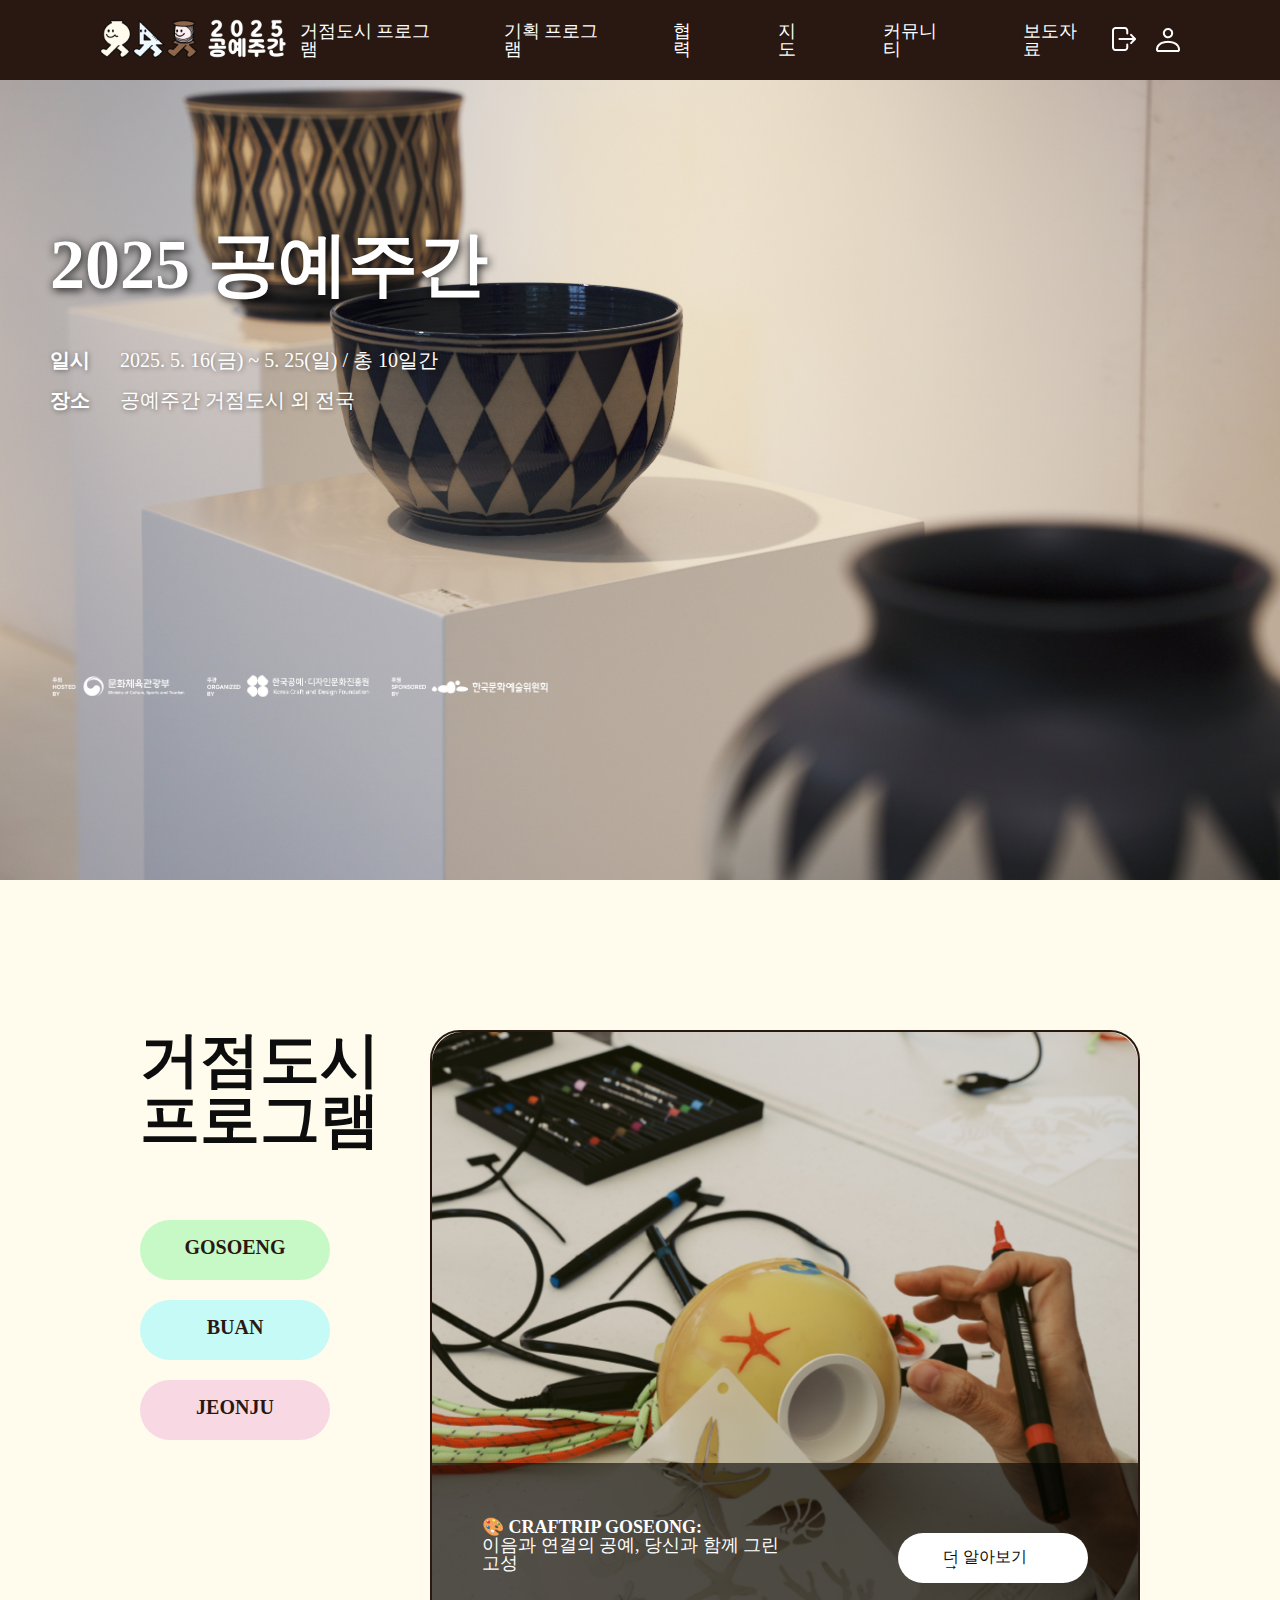
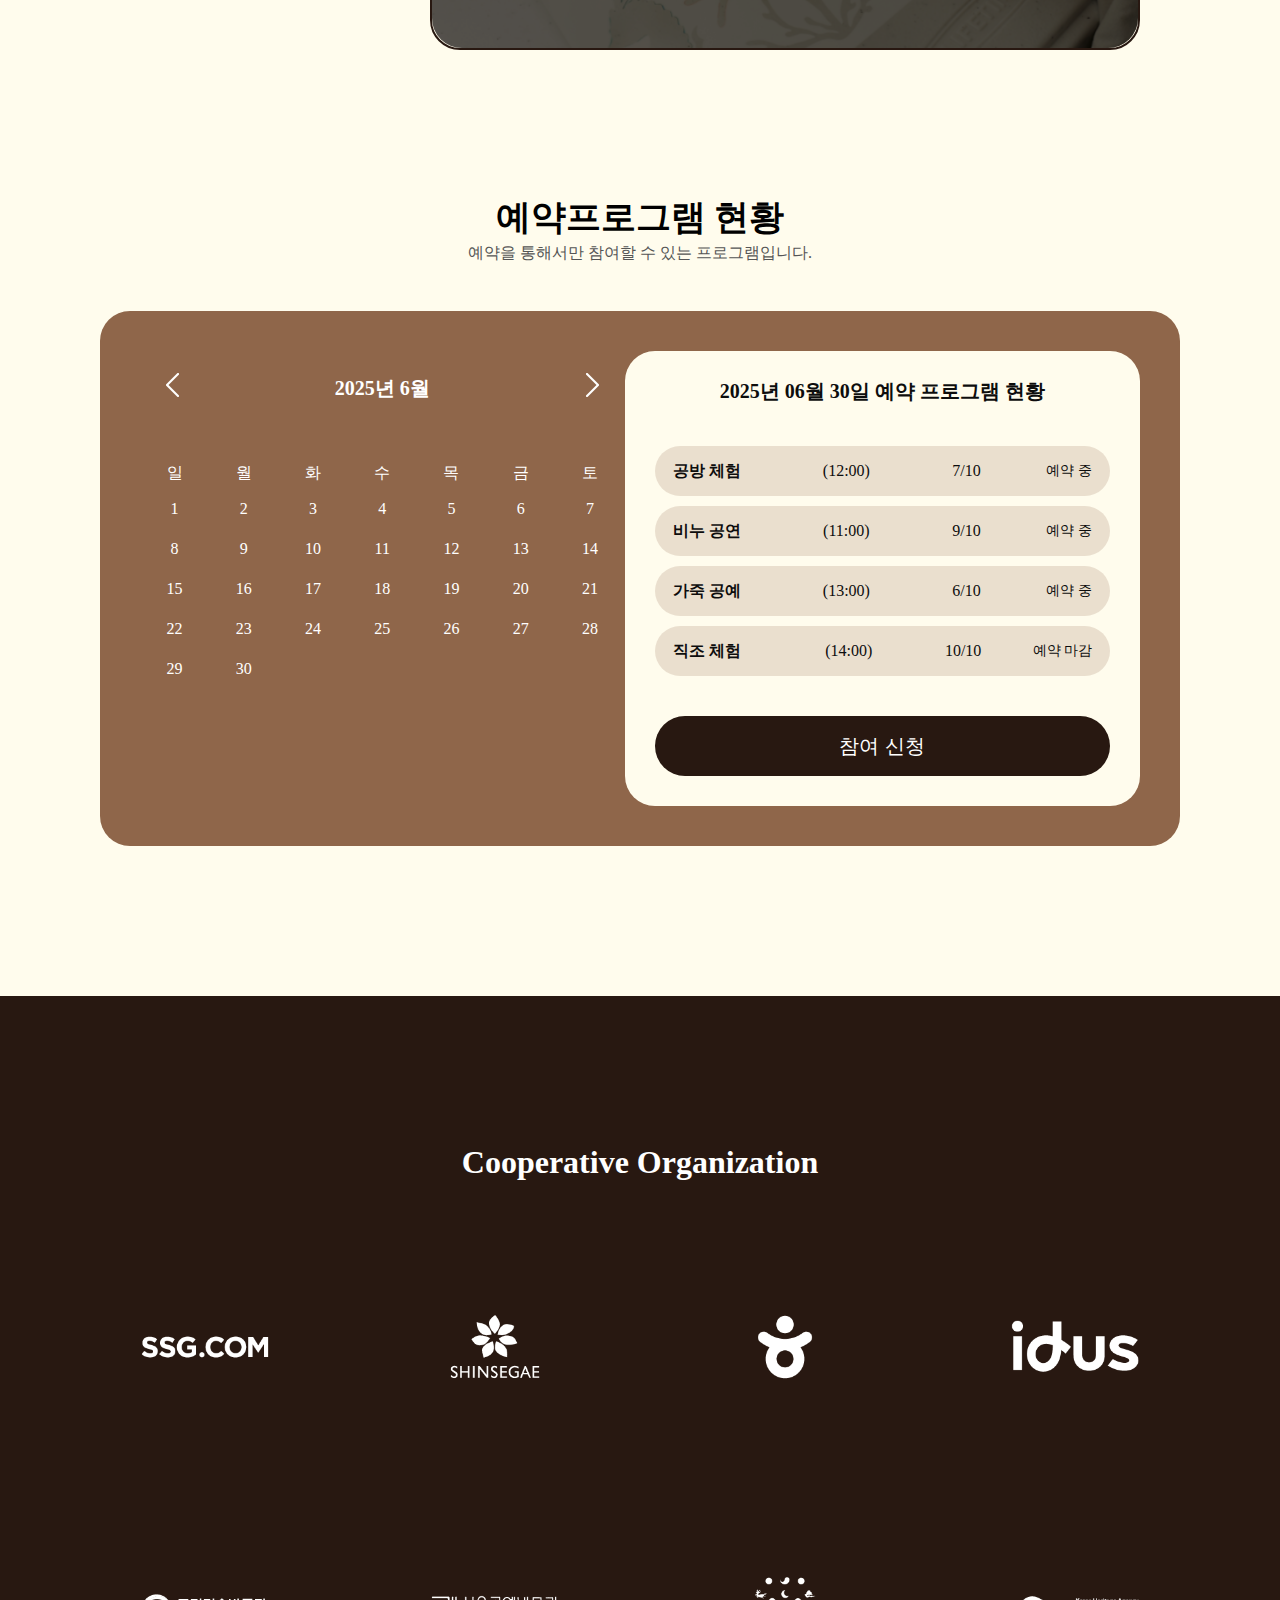
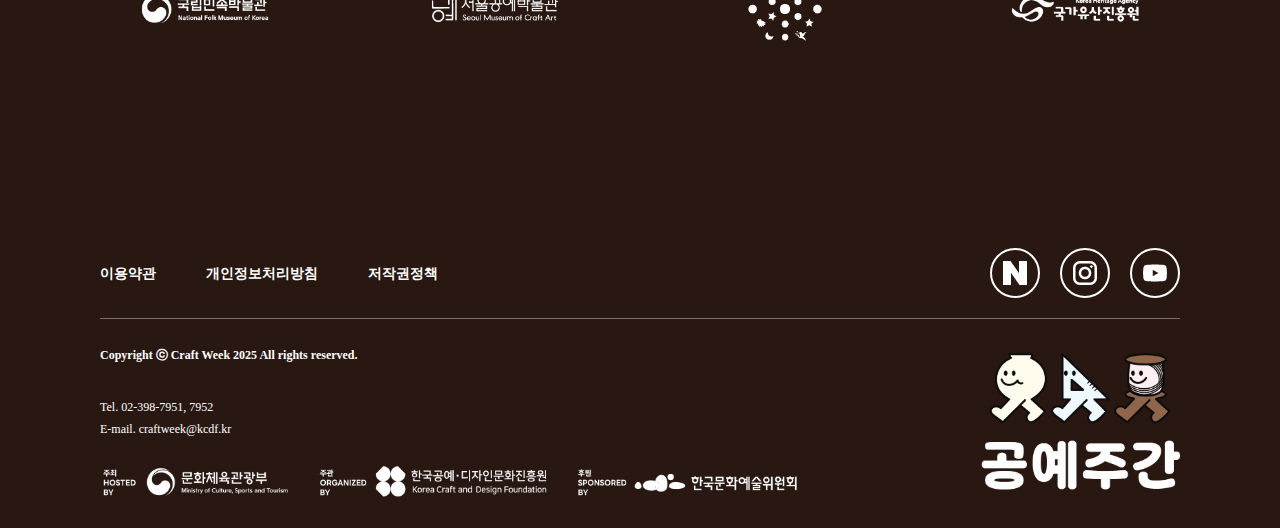
<file: index.html>
<!DOCTYPE html>
<html lang="en">

<head>
    <meta charset="UTF-8">
    <meta name="viewport" content="width=device-width, initial-scale=1.0">
    <title>Document</title>
    <link rel="stylesheet" href="./css/reset.css">
    <link rel="stylesheet" href="./css/common.css">
    <link rel="stylesheet" href="./css/style.css">
</head>

<body>
    <header class="main_header">
        <div class="header_container">
            <div class="logo">
                <a href="./index.html">
                    <img src="./img/logo_garo_ban.png" alt="header_logo">
                </a>
            </div>

            <nav class="main_nav">
                <ul class="nav_menu">
                    <li class="nav_item">
                        거점도시 프로그램
                        <div class="submenu">
                            <a href="./html/program.html">고성</a>
                            <a href="">부안</a>
                            <a href="">전주</a>
                        </div>
                    </li>
                    <li class="nav_item">
                        기획 프로그램
                        <div class="submenu">
                            <a href="./html/all_program.html">전체 프로그램</a>
                            <a href="./html/reservation.html">예약 프로그램</a>
                        </div>
                    </li>
                    <li class="nav_item">
                        협력
                        <div class="submenu">
                            <a href="./html/sub_cooperative.html">협력기관기업</a>
                            <a href="./html/sub_ccsc.html">공예창작지원센터</a>
                        </div>
                    </li>
                    <li class="nav_item">
                        <a href="./html/sub_map.html">지도</a>
                    </li>
                    <li class="nav_item">
                        커뮤니티
                        <div class="submenu">
                            <a href="./html/notice.html">공지사항</a>
                            <a href="./html/faq.html">FAQ</a>
                        </div>
                    </li>
                    <li class="nav_item">
                        <a href="./html/news.html">보도자료</a>
                    </li>
                </ul>
            </nav>

            <div class="header_icons">
                <div class="icon_btn">
                    <a href="./html/login.html">
                        <img src="./img/login_fff.png" alt="login">
                    </a>
                </div>
                <button class="icon_btn">
                    <img src="./img/mypage_fff.png" alt="mypage">
                </button>
                <button class="icon_btn hamburger">
                    <img src="./img/menu_fff.png" alt="menu">
                </button>
            </div>
        </div>
    </header>
    <main>
        <section class="main_door">
            <article class="door_items">
                <p class="door_title">2025 공예주간</p>
                <p class="door_text"><span>일시</span>2025. 5. 16(금) ~ 5. 25(일) / 총 10일간</p>
                <p class="door_text"><span>장소</span>공예주간 거점도시 외 전국</p>
                <div class="door_hosted"></div>
            </article>
        </section>
        <section class="program">
            <div class="program-tit">
                <h1>거점도시
                    <br />프로그램
                </h1>
            </div>
            <div class="program-wrap">
                <div class="program-btn-wrap">
                    <div class="program-btn program-btn1"><a href="./html/program.html">GOSOENG</a></div>
                    <div class="program-btn program-btn2"><a href="">BUAN</a></div>
                    <div class="program-btn program-btn3"><a href="">JEONJU</a></div>
                </div>
                <div class="program-img">
                    <a href="">
                        <img src="./img/g-3.png" alt="program">
                    </a>
                    <div class="opacity-box">
                        <div>
                            <h2><span>🎨 CRAFTRIP GOSEONG:</span> <br> 이음과 연결의 공예, 당신과 함께 그린 고성</h2>
                        </div>
                        <div class="op-btn">
                            <a href="./program.html">더 알아보기 →</a>
                        </div>

                    </div>
                </div>
            </div>
        </section>

        <section class="reservation-container">
            <div class="reservation-frame">
                <div class="reservation-title">
                    <h2>예약프로그램 현황</h2>
                    <p>예약을 통해서만 참여할 수 있는 프로그램입니다.</p>
                </div>

                <div class="reservation-box">
                    <div class="calendar-box">
                        <div class="calendar-header">
                            <button class="prev"><img src="./img/arrow_left_fff.png" alt="arrow_left"></button>
                            <h3>2025년 6월</h3>
                            <button class="next"><img src="./img/arrow_right_fff.png" alt="arrow_right"></button>
                        </div>
                        <table class="calendar-table">
                            <thead>
                                <tr>
                                    <th>일</th>
                                    <th>월</th>
                                    <th>화</th>
                                    <th>수</th>
                                    <th>목</th>
                                    <th>금</th>
                                    <th>토</th>
                                </tr>
                            </thead>
                            <tbody>
                                <tr>
                                    <td>1</td>
                                    <td>2</td>
                                    <td>3</td>
                                    <td>4</td>
                                    <td>5</td>
                                    <td>6</td>
                                    <td>7</td>
                                </tr>
                                <tr>
                                    <td>8</td>
                                    <td>9</td>
                                    <td>10</td>
                                    <td>11</td>
                                    <td>12</td>
                                    <td>13</td>
                                    <td>14</td>
                                </tr>
                                <tr>
                                    <td>15</td>
                                    <td>16</td>
                                    <td>17</td>
                                    <td>18</td>
                                    <td>19</td>
                                    <td>20</td>
                                    <td>21</td>
                                </tr>
                                <tr>
                                    <td>22</td>
                                    <td>23</td>
                                    <td>24</td>
                                    <td>25</td>
                                    <td>26</td>
                                    <td>27</td>
                                    <td>28</td>
                                </tr>
                                <tr>
                                    <td>29</td>
                                    <td>30</td>
                                    <td class="empty"></td>
                                    <td class="empty"></td>
                                    <td class="empty"></td>
                                    <td class="empty"></td>
                                    <td class="empty"></td>
                                </tr>
                            </tbody>
                        </table>
                    </div>
                    <div class="program-box">
                        <h3>2025년 06월 30일 예약 프로그램 현황</h3>

                        <ul class="program-list">
                            <li>
                                <span class="title">공방 체험</span>
                                <span class="time">(12:00)</span>
                                <span class="quota">7/10</span>
                                <span class="status">예약 중</span>
                            </li>
                            <li>
                                <span class="title">비누 공연</span>
                                <span class="time">(11:00)</span>
                                <span class="quota">9/10</span>
                                <span class="status">예약 중</span>
                            </li>
                            <li>
                                <span class="title">가죽 공예</span>
                                <span class="time">(13:00)</span>
                                <span class="quota">6/10</span>
                                <span class="status">예약 중</span>
                            </li>
                            <li>
                                <span class="title">직조 체험</span>
                                <span class="time">(14:00)</span>
                                <span class="quota">10/10</span>
                                <span class="status">예약 마감</span>
                            </li>
                        </ul>

                        <button class="apply-btn">참여 신청</button>
                    </div>
                </div>
            </div>
        </section>

        <section class="cooperative">
            <div class="container">
                <h2 class="title">Cooperative Organization</h2>
                <div class="image-grid">
                    <img src="./img/ssg_logo.png" alt="cooperative_logo1" />
                    <img src="./img/shinsegae_logo.png" alt="cooperative_logo2" />
                    <img src="./img/kto_logo-01.png" alt="cooperative_logo3" />
                    <img src="./img/idus_logo.png" alt="cooperative_logo4" />
                    <img src="./img/NationalFolk_Museum_Of_Korea_logo-01.png" alt="cooperative_logo5" />
                    <img src="./img/Seoul_Museum_of_Craft_Art_logo-01.png" alt="cooperative_logo6" />
                    <img src="./img/GyeonggiCeramic_Museum_logo-01.png" alt="cooperative_logo7" />
                    <img src="./img/Korea_Heritage_Agency_logo-01.png" alt="cooperative_logo8" />
                </div>
            </div>
        </section>
    </main>
    <footer>
        <div class="footer_first">
            <ul class="footer_notice">
                <li><a href="">이용약관</a></li>
                <li><a href="">개인정보처리방침</a></li>
                <li><a href="">저작권정책</a></li>
            </ul>
            <div class="footer_sns">
                <button class=" icon_btn naver">
                    <img src="./img/naver_fff.png" alt="naver">
                </button>
                <button class=" icon_btn instagram">
                    <img src="./img/instra_fff.png" alt="instagram">
                </button>
                <button class=" icon_btn youtube">
                    <img src="./img/youtube_fff.png" alt="youtube">
                </button>
            </div>
        </div>
        <div class="footer_second">
            <div>
                <p class="stress">Copyright ⓒ Craft Week 2025 All rights reserved.</p>
                <div class="footer_infrom">
                    <p>Tel. 02-398-7951, 7952</p>
                    <p>E-mail. craftweek@kcdf.kr</p>
                </div>
                <div class="footer_hosted"></div>
            </div>
            <div class="footer_logo"></div>
        </div>
    </footer>

    <script src="./js/script.js"></script>
</body>

</html>
</file>
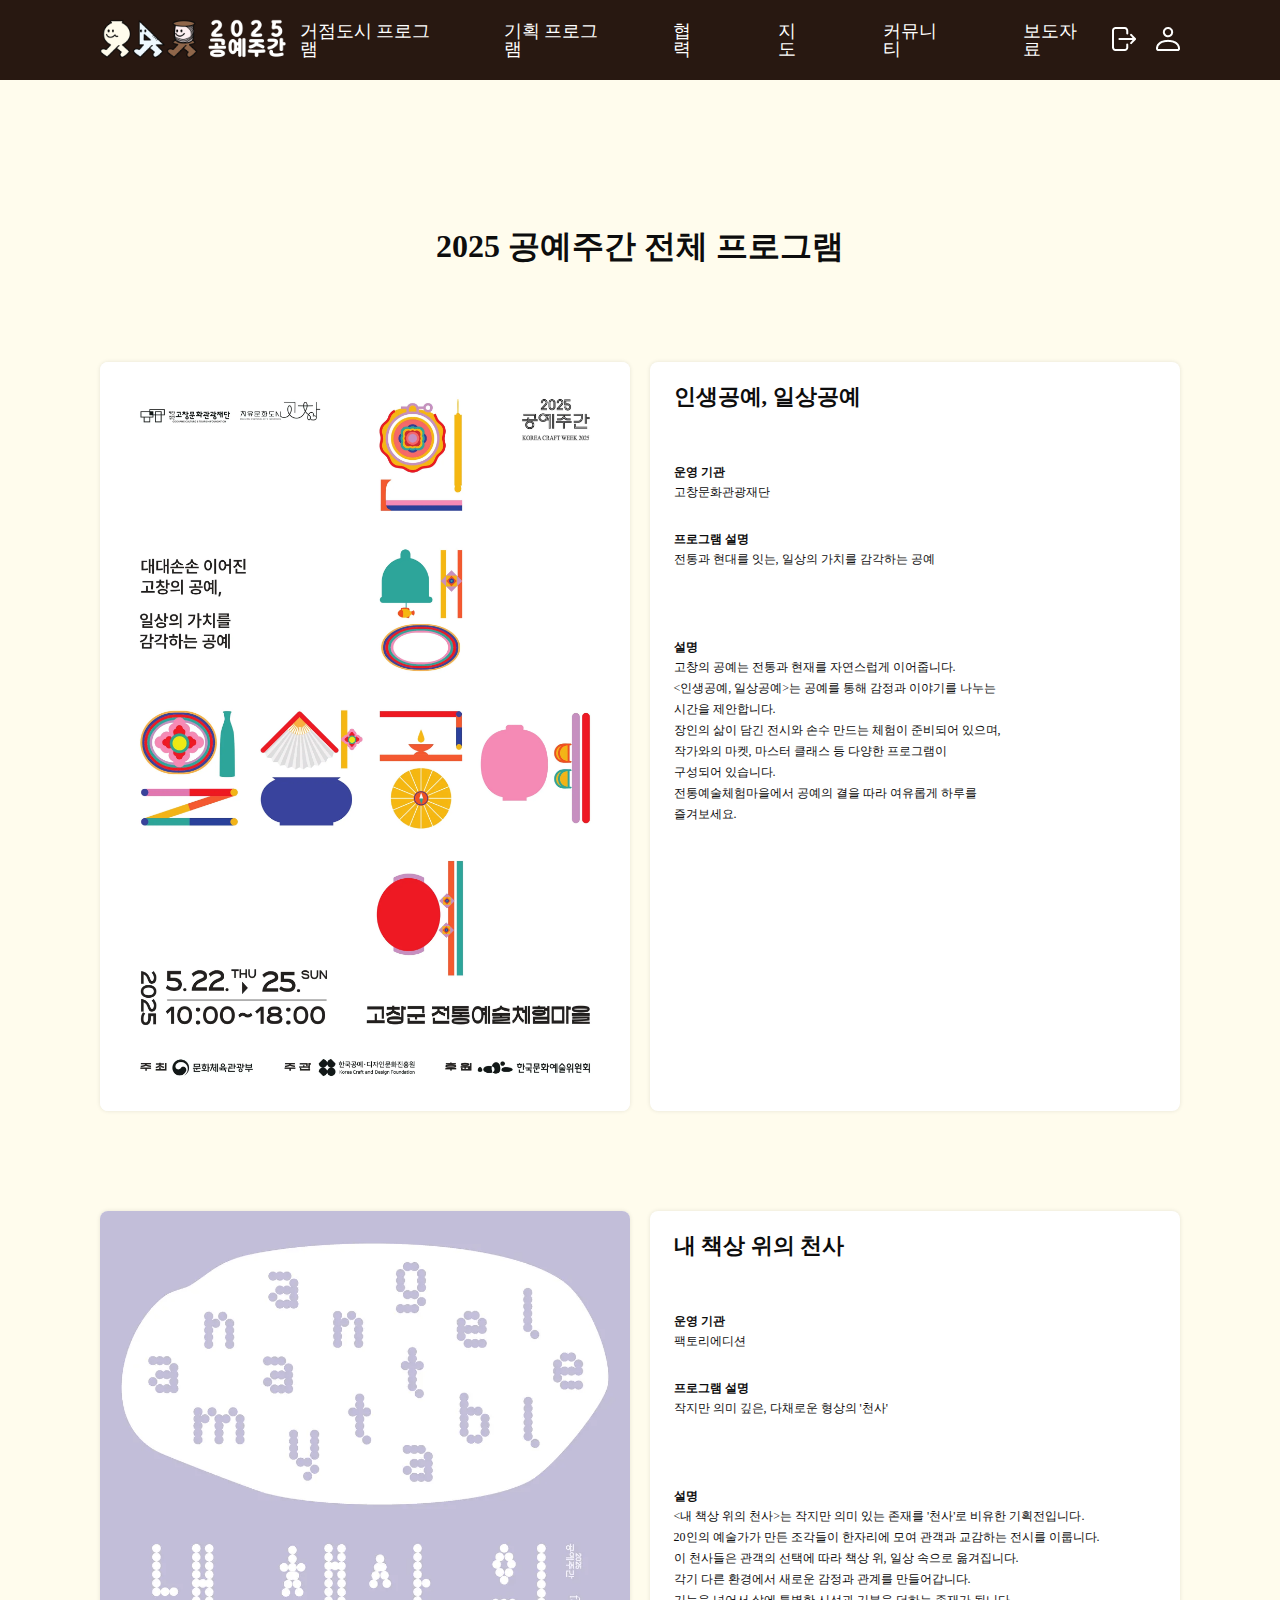
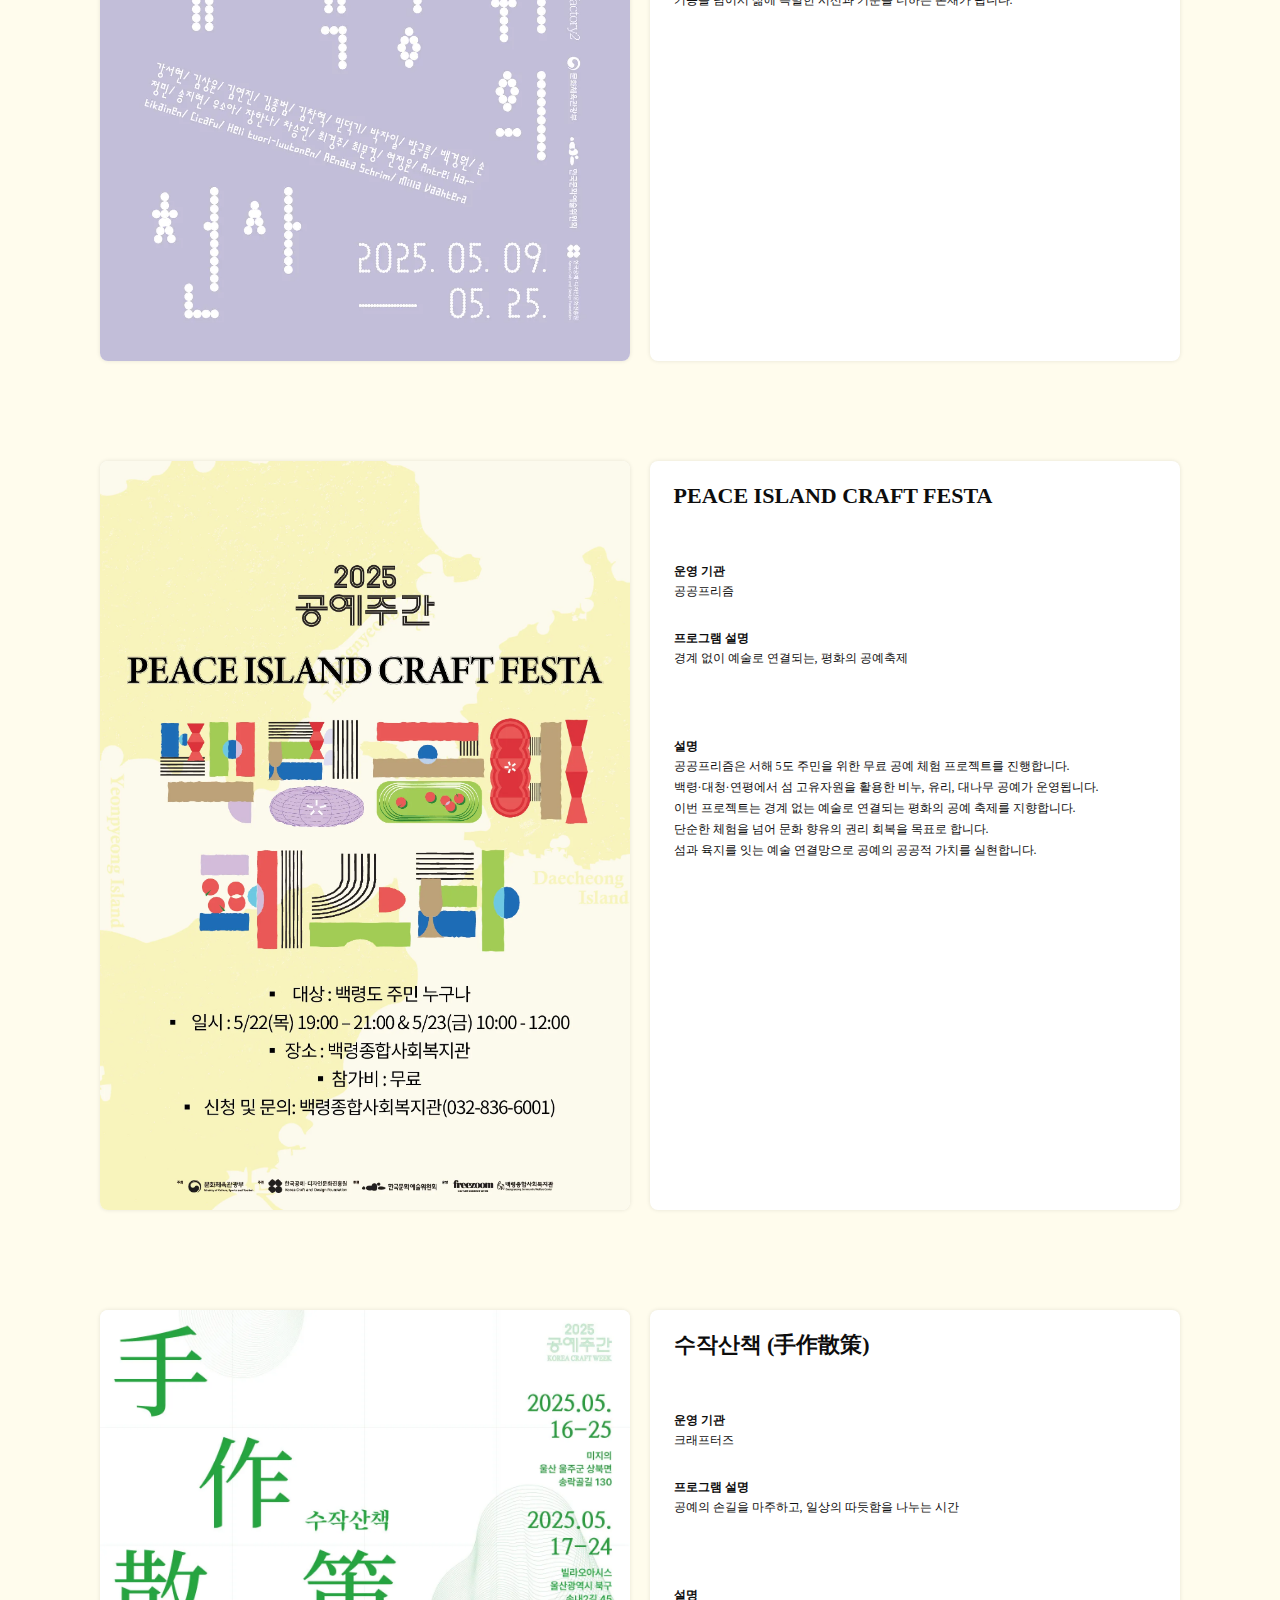
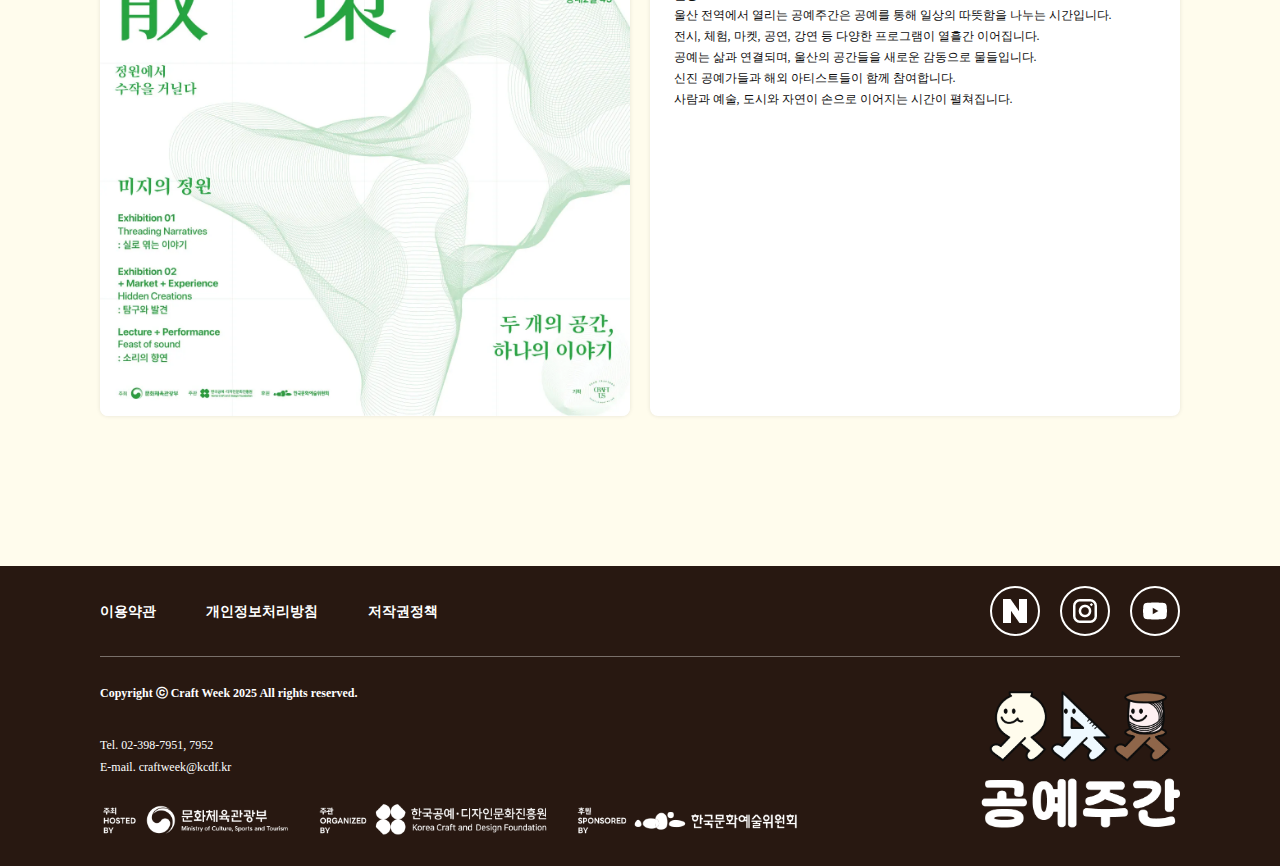
<file: html/all_program.html>
<!DOCTYPE html>
<html lang="en">

<head>
  <meta charset="UTF-8">
  <meta name="viewport" content="width=device-width, initial-scale=1.0">
  <title>Document</title>
  <link rel="stylesheet" href="../css/reset.css">
  <link rel="stylesheet" href="../css/common.css">
  <link rel="stylesheet" href="../css/all_program.css">
</head>

<body>
  <header class="main_header">
    <div class="header_container">
      <div class="logo">
        <a href="../index.html"><img src="../img/logo_garo_ban.png" alt="header_logo"></a>
      </div>

      <nav class="main_nav">
        <ul class="nav_menu">
          <li class="nav_item">
            거점도시 프로그램
            <div class="submenu">
              <a href="./program.html">고성</a>
              <a href="">부안</a>
              <a href="">전주</a>
            </div>
          </li>
          <li class="nav_item">
            기획 프로그램
            <div class="submenu">
              <a href="./all_program.html">전체 프로그램</a>
              <a href="./reservation_program.html">예약 프로그램</a>
            </div>
          </li>
          <li class="nav_item">
            협력
            <div class="submenu">
              <a href="./sub_cooperative.html">협력기관/기업</a>
              <a href="./sub_ccsc.html">공예창작지원센터</a>
            </div>
          </li>
          <li class="nav_item">
            <a href="../html/sub_map.html">지도</a>
          </li>
          <li class="nav_item">
            커뮤니티
            <div class="submenu">
              <a href="./notice.html">공지사항</a>
              <a href="./faq.html">FAQ</a>
            </div>
          </li>
          <li class="nav_item">
            <a href="./news.html">보도자료</a>
          </li>
        </ul>
      </nav>

      <div class="header_icons">
        <button class="icon_btn">
          <a href="./login.html">
            <img src="../img/login_fff.png" alt="">
          </a>
        </button>
        <button class="icon_btn">
          <a href="./mypage.html">
            <img src="../img/mypage_fff.png" alt="">
          </a>
        </button>
        <button class="icon_btn hamburger">
          <img src="../img/menu_fff.png" alt="">
        </button>
      </div>
    </div>
  </header>

  <main>
    <div class="program-title">
      <h2>2025 공예주간 전체 프로그램</h2>
    </div>

    <section class="program-wrapper">
      <div class="program-set">
        <div class="program-box image-box">
          <img src="../img/everyday_craft(8).webp" alt="일상 공예" />
        </div>
        <div class="program-box text-box">
          <h3>인생공예, 일상공예</h3>
          <div class="info-section">
            <span class="label">운영 기관</span>
            <p class="value">고창문화관광재단</p>
          </div>
          <div class="info-section">
            <span class="label">프로그램 설명</span>
            <p class="value">전통과 현대를 잇는, 일상의 가치를 감각하는 공예</p>
          </div>
          <div class="info-section">
            <span class="label">설명</span>
            <p class="value">
              고창의 공예는 전통과 현재를 자연스럽게 이어줍니다.<br>
              <인생공예, 일상공예>는 공예를 통해 감정과 이야기를 나누는<br>
                시간을 제안합니다.<br>
                장인의 삶이 담긴 전시와 손수 만드는 체험이 준비되어 있으며,<br>
                작가와의 마켓, 마스터 클래스 등 다양한 프로그램이<br>
                구성되어 있습니다.<br>
                전통예술체험마을에서 공예의 결을 따라 여유롭게 하루를<br>
                즐겨보세요.
            </p>
          </div>
        </div>
      </div>

      <div class="program-set">
        <div class="program-box image-box">
          <img src="../img/Angel_on_my_desk(3).webp" alt="내 책상 위의 천사" />
        </div>
        <div class="program-box text-box">
          <h3>내 책상 위의 천사</h3>
          <div class="info-section">
            <span class="label">운영 기관</span>
            <p class="value">팩토리에디션</p>
          </div>
          <div class="info-section">
            <span class="label">프로그램 설명</span>
            <p class="value">작지만 의미 깊은, 다채로운 형상의 '천사'</p>
          </div>
          <div class="info-section">
            <span class="label">설명</span>
            <p class="value">
              <내 책상 위의 천사>는 작지만 의미 있는 존재를 '천사'로 비유한 기획전입니다.<br>
                20인의 예술가가 만든 조각들이 한자리에 모여 관객과 교감하는 전시를 이룹니다.<br>
                이 천사들은 관객의 선택에 따라 책상 위, 일상 속으로 옮겨집니다.<br>
                각기 다른 환경에서 새로운 감정과 관계를 만들어갑니다.<br>
                기능을 넘어서 삶에 특별한 시선과 기분을 더하는 존재가 됩니다.
            </p>
          </div>
        </div>
      </div>

      <div class="program-set">
        <div class="program-box image-box">
          <img src="../img/Baengnyeong_Craft_Festival(4).webp" alt="PEACE ISLAND CRAFT FESTA" />
        </div>
        <div class="program-box text-box">
          <h3>PEACE ISLAND CRAFT FESTA</h3>
          <div class="info-section">
            <span class="label">운영 기관</span>
            <p class="value">공공프리즘</p>
          </div>
          <div class="info-section">
            <span class="label">프로그램 설명</span>
            <p class="value">경계 없이 예술로 연결되는, 평화의 공예축제</p>
          </div>
          <div class="info-section">
            <span class="label">설명</span>
            <p class="value">
              공공프리즘은 서해 5도 주민을 위한 무료 공예 체험 프로젝트를 진행합니다.<br>
              백령·대청·연평에서 섬 고유자원을 활용한 비누, 유리, 대나무 공예가 운영됩니다.<br>
              이번 프로젝트는 경계 없는 예술로 연결되는 평화의 공예 축제를 지향합니다.<br>
              단순한 체험을 넘어 문화 향유의 권리 회복을 목표로 합니다.<br>
              섬과 육지를 잇는 예술 연결망으로 공예의 공공적 가치를 실현합니다.
            </p>
          </div>
        </div>
      </div>

      <div class="program-set">
        <div class="program-box image-box">
          <img src="../img/a_hand_crowded_walk(7).webp" alt="수작산책" />
        </div>
        <div class="program-box text-box">
          <h3>수작산책 (手作散策)</h3>
          <div class="info-section">
            <span class="label">운영 기관</span>
            <p class="value">크래프터즈</p>
          </div>
          <div class="info-section">
            <span class="label">프로그램 설명</span>
            <p class="value">공예의 손길을 마주하고, 일상의 따듯함을 나누는 시간</p>
          </div>
          <div class="info-section">
            <span class="label">설명</span>
            <p class="value">
              울산 전역에서 열리는 공예주간은 공예를 통해 일상의 따뜻함을 나누는 시간입니다.<br>
              전시, 체험, 마켓, 공연, 강연 등 다양한 프로그램이 열흘간 이어집니다.<br>
              공예는 삶과 연결되며, 울산의 공간들을 새로운 감동으로 물들입니다.<br>
              신진 공예가들과 해외 아티스트들이 함께 참여합니다.<br>
              사람과 예술, 도시와 자연이 손으로 이어지는 시간이 펼쳐집니다.
            </p>
          </div>
        </div>
      </div>
    </section>
  </main>

  <footer>
    <div class="footer_first">
      <ul class="footer_notice">
        <li><a href="">이용약관</a></li>
        <li><a href="">개인정보처리방침</a></li>
        <li><a href="">저작권정책</a></li>
      </ul>
      <div class="footer_sns">
        <button class=" icon_btn naver">
          <img src="../img/naver_fff.png" alt="naver_icon">
        </button>
        <button class=" icon_btn instagram">
          <img src="../img/instra_fff.png" alt="instagram_icon">
        </button>
        <button class=" icon_btn youtube">
          <img src="../img/youtube_fff.png" alt="youtube_icon">
        </button>
      </div>
    </div>
    <div class="footer_second">
      <div>
        <p class="stress">Copyright ⓒ Craft Week 2025 All rights reserved.</p>
        <div class="footer_infrom">
          <p>Tel. 02-398-7951, 7952</p>
          <p>E-mail. craftweek@kcdf.kr</p>
        </div>
        <div class="footer_hosted"></div>
      </div>
      <div class="footer_logo"></div>
    </div>
  </footer>



  <script src="../js/script.js"></script>
</body>

</html>
</file>
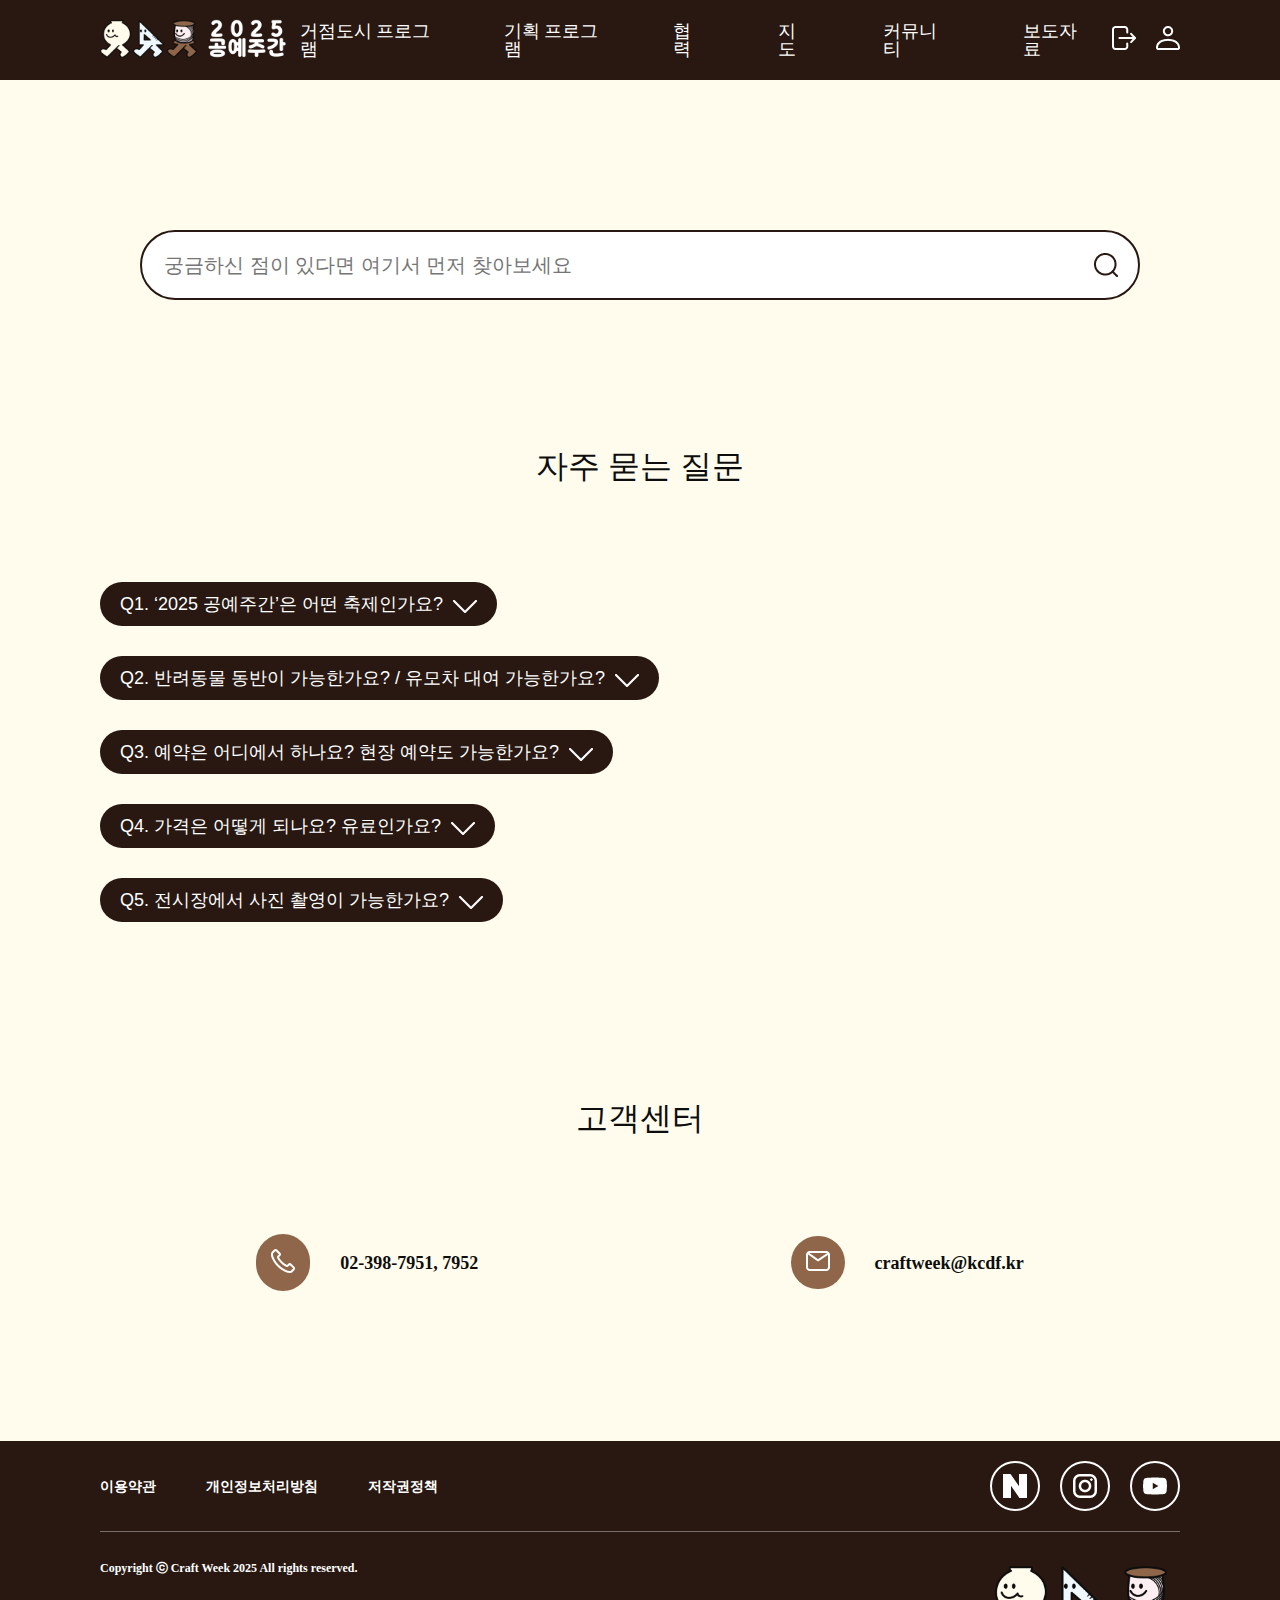
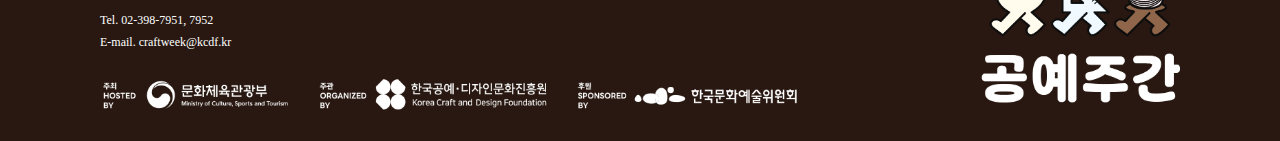
<file: html/faq.html>
<!DOCTYPE html>
<html lang="en">

<head>
    <meta charset="UTF-8">
    <meta name="viewport" content="width=device-width, initial-scale=1.0">
    <title>Document</title>
    <link rel="stylesheet" href="../css/reset.css">
    <link rel="stylesheet" href="../css/common.css">
    <link rel="stylesheet" href="../css/faq.css">
</head>

<body>
  <header class="main_header">
    <div class="header_container">
      <div class="logo">
        <a href="../index.html"><img src="../img/logo_garo_ban.png" alt="header_logo"></a>
      </div>

      <nav class="main_nav">
        <ul class="nav_menu">
          <li class="nav_item">
            거점도시 프로그램
            <div class="submenu">
              <a href="./program.html">고성</a>
              <a href="">부안</a>
              <a href="">전주</a>
            </div>
          </li>
          <li class="nav_item">
            기획 프로그램
            <div class="submenu">
              <a href="./all_program.html">전체 프로그램</a>
              <a href="./reservation_program.html">예약 프로그램</a>
            </div>
          </li>
          <li class="nav_item">
            협력
            <div class="submenu">
              <a href="./sub_cooperative.html">협력기관/기업</a>
              <a href="./sub_ccsc.html">공예창작지원센터</a>
            </div>
          </li>
          <li class="nav_item">
            <a href="../html/sub_map.html">지도</a>
          </li>
          <li class="nav_item">
            커뮤니티
            <div class="submenu">
              <a href="./notice.html">공지사항</a>
              <a href="./faq.html">FAQ</a>
            </div>
          </li>
          <li class="nav_item">
            <a href="./news.html">보도자료</a>
          </li>
        </ul>
      </nav>

      <div class="header_icons">
        <button class="icon_btn">
          <a href="./login.html">
            <img src="../img/login_fff.png" alt="">
          </a>
        </button>
        <button class="icon_btn">
          <a href="./mypage.html">
            <img src="../img/mypage_fff.png" alt="">
          </a>
        </button>
        <button class="icon_btn hamburger">
          <img src="../img/menu_fff.png" alt="">
        </button>
      </div>
    </div>
  </header>

    <main>
        <section>
            <article class="faq_search">
                <form method="get" class="search_box">
                    <input class="search_text" type="text" placeholder="궁금하신 점이 있다면 여기서 먼저 찾아보세요">
                    <button class="icon_btn search_btn" type="submit">
                        <img src="../img/search.png" alt="">
                    </button>
                </form>
            </article>
            <article class="faq_sec">
                <p class="main_title">자주 묻는 질문</p>
                <div class="question">
                    <button class="icon_btn faq_q">
                        Q1. ‘2025 공예주간’은 어떤 축제인가요?
                        <img src="../img/arrow_down_fff.png" alt="">
                    </button>
                    <div class="faq_answer">
                        <p>안녕하세요, 참가자 님.<br />
                            <br />‘2025 공예주간’은 국내 최대 규모로 열리는 공예 축제이며, 공예의 즐거움을 알리고 나누고자 한국공예·디자인문화진흥원의 주관으로 시작한 공예
                            행사입니다.
                            <br />
                            <br />전국 곳곳에서 다양한 공예품을 만나 보실 수 있도록 기획하였으며, 폭넓은 생산과 소비 활동이 만나는 복합 플랫폼을 생성함으로써 일상의 공예를 즐기는 방법을
                            공유하는
                            축제입니다.
                            <br />
                            <br />공예에 관심이 있는 사람이라면 누구든지 환영합니다.
                            <br />
                            <br />감사합니다.
                        </p>
                    </div>
                </div>
                <div class="question">
                    <button class="icon_btn faq_q">
                            Q2. 반려동물 동반이 가능한가요? / 유모차 대여 가능한가요?
                        <img src="../img/arrow_down_fff.png" alt="">
                    </button>
                    <div class="faq_answer">
                        <p>안녕하세요, 참가자 님.
                            <br />
                            <br />반려동물 동반은 불가함을 알려드립니다.<br />알레르기 보유 관람객이 계실 수 있어 주최 측에서 내린 불가피한 결정이며, 이 점 양해해주시기 바랍니다.
                            <br />불편을 드려 굉장히 죄송합니다.
                            <br />
                            <br />유모차 대여의 경우, 전시장에 한해서만 가능합니다.(체험장의 경우 유모차 소지가 불가능합니다.)
                            <br />비용은 무료이며, 각 전시장 안내데스크에서 대여 절차에 대해 자세히 문의하시기 바랍니다.
                            <br />
                            <br />감사합니다.
                        </p>
                    </div>
                </div>
                <div class="question">
                    <button class="icon_btn faq_q">
                            Q3. 예약은 어디에서 하나요? 현장 예약도 가능한가요?
                            <img src="../img/arrow_down_fff.png" alt="">
                    </button>
                    <div class="faq_answer">
                        <p>안녕하세요, 참가자 님.<br />
                            <br />예약은 기획 프로그램 카테고리 내에 있는 ‘예약 프로그램’ 내에서 가능합니다.
                            <br />원하시는 프로그램을 선택하신 후, 상세 페이지로 들어가시면 예약 페이지가 있습니다.
                            <br />
                            <br />현장 예약 또한 가능하나, 이미 예약이 완료된 프로그램은 예약하실 수 없습니다.
                            <br />가능하시다면 현장 예약보다는 온라인 예약을 추천드립니다.
                            <br />
                            <br />감사합니다.
                        </p>
                    </div>
                </div>
                <div class="question">
                    <button class="icon_btn faq_q">
                            Q4. 가격은 어떻게 되나요? 유료인가요?
                        <img src="../img/arrow_down_fff.png" alt="">
                    </button>
                    <div class="faq_answer">
                        <p>안녕하세요, 참가자 님.<br />
                            <br />‘2025 공예주간‘ 축제는 기본적으로 무료로 진행되고 있습니다.
                            <br />
                            <br />다만, 예약 프로그램 중 유료인 경우 / 체험 프로그램 중 제품 구매로 이어지는 경우 등, 유료로 진행될 수 있습니다.
                            <br />또한 프로그램에 따라 가격에 변동사항이 생길 수 있습니다.
                            <br />
                            <br />이 점 유의하시어 참여해주시기 바랍니다.<br />
                            <br />감사합니다.
                        </p>
                    </div>
                </div>
                <div class="question">
                    <button class="icon_btn faq_q">
                            Q5. 전시장에서 사진 촬영이 가능한가요?
                        <img src="../img/arrow_down_fff.png" alt="">
                    </button>
                    <div class="faq_answer">
                        <p>안녕하세요, 참가자 님.<br />
                            <br />‘2025 공예주간’ 축제에서 진행중인 전시 중, 촬영 금지가 명시되어 있는 곳을 제외하고는 모두 촬영이 가능합니다.
                            <br />
                            <br />그러나 다양한 전시품 중 깨지기 쉽거나 빛 반사에 예민한 공예품이 있을 수 있습니다.
                            <br />관람객의 포화 상태가 유지될 경우, 촬영 제한 구역인 경우 안전에 유의해주시고 순서를 지켜 타인에게 방해되지 않도록 매너 있는 관람을 부탁드리겠습니다.
                            <br />
                            <br />감사합니다.
                        </p>
                    </div>
                </div>
            </article>
            <div>
                <p class="main_title">고객센터</p>
            </div>
            <article class="inquiry">
                <div class="inq_icon call_icon">
                    <div><img src="../img/call_fff.png" alt=""></div>
                    <p>02-398-7951, 7952</p>
                </div>
                <div class="inq_icon mail_icon">
                    <div><img src="../img/mail_fff.png" alt=""></div>
                    <p>craftweek@kcdf.kr</p>
                </div>
            </article>
        </section>
    </main>
    <footer>
        <div class="footer_first">
            <ul class="footer_notice">
                <li><a href="">이용약관</a></li>
                <li><a href="">개인정보처리방침</a></li>
                <li><a href="">저작권정책</a></li>
            </ul>
            <div class="footer_sns">
                <button class=" icon_btn naver">
                    <img src="../img/naver_fff.png" alt="naver_icon">
                </button>
                <button class=" icon_btn instagram">
                    <img src="../img/instra_fff.png" alt="instagram_icon">
                </button>
                <button class=" icon_btn youtube">
                    <img src="../img/youtube_fff.png" alt="youtube_icon">
                </button>
            </div>
        </div>
        <div class="footer_second">
            <div>
                <p class="stress">Copyright ⓒ Craft Week 2025 All rights reserved.</p>
                <div class="footer_infrom">
                    <p>Tel. 02-398-7951, 7952</p>
                    <p>E-mail. craftweek@kcdf.kr</p>
                </div>
                <div class="footer_hosted"></div>
            </div>
            <div class="footer_logo"></div>
        </div>
    </footer>


    <script src="../js/script.js"></script>
</body>

</html>
</file>
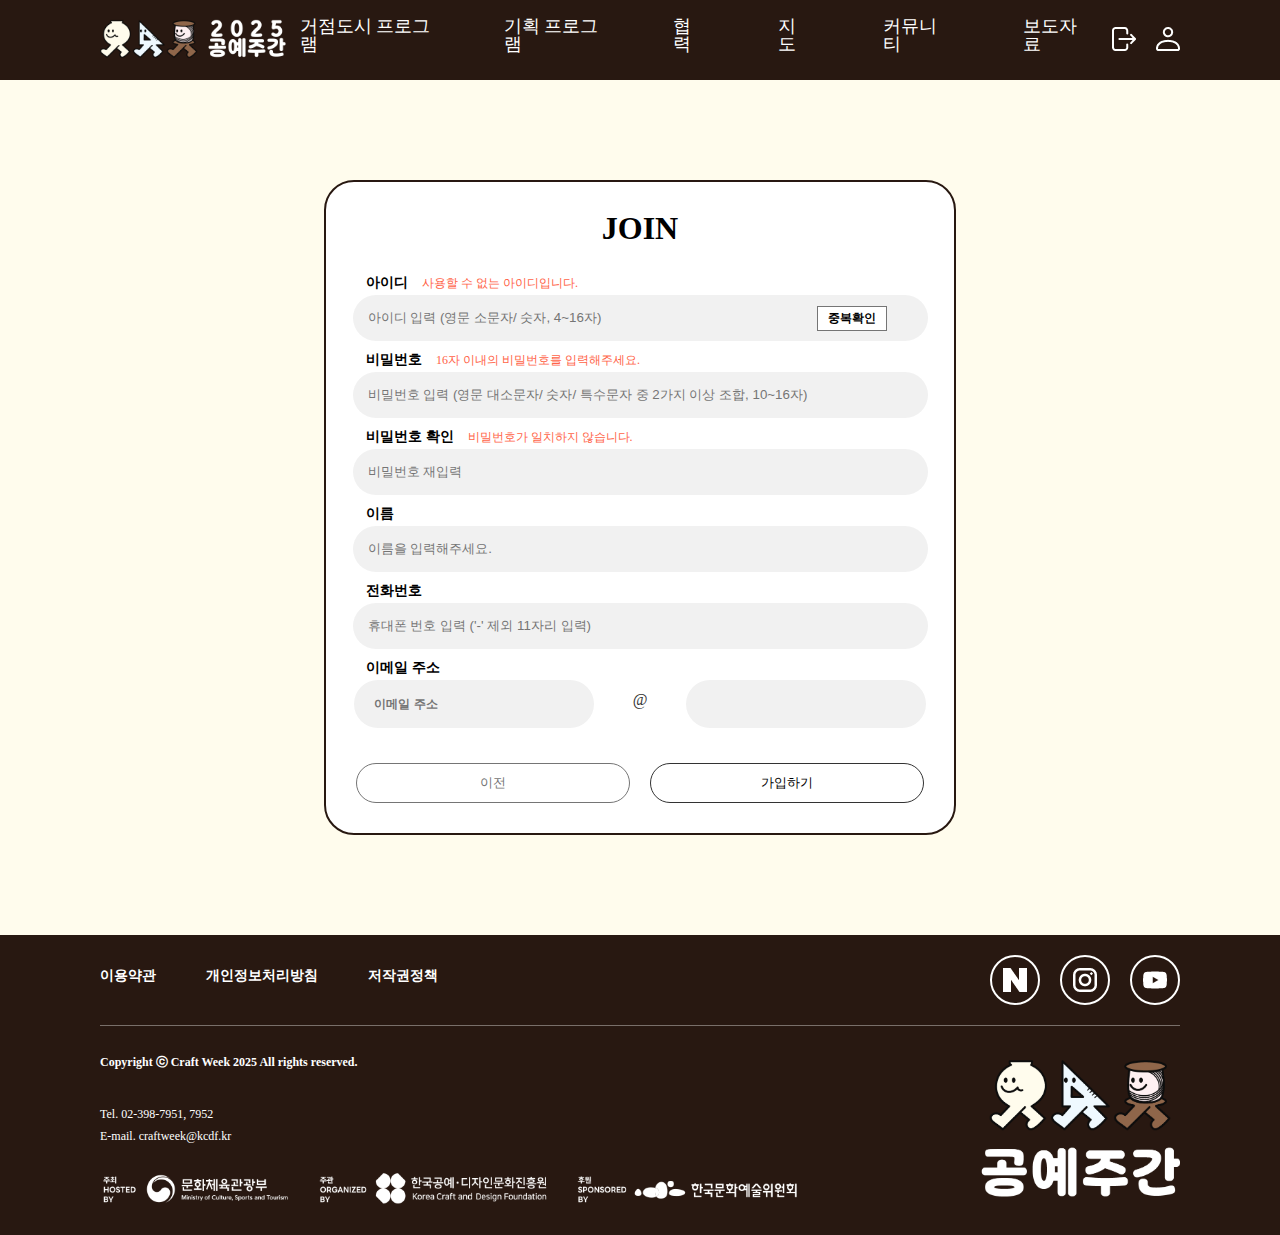
<file: html/join.html>
<!DOCTYPE html>
<html lang="en">
<head>
    <meta charset="UTF-8">
    <meta http-equiv="X-UA-Compatible" content="IE=edge">
    <meta name="viewport" content="width=device-width, initial-scale=1.0">
    <title>Document</title>
    <link rel="stylesheet" href="../css/reset.css">
    <link rel="stylesheet" href="../css/common.css">
    <link rel="stylesheet" href="../css/join.css">
</head>
<body>
    <header class="main_header">
        <div class="header_container">
          <div class="logo">
            <a href="../index.html"><img src="../img/logo_garo_ban.png" alt="header_logo"></a>
          </div>
    
          <nav class="main_nav">
            <ul class="nav_menu">
              <li class="nav_item">
                거점도시 프로그램
                <div class="submenu">
                  <a href="./program.html">고성</a>
                  <a href="">부안</a>
                  <a href="">전주</a>
                </div>
              </li>
              <li class="nav_item">
                기획 프로그램
                <div class="submenu">
                  <a href="./all_program.html">전체 프로그램</a>
                  <a href="./reservation_program.html">예약 프로그램</a>
                </div>
              </li>
              <li class="nav_item">
                협력
                <div class="submenu">
                  <a href="./sub_cooperative.html">협력기관/기업</a>
                  <a href="./sub_ccsc.html">공예창작지원센터</a>
                </div>
              </li>
              <li class="nav_item">
                <a href="../html/sub_map.html">지도</a>
              </li>
              <li class="nav_item">
                커뮤니티
                <div class="submenu">
                  <a href="./notice.html">공지사항</a>
                  <a href="./faq.html">FAQ</a>
                </div>
              </li>
              <li class="nav_item">
                <a href="./news.html">보도자료</a>
              </li>
            </ul>
          </nav>
    
          <div class="header_icons">
            <button class="icon_btn">
              <a href="./login.html">
                <img src="../img/login_fff.png" alt="">
              </a>
            </button>
            <button class="icon_btn">
              <a href="./mypage.html">
                <img src="../img/mypage_fff.png" alt="">
              </a>
            </button>
            <button class="icon_btn hamburger">
              <img src="../img/menu_fff.png" alt="">
            </button>
          </div>
        </div>
      </header>
    
    <main>
        <section>
        <div class="tit-wrap">
            <h2>JOIN</h2>
        </div>
        <div class="form-wrap">
            <form action="" method="POST">
                <ul>
                    <li>
                        <div>
                        <label>아이디</label> 
                        <span>사용할 수 없는 아이디입니다.
                        </span>
                        </div>
                        <div class="box1">
                            <input class="id-box" type="text" placeholder="아이디 입력 (영문 소문자/ 숫자, 4~16자)">
                            <input type="button" value="중복확인">
                        </div>
                    </li>
                    <li>
                        <div>
                            <label>비밀번호</label>
                            <span>16자 이내의 비밀번호를 입력해주세요.</span>
                        </div>
                        <div class="box">
                            <input type="password" placeholder="비밀번호 입력 (영문 대소문자/ 숫자/ 특수문자 중 2가지 이상 조합, 10~16자) ">
                        </div>
                    </li>
                    <li>
                        <div>
                            <label>비밀번호 확인</label>
                            <span>
                                비밀번호가 일치하지 않습니다.
                            </span>
                        </div>
                        <div class="box">
                            <input type="password" placeholder="비밀번호 재입력">
                        </div>
                    </li>
                    <li>
                        <div>
                            <label>이름</label>
                        </div>
                        <div class="box">
                            <input type="text" placeholder="이름을 입력해주세요.">
                        </div>
                    </li>
                    <li>
                        <div>
                            <label>전화번호</label>
                        </div>
                        <div class="box">
                            <input type="text" placeholder="휴대폰 번호 입력 ('-' 제외 11자리 입력)">
                        </div>
                    </li>
                    <li>
                        <div>
                            <label>이메일 주소</label>
                        </div>
                        <div class="email">
                            <input type="text" placeholder="이메일 주소">
                            <b>@</b>
                            <input list="email" name="email">
                            <datalist id="email">
                                <option value="naver.com"></option>
                                <option value="gmail.com"></option>
                                <option value="daum.net"></option>
                                <option value="nate.com"></option>
                            </datalist>
                        </div>
                    </li>
                    
                </ul>
                <div class="join-btn">
                <input type="reset" value="이전">
                <input type="submit" value="가입하기">
                </div>
            </form>
        </div>
        </section>
    </main>
     <footer>
        <div class="footer_first">
            <ul class="footer_notice">
                <li><a href="">이용약관</a></li>
                <li><a href="">개인정보처리방침</a></li>
                <li><a href="">저작권정책</a></li>
            </ul>
            <div class="footer_sns">
                <button class=" icon_btn naver">
                    <img src="../img/naver_fff.png" alt="naver_icon">
                </button>
                <button class=" icon_btn instagram">
                    <img src="../img/instra_fff.png" alt="instagram_icon">
                </button>
                <button class=" icon_btn youtube">
                    <img src="../img/youtube_fff.png" alt="youtube_icon">
                </button>
            </div>
        </div>
        <div class="footer_second">
            <div>
                <p class="stress">Copyright ⓒ Craft Week 2025 All rights reserved.</p>
                <div class="footer_infrom">
                    <p>Tel. 02-398-7951, 7952</p>
                    <p>E-mail. craftweek@kcdf.kr</p>
                </div>
                <div class="footer_hosted"></div>
            </div>
            <div class="footer_logo"></div>
        </div>
    </footer>

    <script src="../js/script.js"></script>
</body>
</html>
</file>
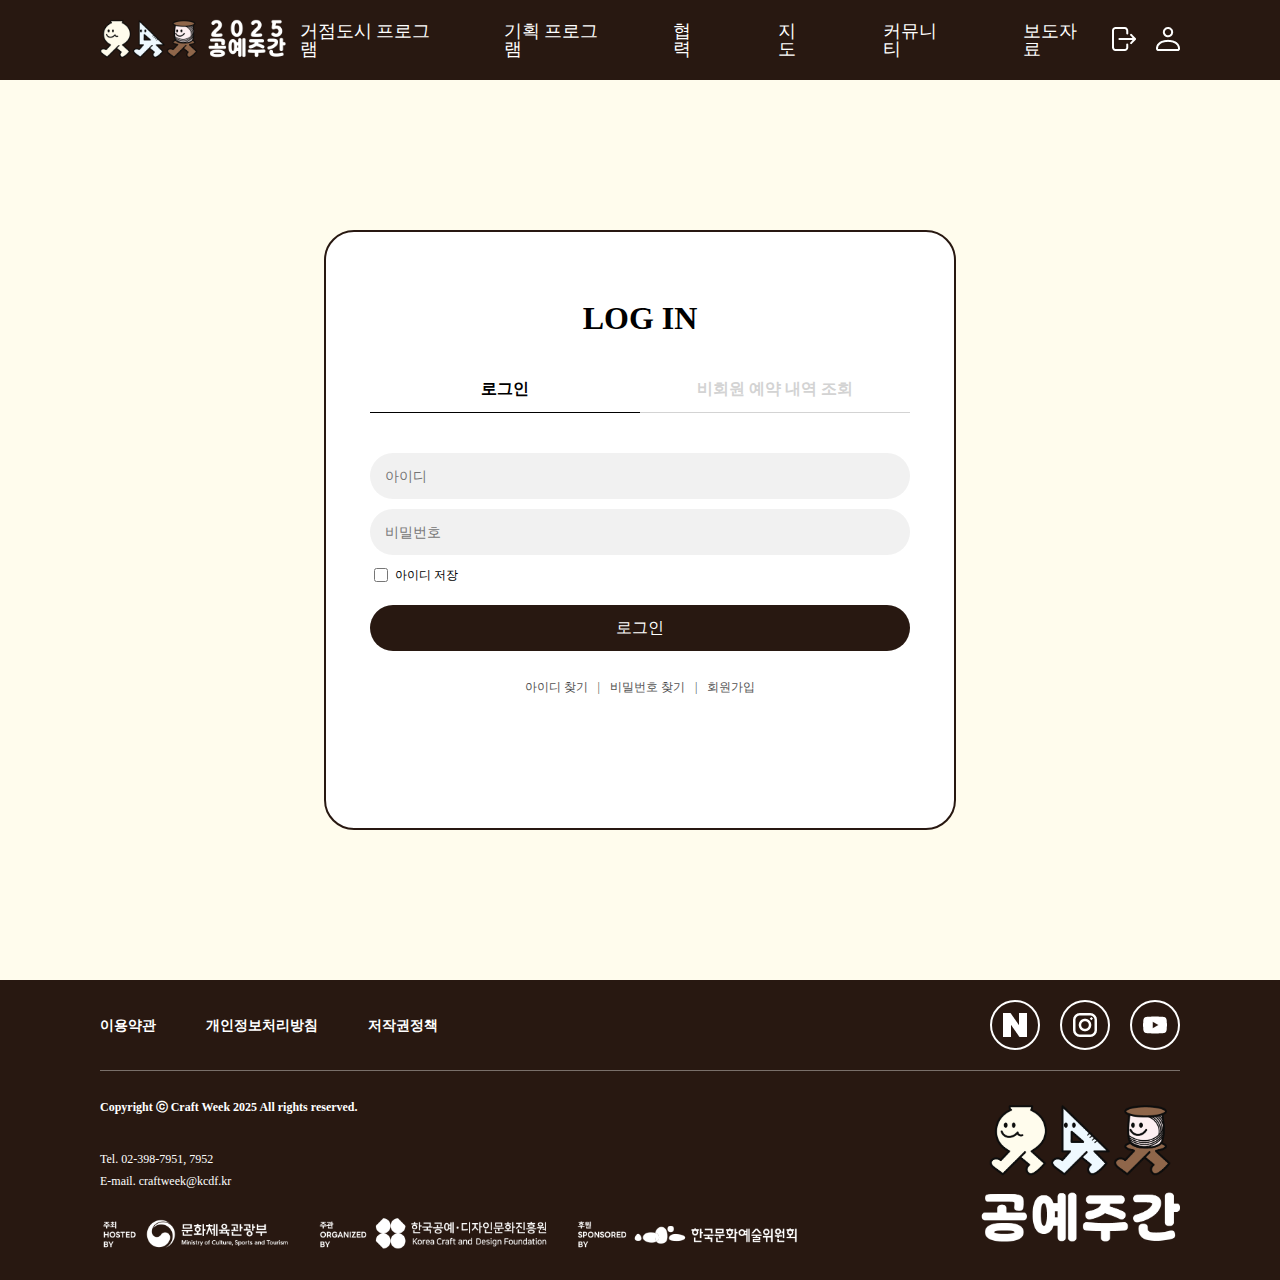
<file: html/login.html>
<!DOCTYPE html>
<html lang="en">

<head>
    <meta charset="UTF-8">
    <meta http-equiv="X-UA-Compatible" content="IE=edge">
    <meta name="viewport" content="width=device-width, initial-scale=1.0">
    <title>Document</title>
    <link rel="stylesheet" href="../css/reset.css">
    <link rel="stylesheet" href="../css/common.css">
    <link rel="stylesheet" href="../css/login_style.css">
</head>

<body>
    <header class="main_header">
        <div class="header_container">
          <div class="logo">
            <a href="../index.html"><img src="../img/logo_garo_ban.png" alt="header_logo"></a>
          </div>
    
          <nav class="main_nav">
            <ul class="nav_menu">
              <li class="nav_item">
                거점도시 프로그램
                <div class="submenu">
                  <a href="./program.html">고성</a>
                  <a href="">부안</a>
                  <a href="">전주</a>
                </div>
              </li>
              <li class="nav_item">
                기획 프로그램
                <div class="submenu">
                  <a href="./all_program.html">전체 프로그램</a>
                  <a href="./reservation_program.html">예약 프로그램</a>
                </div>
              </li>
              <li class="nav_item">
                협력
                <div class="submenu">
                  <a href="./sub_cooperative.html">협력기관/기업</a>
                  <a href="./sub_ccsc.html">공예창작지원센터</a>
                </div>
              </li>
              <li class="nav_item">
                <a href="../html/sub_map.html">지도</a>
              </li>
              <li class="nav_item">
                커뮤니티
                <div class="submenu">
                  <a href="./notice.html">공지사항</a>
                  <a href="./faq.html">FAQ</a>
                </div>
              </li>
              <li class="nav_item">
                <a href="./news.html">보도자료</a>
              </li>
            </ul>
          </nav>
    
          <div class="header_icons">
            <button class="icon_btn">
              <a href="./login.html">
                <img src="../img/login_fff.png" alt="">
              </a>
            </button>
            <button class="icon_btn">
              <a href="./mypage.html">
                <img src="../img/mypage_fff.png" alt="">
              </a>
            </button>
            <button class="icon_btn hamburger">
              <img src="../img/menu_fff.png" alt="">
            </button>
          </div>
        </div>
      </header>
    
    <main>
        <section>
            <article>
                <div class="login-wrap">
                    <div class="login-title">
                        <p>LOG IN</p>
                    </div>
                    <div class="login-tab">
                        <ul>
                            <li><a href="">로그인</a></li>
                            <li class="order"><a href="">비회원 예약 내역 조회</a></li>
                        </ul>
                    </div>
                    <div class="login-module">
                        <div class="idpassword">
                            <input type="text" placeholder="아이디" name="id" id="id" required>

                            <input type="password" placeholder="비밀번호" name="psw" id="psw" required>

                            <input id="member_check_save_id0" name="check_save_id" fw-filter="" fw-label="아이디저장"
                                fw-msg="" value="T" type="checkbox" placeholder="아이디 저장" required>
                            <label for="member_check_save_id0" class="saveid">아이디 저장</label>

                            <div class="login-submit-btn">
                                <a href="">로그인</a>
                            </div>
                            <div class="find-wrap">
                                <a href="" class="findid">아이디 찾기</a> |
                                <a href="" class="findpsw">비밀번호 찾기</a>|
                                <a href="./join.html" class="join">회원가입</a>
                            </div>
                        </div>
                    </div>
                </div>
            </article>
        </section>
    </main>
    <footer>
        <div class="footer_first">
            <ul class="footer_notice">
                <li><a href="">이용약관</a></li>
                <li><a href="">개인정보처리방침</a></li>
                <li><a href="">저작권정책</a></li>
            </ul>
            <div class="footer_sns">
                <button class=" icon_btn naver">
                    <img src="../img/naver_fff.png" alt="naver_icon">
                </button>
                <button class=" icon_btn instagram">
                    <img src="../img/instra_fff.png" alt="instagram_icon">
                </button>
                <button class=" icon_btn youtube">
                    <img src="../img/youtube_fff.png" alt="youtube_icon">
                </button>
            </div>
        </div>
        <div class="footer_second">
            <div>
                <p class="stress">Copyright ⓒ Craft Week 2025 All rights reserved.</p>
                <div class="footer_infrom">
                    <p>Tel. 02-398-7951, 7952</p>
                    <p>E-mail. craftweek@kcdf.kr</p>
                </div>
                <div class="footer_hosted"></div>
            </div>
            <div class="footer_logo"></div>
        </div>
    </footer>

    <script src="../js/script.js"></script>
</body>

</html>
</file>
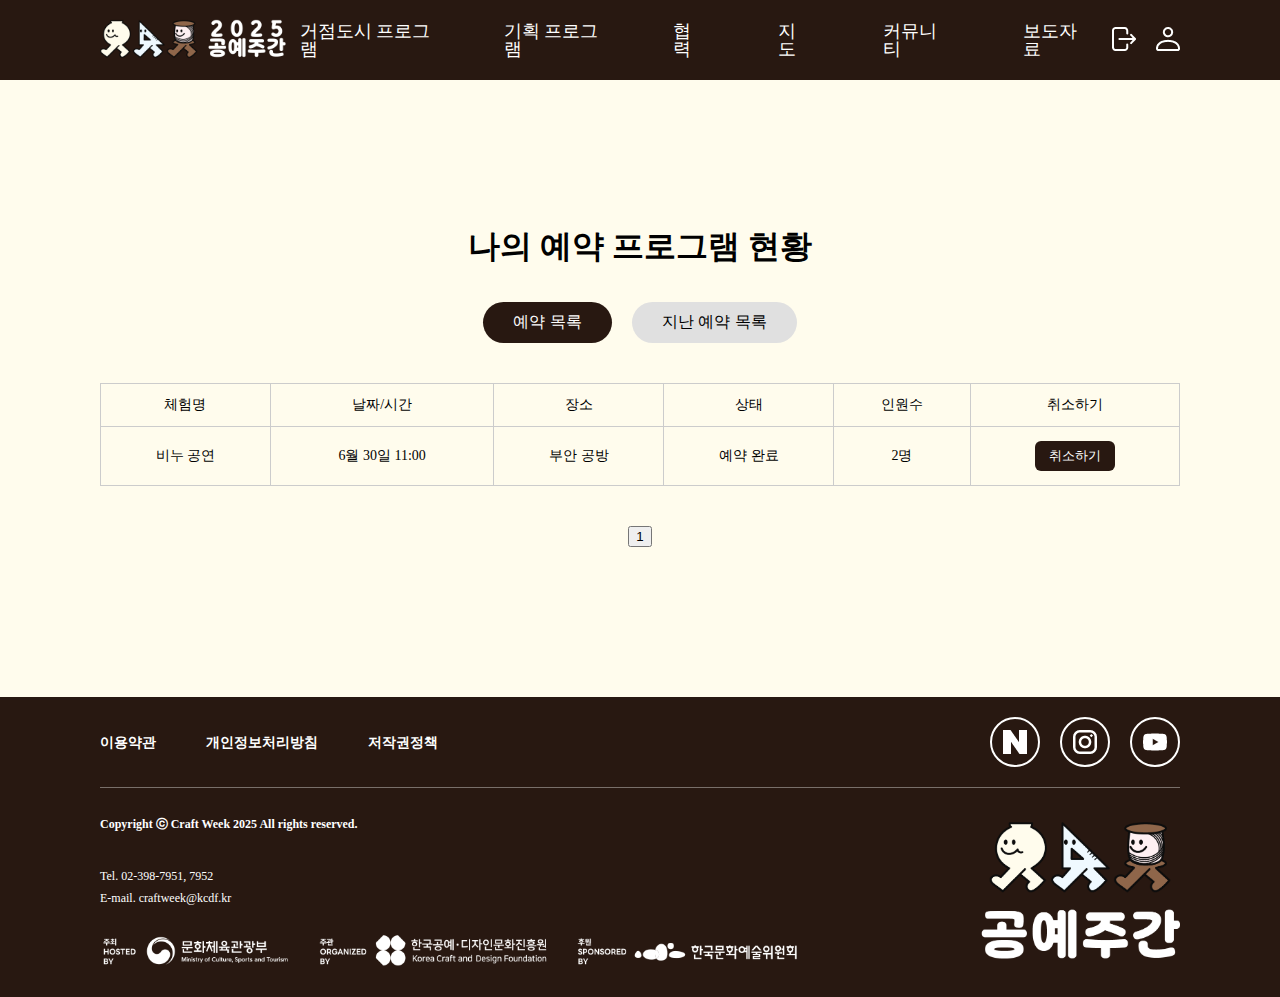
<file: html/mypage.html>
<!DOCTYPE html>
<html lang="en">

<head>
    <meta charset="UTF-8">
    <meta name="viewport" content="width=device-width, initial-scale=1.0">
    <title>Document</title>
    <link rel="stylesheet" href="../css/reset.css">
    <link rel="stylesheet" href="../css/common.css">
    <link rel="stylesheet" href="../css/mypage.css">
</head>

<body>
    <header class="main_header">
        <div class="header_container">
          <div class="logo">
            <a href="../index.html"><img src="../img/logo_garo_ban.png" alt="header_logo"></a>
          </div>
    
          <nav class="main_nav">
            <ul class="nav_menu">
              <li class="nav_item">
                거점도시 프로그램
                <div class="submenu">
                  <a href="./program.html">고성</a>
                  <a href="">부안</a>
                  <a href="">전주</a>
                </div>
              </li>
              <li class="nav_item">
                기획 프로그램
                <div class="submenu">
                  <a href="./all_program.html">전체 프로그램</a>
                  <a href="./reservation_program.html">예약 프로그램</a>
                </div>
              </li>
              <li class="nav_item">
                협력
                <div class="submenu">
                  <a href="./sub_cooperative.html">협력기관/기업</a>
                  <a href="./sub_ccsc.html">공예창작지원센터</a>
                </div>
              </li>
              <li class="nav_item">
                <a href="../html/sub_map.html">지도</a>
              </li>
              <li class="nav_item">
                커뮤니티
                <div class="submenu">
                  <a href="./notice.html">공지사항</a>
                  <a href="./faq.html">FAQ</a>
                </div>
              </li>
              <li class="nav_item">
                <a href="./news.html">보도자료</a>
              </li>
            </ul>
          </nav>
    
          <div class="header_icons">
            <button class="icon_btn">
              <a href="./login.html">
                <img src="../img/login_fff.png" alt="">
              </a>
            </button>
            <button class="icon_btn">
              <a href="./mypage.html">
                <img src="../img/mypage_fff.png" alt="">
              </a>
            </button>
            <button class="icon_btn hamburger">
              <img src="../img/menu_fff.png" alt="">
            </button>
          </div>
        </div>
      </header>
    
    <main>
        <section class="mypage">
            <h2 class="mypage-title">나의 예약 프로그램 현황</h2>

            <div class="tab-menu">
                <button class="tab active">예약 목록</button>
                <button class="tab">지난 예약 목록</button>
            </div>

            <table class="reservation-table">
                <thead>
                    <tr>
                        <th>체험명</th>
                        <th>날짜/시간</th>
                        <th>장소</th>
                        <th>상태</th>
                        <th>인원수</th>
                        <th>취소하기</th>
                    </tr>
                </thead>
                <tbody>
                    <tr>
                        <td>비누 공연</td>
                        <td>6월 30일 11:00</td>
                        <td>부안 공방</td>
                        <td>예약 완료</td>
                        <td>2명</td>
                        <td><button class="cancel-btn">취소하기</button></td>
                    </tr>
                </tbody>
            </table>

            <div class="pagination">
                <button>1</button>
            </div>
        </section>
    </main>
    <footer>
        <div class="footer_first">
            <ul class="footer_notice">
                <li><a href="">이용약관</a></li>
                <li><a href="">개인정보처리방침</a></li>
                <li><a href="">저작권정책</a></li>
            </ul>
            <div class="footer_sns">
                <button class=" icon_btn naver">
                    <img src="../img/naver_fff.png" alt="naver_icon">
                </button>
                <button class=" icon_btn instagram">
                    <img src="../img/instra_fff.png" alt="instagram_icon">
                </button>
                <button class=" icon_btn youtube">
                    <img src="../img/youtube_fff.png" alt="youtube_icon">
                </button>
            </div>
        </div>
        <div class="footer_second">
            <div>
                <p class="stress">Copyright ⓒ Craft Week 2025 All rights reserved.</p>
                <div class="footer_infrom">
                    <p>Tel. 02-398-7951, 7952</p>
                    <p>E-mail. craftweek@kcdf.kr</p>
                </div>
                <div class="footer_hosted"></div>
            </div>
            <div class="footer_logo"></div>
        </div>
    </footer>
    <script src="../js/script.js"></script>
</body>

</html>
</file>
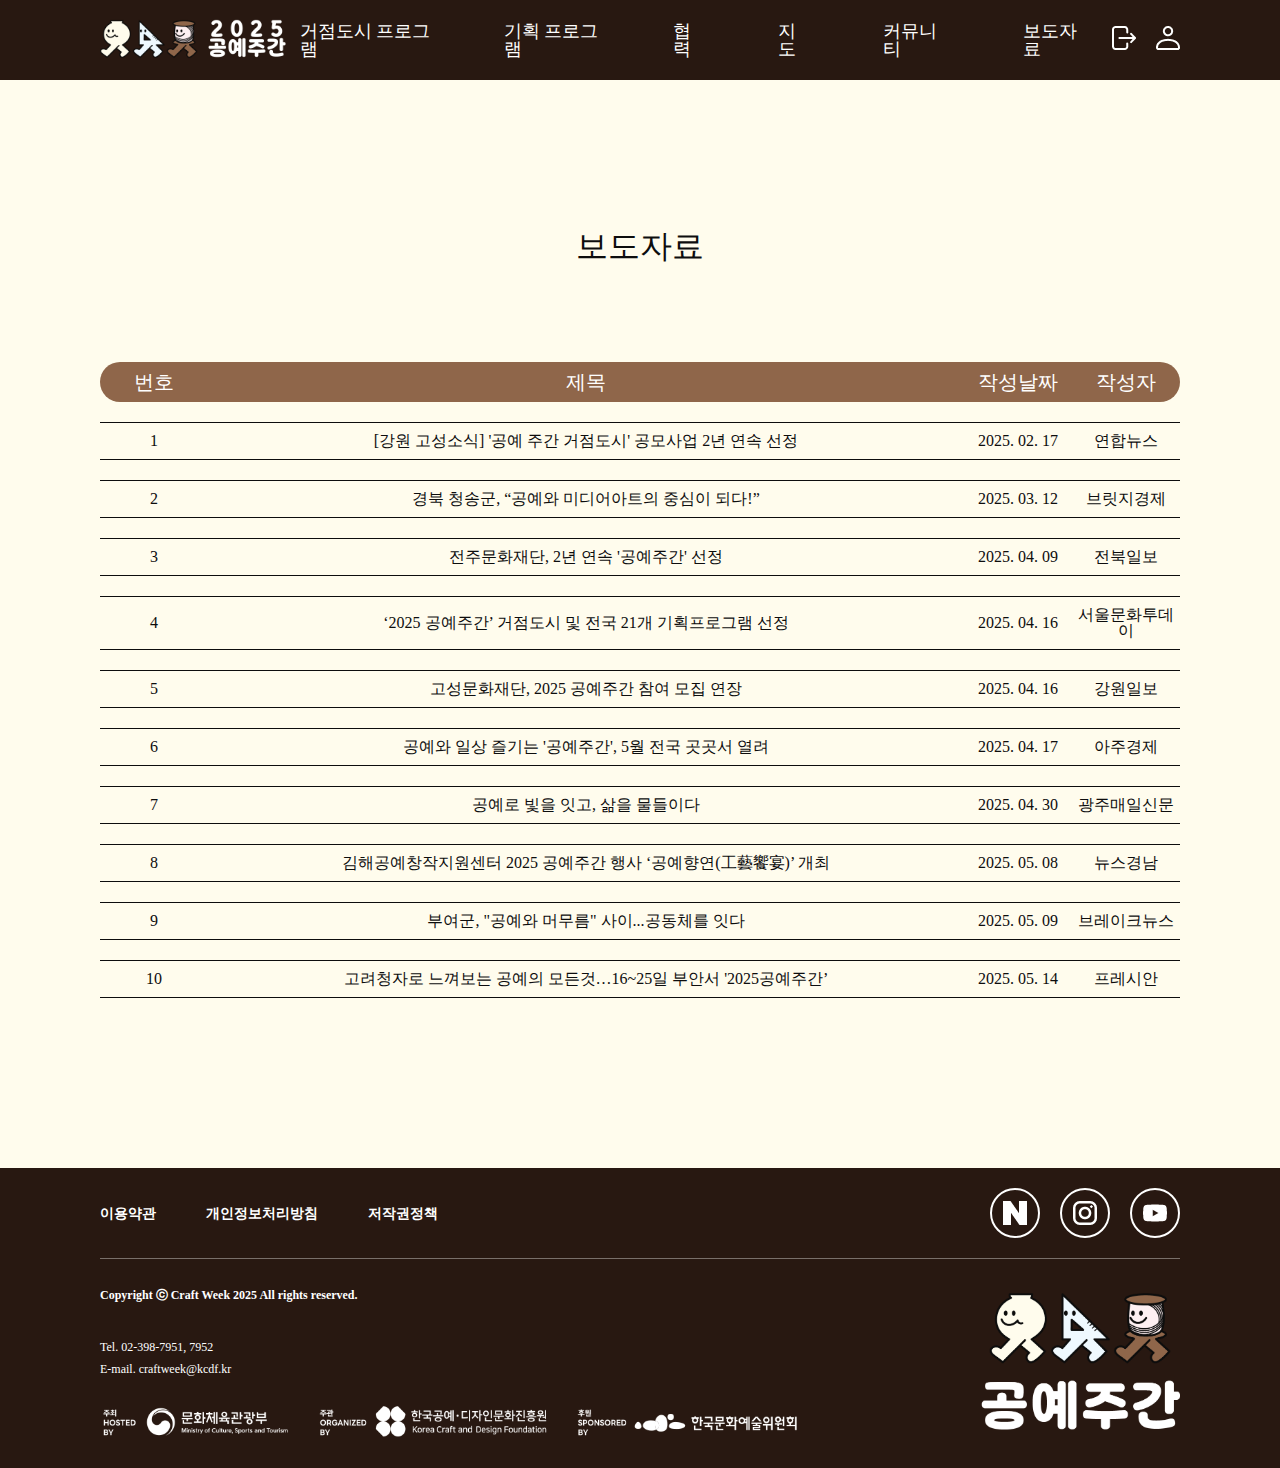
<file: html/news.html>
<!DOCTYPE html>
<html lang="en">

<head>
    <meta charset="UTF-8">
    <meta name="viewport" content="width=device-width, initial-scale=1.0">
    <title>Document</title>
    <link rel="stylesheet" href="../css/reset.css">
    <link rel="stylesheet" href="../css/common.css">
    <link rel="stylesheet" href="../css/notice_news.css">
</head>

<body>
  <header class="main_header">
    <div class="header_container">
      <div class="logo">
        <a href="../index.html"><img src="../img/logo_garo_ban.png" alt="header_logo"></a>
      </div>

      <nav class="main_nav">
        <ul class="nav_menu">
          <li class="nav_item">
            거점도시 프로그램
            <div class="submenu">
              <a href="./program.html">고성</a>
              <a href="">부안</a>
              <a href="">전주</a>
            </div>
          </li>
          <li class="nav_item">
            기획 프로그램
            <div class="submenu">
              <a href="./all_program.html">전체 프로그램</a>
              <a href="./reservation_program.html">예약 프로그램</a>
            </div>
          </li>
          <li class="nav_item">
            협력
            <div class="submenu">
              <a href="./sub_cooperative.html">협력기관/기업</a>
              <a href="./sub_ccsc.html">공예창작지원센터</a>
            </div>
          </li>
          <li class="nav_item">
            <a href="../html/sub_map.html">지도</a>
          </li>
          <li class="nav_item">
            커뮤니티
            <div class="submenu">
              <a href="./notice.html">공지사항</a>
              <a href="./faq.html">FAQ</a>
            </div>
          </li>
          <li class="nav_item">
            <a href="./news.html">보도자료</a>
          </li>
        </ul>
      </nav>

      <div class="header_icons">
        <button class="icon_btn">
          <a href="./login.html">
            <img src="../img/login_fff.png" alt="">
          </a>
        </button>
        <button class="icon_btn">
          <a href="./mypage.html">
            <img src="../img/mypage_fff.png" alt="">
          </a>
        </button>
        <button class="icon_btn hamburger">
          <img src="../img/menu_fff.png" alt="">
        </button>
      </div>
    </div>
  </header>

    <main>
        <section>
            <p class="main_title">보도자료</p>
            <article>
                <ul class="bolder_menu">
                    <li class="number">번호</li>
                    <li class="art_tit">제목</li>
                    <li class="date">작성날짜</li>
                    <li class="writer">작성자</li>
                </ul>
                <ul>
                    <li class="number">1</li>
                    <li class="art_tit"><a href="">[강원 고성소식] '공예 주간 거점도시' 공모사업 2년 연속 선정</a></li>
                    <li class="date">2025. 02. 17</li>
                    <li class="writer">연합뉴스</li>
                </ul>
                <ul>
                    <li class="number">2</li>
                    <li class="art_tit"><a href="">경북 청송군, “공예와 미디어아트의 중심이 되다!”</a></li>
                    <li class="date">2025. 03. 12</li>
                    <li class="writer">브릿지경제</li>
                </ul>
                <ul>
                    <li class="number">3</li>
                    <li class="art_tit"><a href="">전주문화재단, 2년 연속 '공예주간' 선정</a></li>
                    <li class="date">2025. 04. 09</li>
                    <li class="writer">전북일보</li>
                </ul>
                <ul>
                    <li class="number">4</li>
                    <li class="art_tit"><a href="">‘2025 공예주간’ 거점도시 및 전국 21개 기획프로그램 선정</a></li>
                    <li class="date">2025. 04. 16</li>
                    <li class="writer">서울문화투데이</li>
                </ul>
                <ul>
                    <li class="number">5</li>
                    <li class="art_tit"><a href="">고성문화재단, 2025 공예주간 참여 모집 연장</a></li>
                    <li class="date">2025. 04. 16</li>
                    <li class="writer">강원일보</li>
                </ul>
                <ul>
                    <li class="number">6</li>
                    <li class="art_tit"><a href="">공예와 일상 즐기는 '공예주간', 5월 전국 곳곳서 열려</a></li>
                    <li class="date">2025. 04. 17</li>
                    <li class="writer">아주경제</li>
                </ul>
                <ul>
                    <li class="number">7</li>
                    <li class="art_tit"><a href="">공예로 빛을 잇고, 삶을 물들이다</a></li>
                    <li class="date">2025. 04. 30</li>
                    <li class="writer">광주매일신문</li>
                </ul>
                <ul>
                    <li class="number">8</li>
                    <li class="art_tit"><a href="">김해공예창작지원센터 2025 공예주간 행사 ‘공예향연(工藝饗宴)’ 개최</a></li>
                    <li class="date">2025. 05. 08</li>
                    <li class="writer">뉴스경남</li>
                </ul>
                <ul>
                    <li class="number">9</li>
                    <li class="art_tit"><a href="">부여군, "공예와 머무름" 사이...공동체를 잇다</a></li>
                    <li class="date">2025. 05. 09</li>
                    <li class="writer">브레이크뉴스</li>
                </ul>
                <ul>
                    <li class="number">10</li>
                    <li class="art_tit"><a href="">고려청자로 느껴보는 공예의 모든것…16~25일 부안서 '2025공예주간’</a></li>
                    <li class="date">2025. 05. 14</li>
                    <li class="writer">프레시안</li>
                </ul>
            </article>
        </section>
    </main>
    <footer>
        <div class="footer_first">
            <ul class="footer_notice">
                <li><a href="">이용약관</a></li>
                <li><a href="">개인정보처리방침</a></li>
                <li><a href="">저작권정책</a></li>
            </ul>
            <div class="footer_sns">
                <button class="icon_btn naver">
                    <img src="../img/naver_fff.png" alt="naver_icon">
                </button>
                <button class=" icon_btn instagram">
                    <img src="../img/instra_fff.png" alt="instagram_icon">
                </button>
                <button class=" icon_btn youtube">
                    <img src="../img/youtube_fff.png" alt="youtube_icon">
                </button>
            </div>
        </div>
        <div class="footer_second">
            <div>
                <p class="stress">Copyright ⓒ Craft Week 2025 All rights reserved.</p>
                <div class="footer_infrom">
                    <p>Tel. 02-398-7951, 7952</p>
                    <p>E-mail. craftweek@kcdf.kr</p>
                </div>
                <div class="footer_hosted"></div>
            </div>
            <div class="footer_logo"></div>
        </div>
    </footer>



    <script src="../js/script.js"></script>
</body>

</html>
</file>
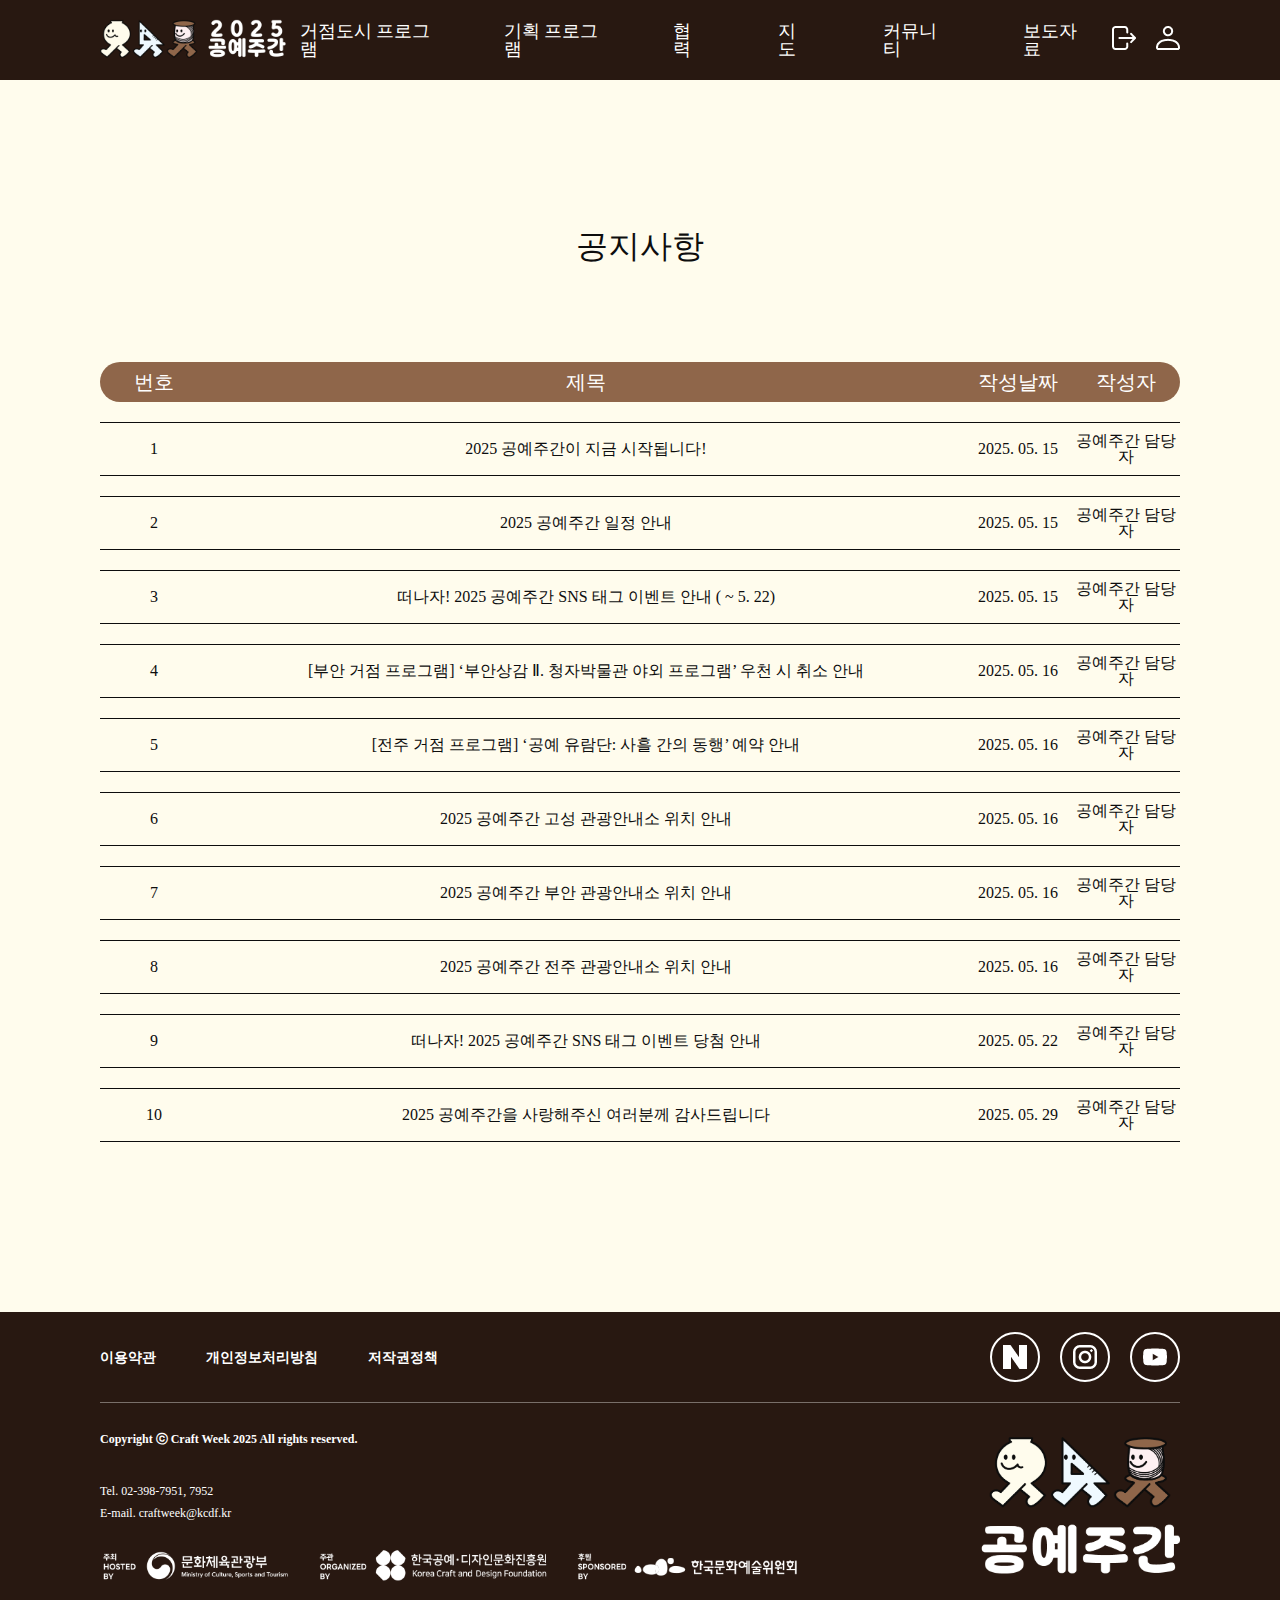
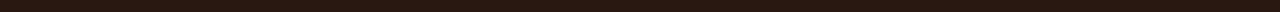
<file: html/notice.html>
<!DOCTYPE html>
<html lang="en">

<head>
    <meta charset="UTF-8">
    <meta name="viewport" content="width=device-width, initial-scale=1.0">
    <title>Document</title>
    <link rel="stylesheet" href="../css/reset.css">
    <link rel="stylesheet" href="../css/common.css">
    <link rel="stylesheet" href="../css/notice_news.css">
</head>

<body>
    <header class="main_header">
        <div class="header_container">
          <div class="logo">
            <a href="../index.html"><img src="../img/logo_garo_ban.png" alt="header_logo"></a>
          </div>
    
          <nav class="main_nav">
            <ul class="nav_menu">
              <li class="nav_item">
                거점도시 프로그램
                <div class="submenu">
                  <a href="./program.html">고성</a>
                  <a href="">부안</a>
                  <a href="">전주</a>
                </div>
              </li>
              <li class="nav_item">
                기획 프로그램
                <div class="submenu">
                  <a href="./all_program.html">전체 프로그램</a>
                  <a href="./reservation_program.html">예약 프로그램</a>
                </div>
              </li>
              <li class="nav_item">
                협력
                <div class="submenu">
                  <a href="./sub_cooperative.html">협력기관/기업</a>
                  <a href="./sub_ccsc.html">공예창작지원센터</a>
                </div>
              </li>
              <li class="nav_item">
                <a href="../html/sub_map.html">지도</a>
              </li>
              <li class="nav_item">
                커뮤니티
                <div class="submenu">
                  <a href="./notice.html">공지사항</a>
                  <a href="./faq.html">FAQ</a>
                </div>
              </li>
              <li class="nav_item">
                <a href="./news.html">보도자료</a>
              </li>
            </ul>
          </nav>
    
          <div class="header_icons">
            <button class="icon_btn">
              <a href="./login.html">
                <img src="../img/login_fff.png" alt="">
              </a>
            </button>
            <button class="icon_btn">
              <a href="./mypage.html">
                <img src="../img/mypage_fff.png" alt="">
              </a>
            </button>
            <button class="icon_btn hamburger">
              <img src="../img/menu_fff.png" alt="">
            </button>
          </div>
        </div>
      </header>
    
    <main>
        <section>
            <p class="main_title">공지사항</p>
            <article>
                <ul class="bolder_menu">
                    <li class="number">번호</li>
                    <li class="art_tit">제목</li>
                    <li class="date">작성날짜</li>
                    <li class="writer">작성자</li>
                </ul>
                <ul>
                    <li class="number">1</li>
                    <li class="art_tit"><a href="">2025 공예주간이 지금 시작됩니다!</a></li>
                    <li class="date">2025. 05. 15</li>
                    <li class="writer">공예주간 담당자</li>
                </ul>
                <ul>
                    <li class="number">2</li>
                    <li class="art_tit"><a href="">2025 공예주간 일정 안내</a></li>
                    <li class="date">2025. 05. 15</li>
                    <li class="writer">공예주간 담당자</li>
                </ul>
                <ul>
                    <li class="number">3</li>
                    <li class="art_tit"><a href="">떠나자! 2025 공예주간 SNS 태그 이벤트 안내 ( ~ 5. 22)</a></li>
                    <li class="date">2025. 05. 15</li>
                    <li class="writer">공예주간 담당자</li>
                </ul>
                <ul>
                    <li class="number">4</li>
                    <li class="art_tit"><a href="">[부안 거점 프로그램] ‘부안상감 Ⅱ. 청자박물관 야외 프로그램’ 우천 시 취소 안내</a></li>
                    <li class="date">2025. 05. 16</li>
                    <li class="writer">공예주간 담당자</li>
                </ul>
                <ul>
                    <li class="number">5</li>
                    <li class="art_tit"><a href="">[전주 거점 프로그램] ‘공예 유람단: 사흘 간의 동행’ 예약 안내</a></li>
                    <li class="date">2025. 05. 16</li>
                    <li class="writer">공예주간 담당자</li>
                </ul>
                <ul>
                    <li class="number">6</li>
                    <li class="art_tit"><a href="">2025 공예주간 고성 관광안내소 위치 안내</a></li>
                    <li class="date">2025. 05. 16</li>
                    <li class="writer">공예주간 담당자</li>
                </ul>
                <ul>
                    <li class="number">7</li>
                    <li class="art_tit"><a href="">2025 공예주간 부안 관광안내소 위치 안내</a></li>
                    <li class="date">2025. 05. 16</li>
                    <li class="writer">공예주간 담당자</li>
                </ul>
                <ul>
                    <li class="number">8</li>
                    <li class="art_tit"><a href="">2025 공예주간 전주 관광안내소 위치 안내</a></li>
                    <li class="date">2025. 05. 16</li>
                    <li class="writer">공예주간 담당자</li>
                </ul>
                <ul>
                    <li class="number">9</li>
                    <li class="art_tit"><a href="">떠나자! 2025 공예주간 SNS 태그 이벤트 당첨 안내</a></li>
                    <li class="date">2025. 05. 22</li>
                    <li class="writer">공예주간 담당자</li>
                </ul>
                <ul>
                    <li class="number">10</li>
                    <li class="art_tit"><a href="">2025 공예주간을 사랑해주신 여러분께 감사드립니다</a></li>
                    <li class="date">2025. 05. 29</li>
                    <li class="writer">공예주간 담당자</li>
                </ul>
            </article>
        </section>
    </main>
    <footer>
        <div class="footer_first">
            <ul class="footer_notice">
                <li><a href="">이용약관</a></li>
                <li><a href="">개인정보처리방침</a></li>
                <li><a href="">저작권정책</a></li>
            </ul>
            <div class="footer_sns">
                <button class=" icon_btn naver">
                    <img src="../img/naver_fff.png" alt="naver_icon">
                </button>
                <button class=" icon_btn instagram">
                    <img src="../img/instra_fff.png" alt="instagram_icon">
                </button>
                <button class=" icon_btn youtube">
                    <img src="../img/youtube_fff.png" alt="youtube_icon">
                </button>
            </div>
        </div>
        <div class="footer_second">
            <div>
                <p class="stress">Copyright ⓒ Craft Week 2025 All rights reserved.</p>
                <div class="footer_infrom">
                    <p>Tel. 02-398-7951, 7952</p>
                    <p>E-mail. craftweek@kcdf.kr</p>
                </div>
                <div class="footer_hosted"></div>
            </div>
            <div class="footer_logo"></div>
        </div>
    </footer>



    <script src="../js/script.js"></script>
</body>

</html>
</file>
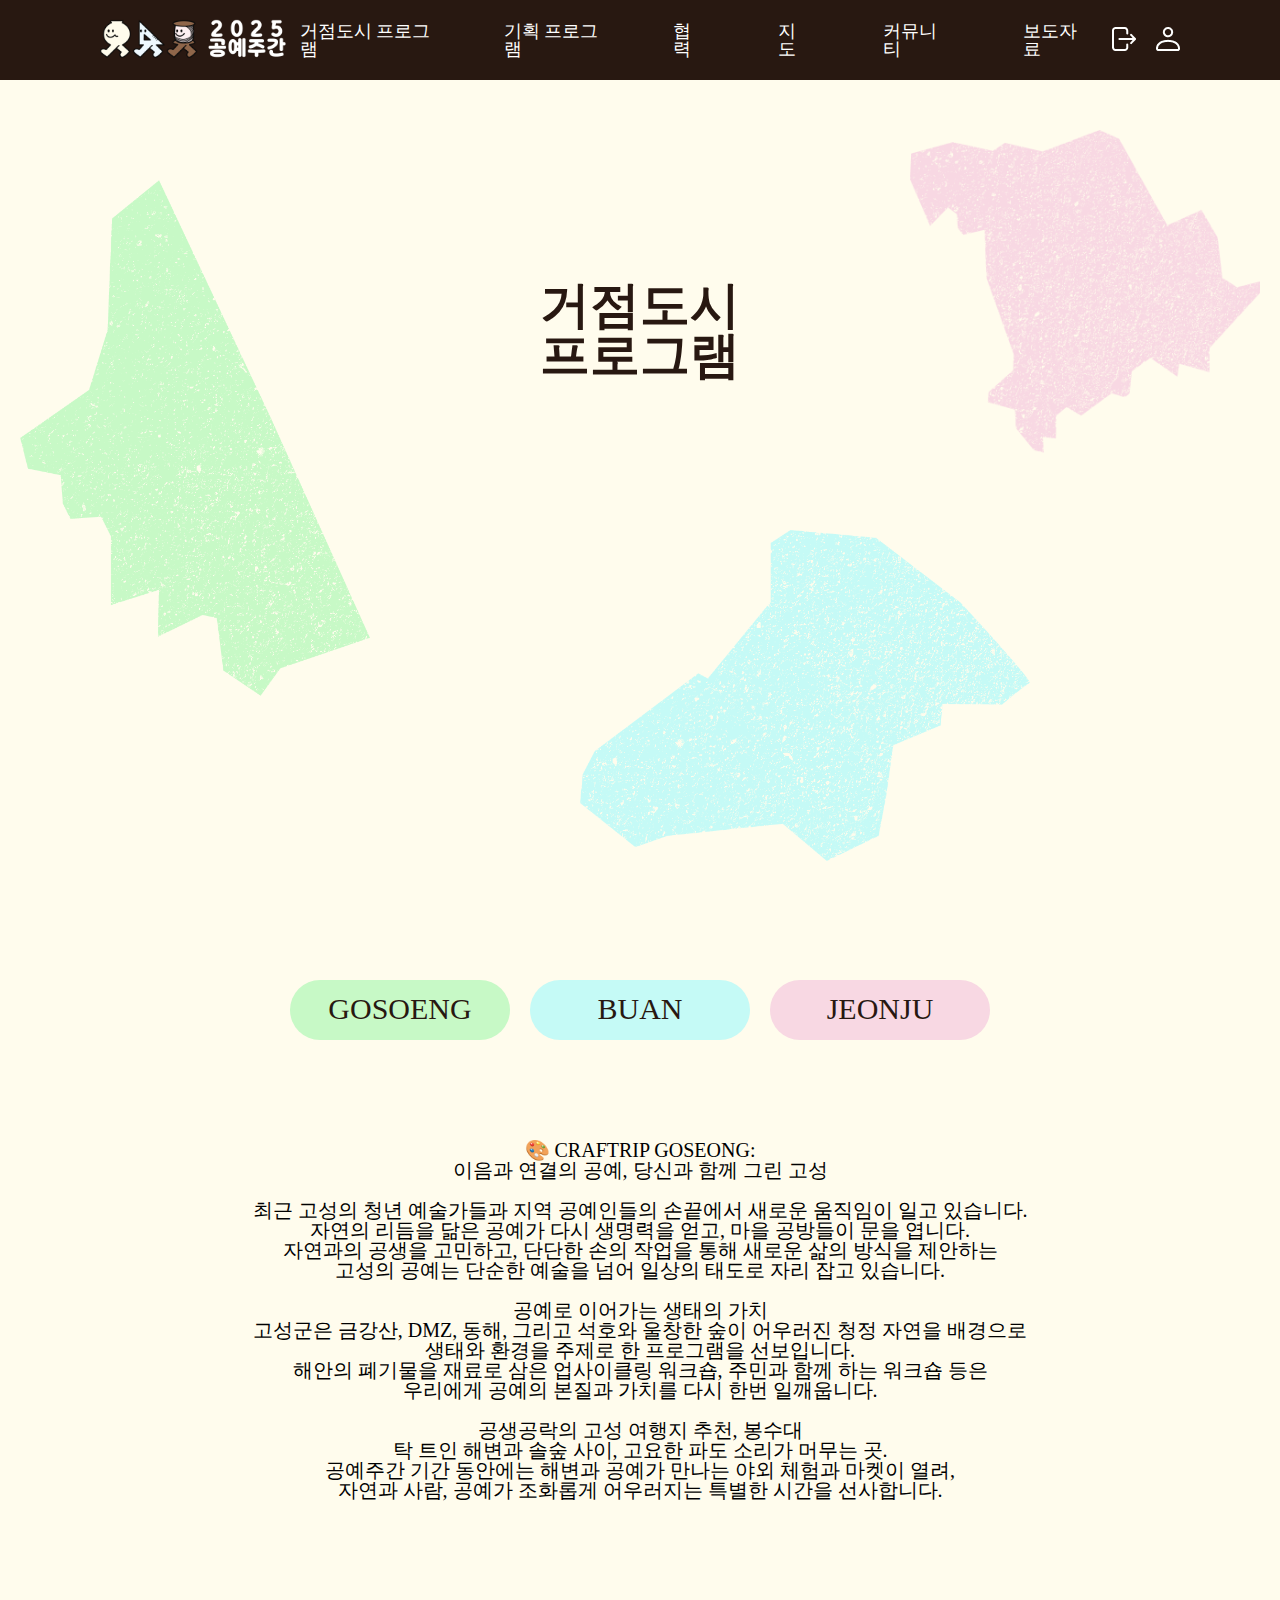
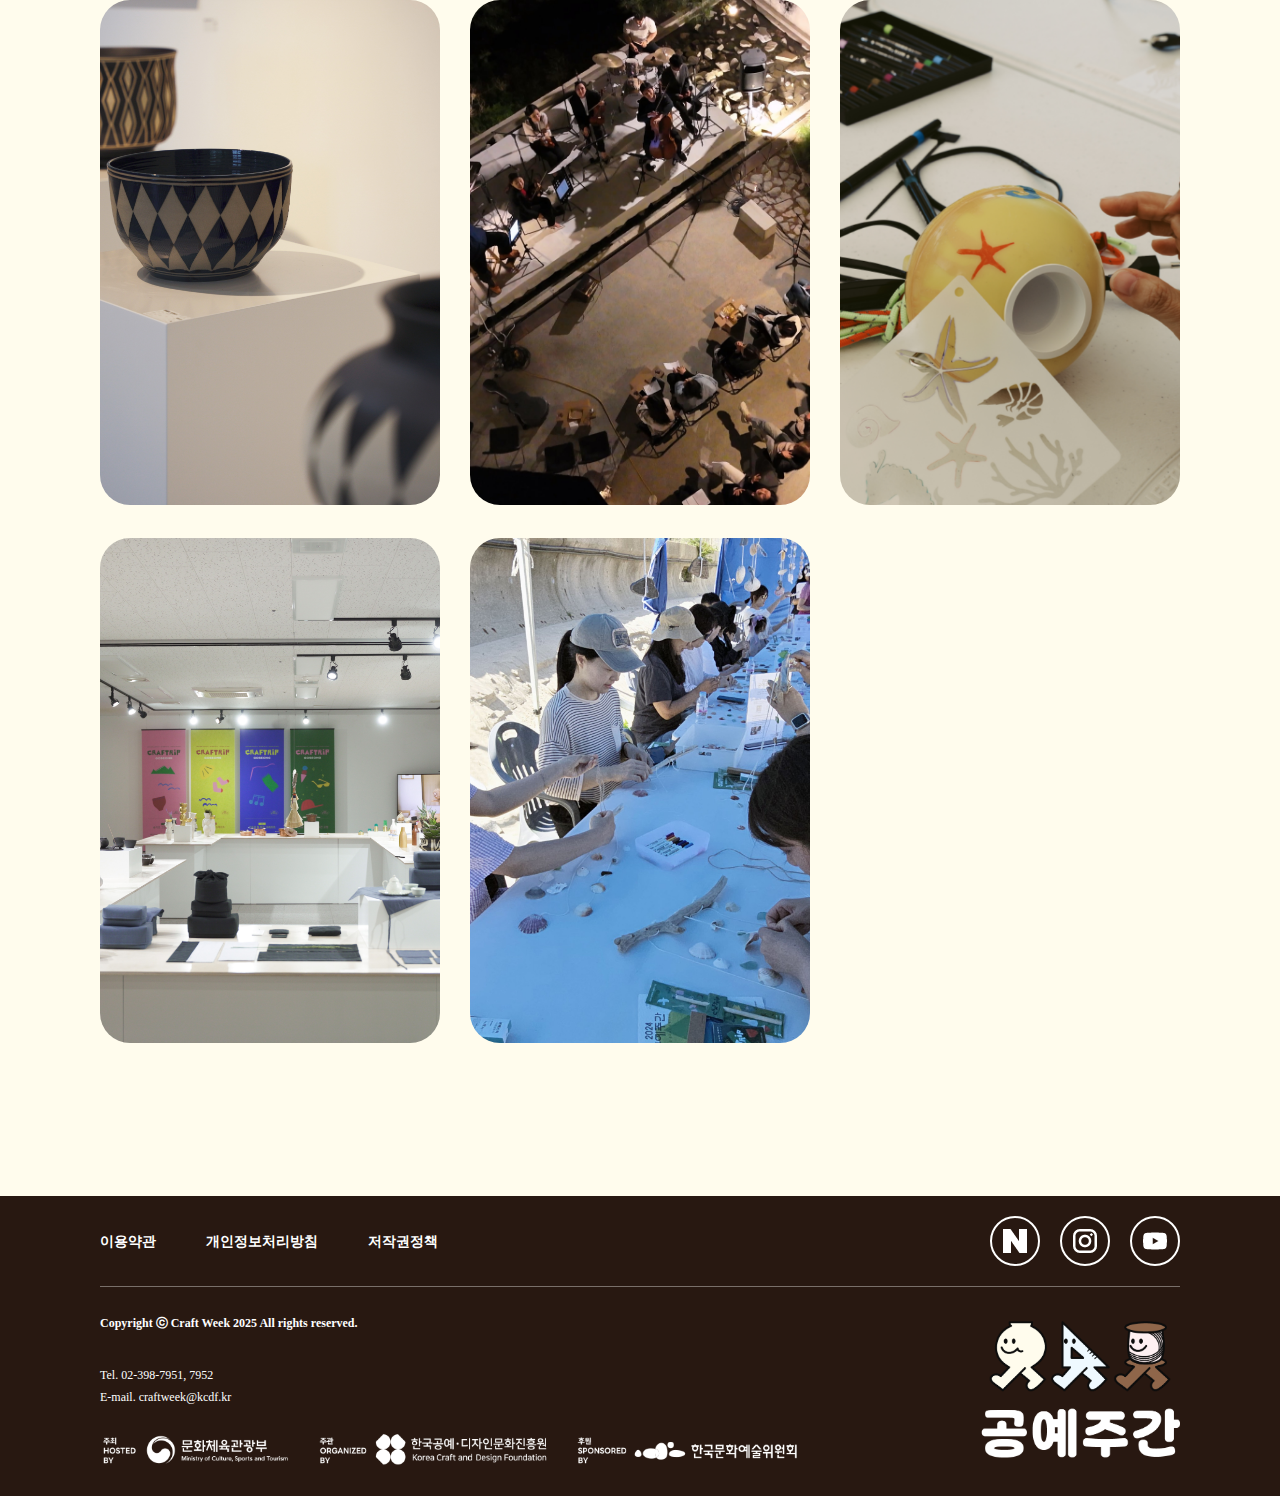
<file: html/program.html>
<!DOCTYPE html>
<html lang="en">
<head>
    <meta charset="UTF-8">
    <meta name="viewport" content="width=device-width, initial-scale=1.0">
    <title>Document</title>
    <link rel="stylesheet" href="../css/reset.css">
    <link rel="stylesheet" href="../css/common.css">
    <link rel="stylesheet" href="../css/program.css">
    <link rel="preconnect" href="https://fonts.googleapis.com">
<link rel="preconnect" href="https://fonts.gstatic.com" crossorigin>
<link href="https://fonts.googleapis.com/css2?family=Bagel+Fat+One&display=swap" rel="stylesheet">
</head>
<body>
    <header class="main_header">
        <div class="header_container">
          <div class="logo">
            <a href="../index.html"><img src="../img/logo_garo_ban.png" alt="header_logo"></a>
          </div>
    
          <nav class="main_nav">
            <ul class="nav_menu">
              <li class="nav_item">
                거점도시 프로그램
                <div class="submenu">
                  <a href="./program.html">고성</a>
                  <a href="">부안</a>
                  <a href="">전주</a>
                </div>
              </li>
              <li class="nav_item">
                기획 프로그램
                <div class="submenu">
                  <a href="./all_program.html">전체 프로그램</a>
                  <a href="./reservation_program.html">예약 프로그램</a>
                </div>
              </li>
              <li class="nav_item">
                협력
                <div class="submenu">
                  <a href="./sub_cooperative.html">협력기관/기업</a>
                  <a href="./sub_ccsc.html">공예창작지원센터</a>
                </div>
              </li>
              <li class="nav_item">
                <a href="../html/sub_map.html">지도</a>
              </li>
              <li class="nav_item">
                커뮤니티
                <div class="submenu">
                  <a href="./notice.html">공지사항</a>
                  <a href="./faq.html">FAQ</a>
                </div>
              </li>
              <li class="nav_item">
                <a href="./news.html">보도자료</a>
              </li>
            </ul>
          </nav>
    
          <div class="header_icons">
            <button class="icon_btn">
              <a href="./login.html">
                <img src="../img/login_fff.png" alt="">
              </a>
            </button>
            <button class="icon_btn">
              <a href="./mypage.html">
                <img src="../img/mypage_fff.png" alt="">
              </a>
            </button>
            <button class="icon_btn hamburger">
              <img src="../img/menu_fff.png" alt="">
            </button>
          </div>
        </div>
      </header>
    
    <main>
        <section class="sec1">
            <div class="sec1-tit">
                <h2>거점도시</h2>
                <h2>프로그램</h2>
            </div>
            <img src="./../img/jeonju-map.png" alt="" class="j-map">
            <img src="./../img/goseong-map.png" alt="" class="g-map">
            <img src="./../img/buan-map.png" alt="" class="b-map">
        </section>
        <section class="sec2">
            <div class="sec2-btn">
                <div class="program-btn program-btn1"><a href="">GOSOENG</a></div>
                <div class="program-btn program-btn2"><a href="">BUAN</a></div>
                <div class="program-btn program-btn3"><a href="">JEONJU</a></div>
            </div>
            <div class="sec2-txt">
                <h4>🎨 CRAFTRIP GOSEONG: </h4>
                <h4>이음과 연결의 공예, 당신과 함께 그린 고성</h4>
                <br>
                <p>최근 고성의 청년 예술가들과 지역 공예인들의 손끝에서 새로운 움직임이 일고 있습니다. <br>
                자연의 리듬을 닮은 공예가 다시 생명력을 얻고, 마을 공방들이 문을 엽니다. <br>
                자연과의 공생을 고민하고, 단단한 손의 작업을 통해 새로운 삶의 방식을 제안하는 <br>
                고성의 공예는 단순한 예술을 넘어 일상의 태도로 자리 잡고 있습니다.</p>
                <br>
                <p>
                공예로 이어가는 생태의 가치 <br>
                고성군은 금강산, DMZ, 동해, 그리고 석호와 울창한 숲이 어우러진 청정 자연을 배경으로 <br>
                생태와 환경을 주제로 한 프로그램을 선보입니다. <br>
                해안의 폐기물을 재료로 삼은 업사이클링 워크숍, 주민과 함께 하는 워크숍 등은 <br>
                우리에게 공예의 본질과 가치를 다시 한번 일깨웁니다.
                </p>
                <br>
                <p>
                공생공락의 고성 여행지 추천, 봉수대 <br>
                탁 트인 해변과 솔숲 사이, 고요한 파도 소리가 머무는 곳. <br>
                공예주간 기간 동안에는 해변과 공예가 만나는 야외 체험과 마켓이 열려, <br>
                자연과 사람, 공예가 조화롭게 어우러지는 특별한 시간을 선사합니다.
                </p>
            </div>
            <div class="sec2-img">
                <div class="img-box"><a href="">
                    <img src="./../img/g-1.jpg" alt="">
                    <div class="overlay-txt">공예로 이음</div>
                </a></div>
                <div class="img-box"><a href="">
                    <img src="./../img/g-2.jpg" alt="">
                    <div class="overlay-txt">공예로 연결</div>
                </a></div>
                <div class="img-box"><a href="">
                    <img src="./../img/g-3.png" alt="">
                    <div class="overlay-txt">공예로 그린</div>
                </a></div>
                <div class="img-box"><a href="">
                    <img src="./../img/g-4.jpg" alt="">
                    <div class="overlay-txt">당신과 함께 그린 고성</div>
                </a></div>
                <div class="img-box"><a href="">
                    <img src="./../img/g-5.jpg" alt="">
                    <div class="overlay-txt">영동 하나로 공예 마트</div>
                </a></div>
            </div>
        </section>
    </main>
    <footer>
        <div class="footer_first">
            <ul class="footer_notice">
                <li><a href="">이용약관</a></li>
                <li><a href="">개인정보처리방침</a></li>
                <li><a href="">저작권정책</a></li>
            </ul>
            <div class="footer_sns">
                <button class=" icon_btn naver">
                    <img src="../img/naver_fff.png" alt="naver_icon">
                </button>
                <button class=" icon_btn instagram">
                    <img src="../img/instra_fff.png" alt="instagram_icon">
                </button>
                <button class=" icon_btn youtube">
                    <img src="../img/youtube_fff.png" alt="youtube_icon">
                </button>
            </div>
        </div>
        <div class="footer_second">
            <div>
                <p class="stress">Copyright ⓒ Craft Week 2025 All rights reserved.</p>
                <div class="footer_infrom">
                    <p>Tel. 02-398-7951, 7952</p>
                    <p>E-mail. craftweek@kcdf.kr</p>
                </div>
                <div class="footer_hosted"></div>
            </div>
            <div class="footer_logo"></div>
        </div>
    </footer>

    <script src="../js/script.js"></script>
</body>
</html>
</file>
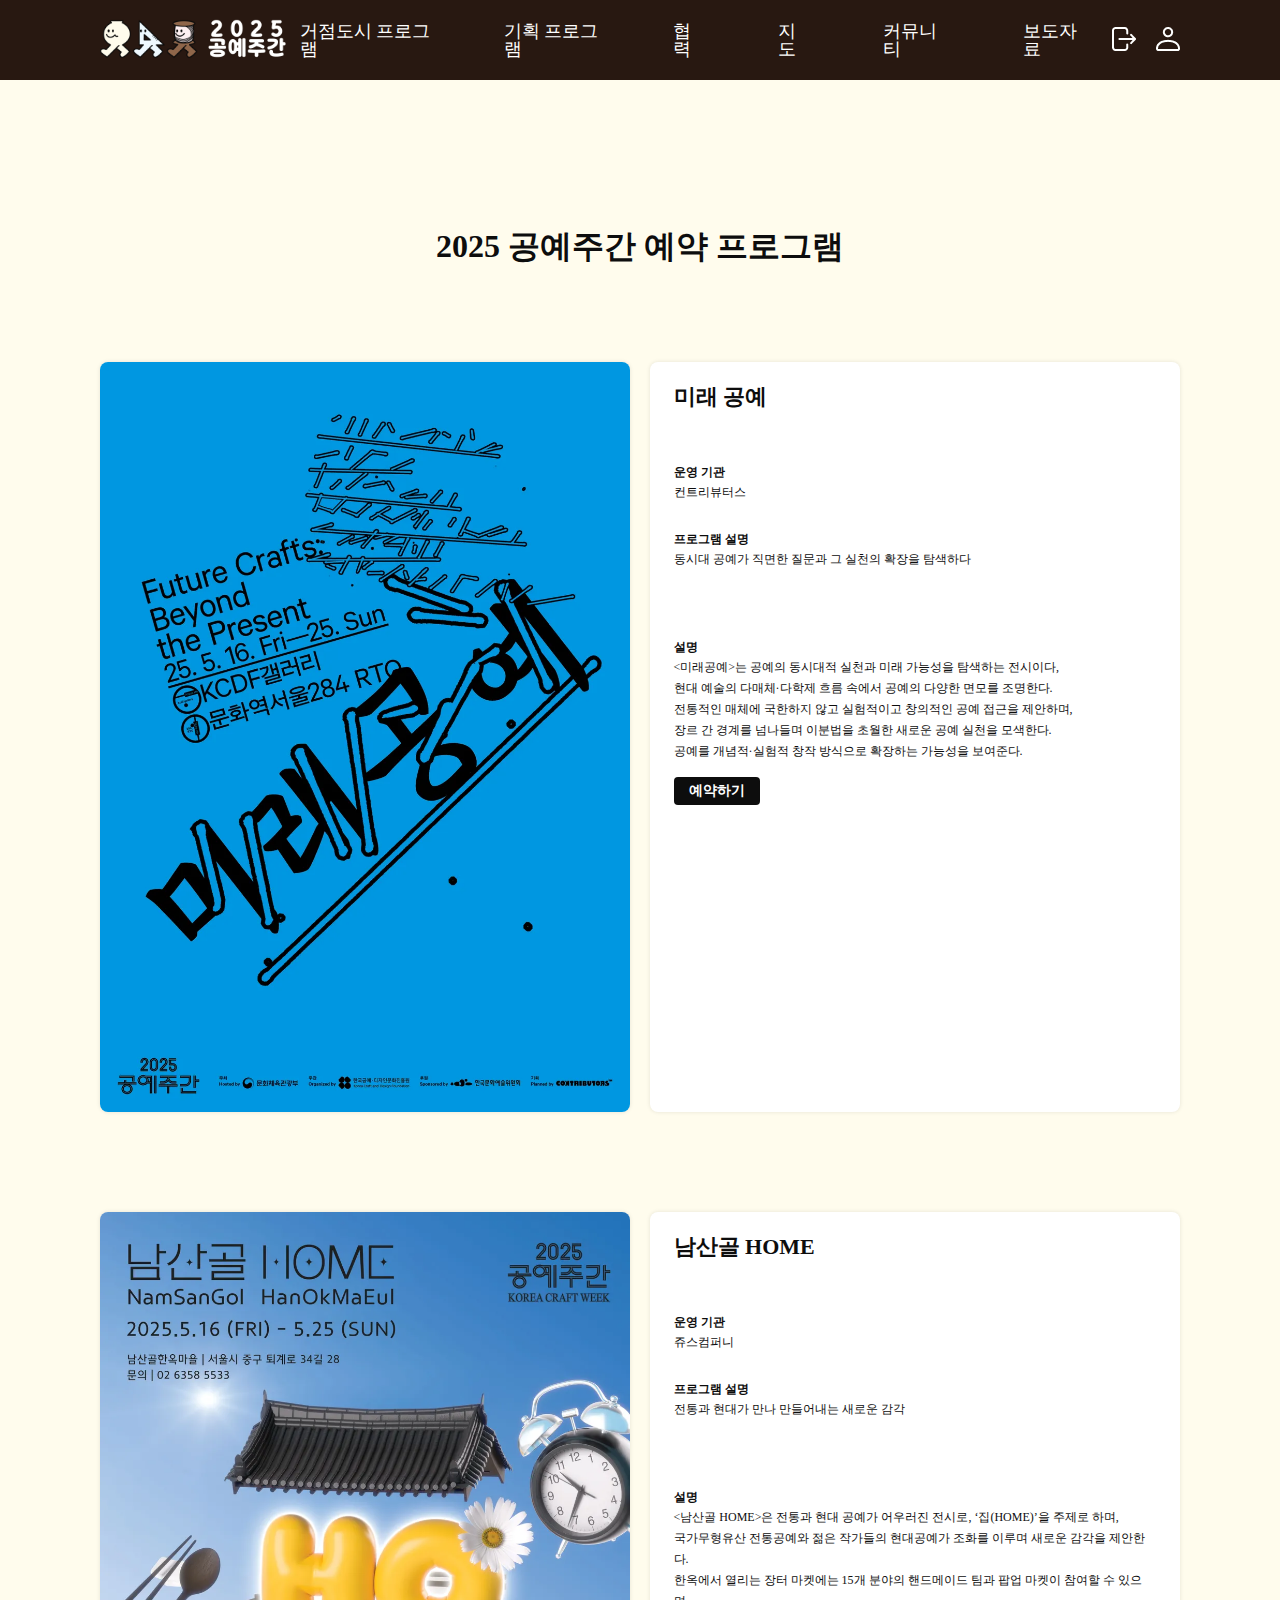
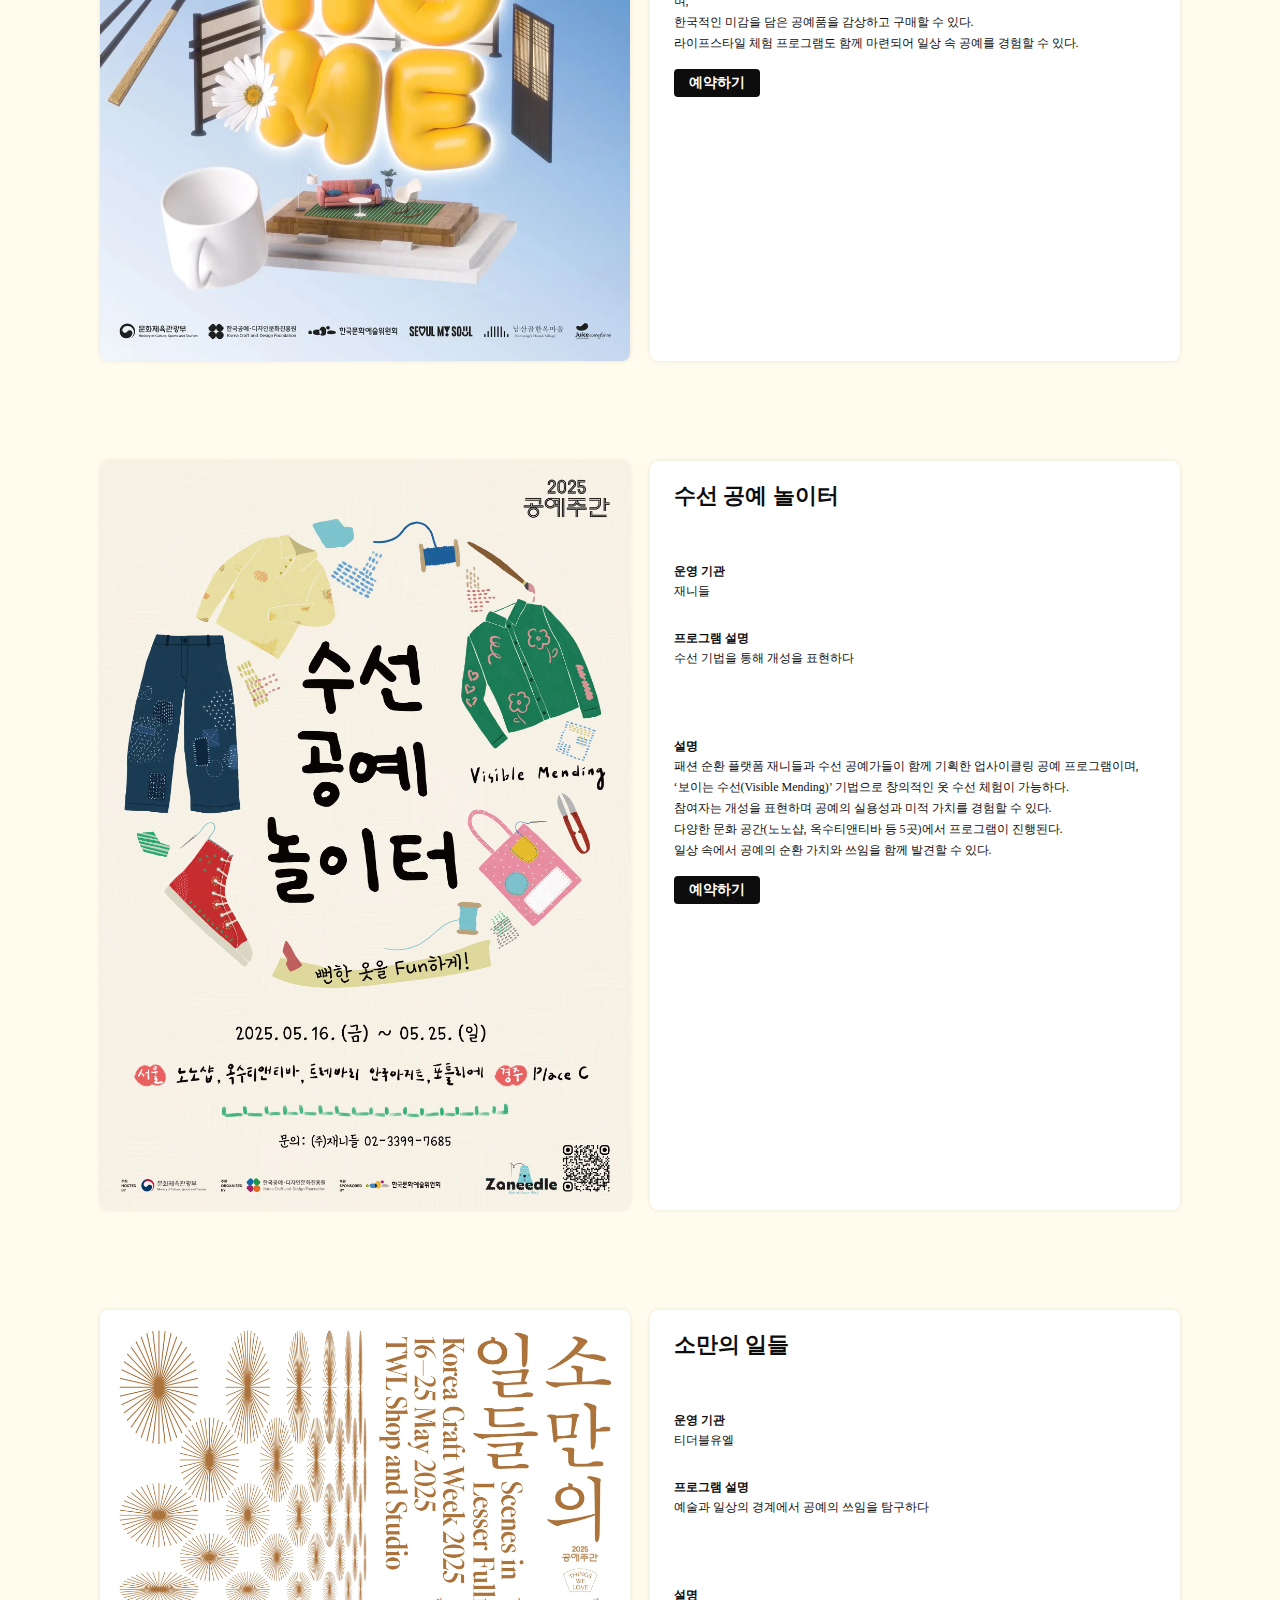
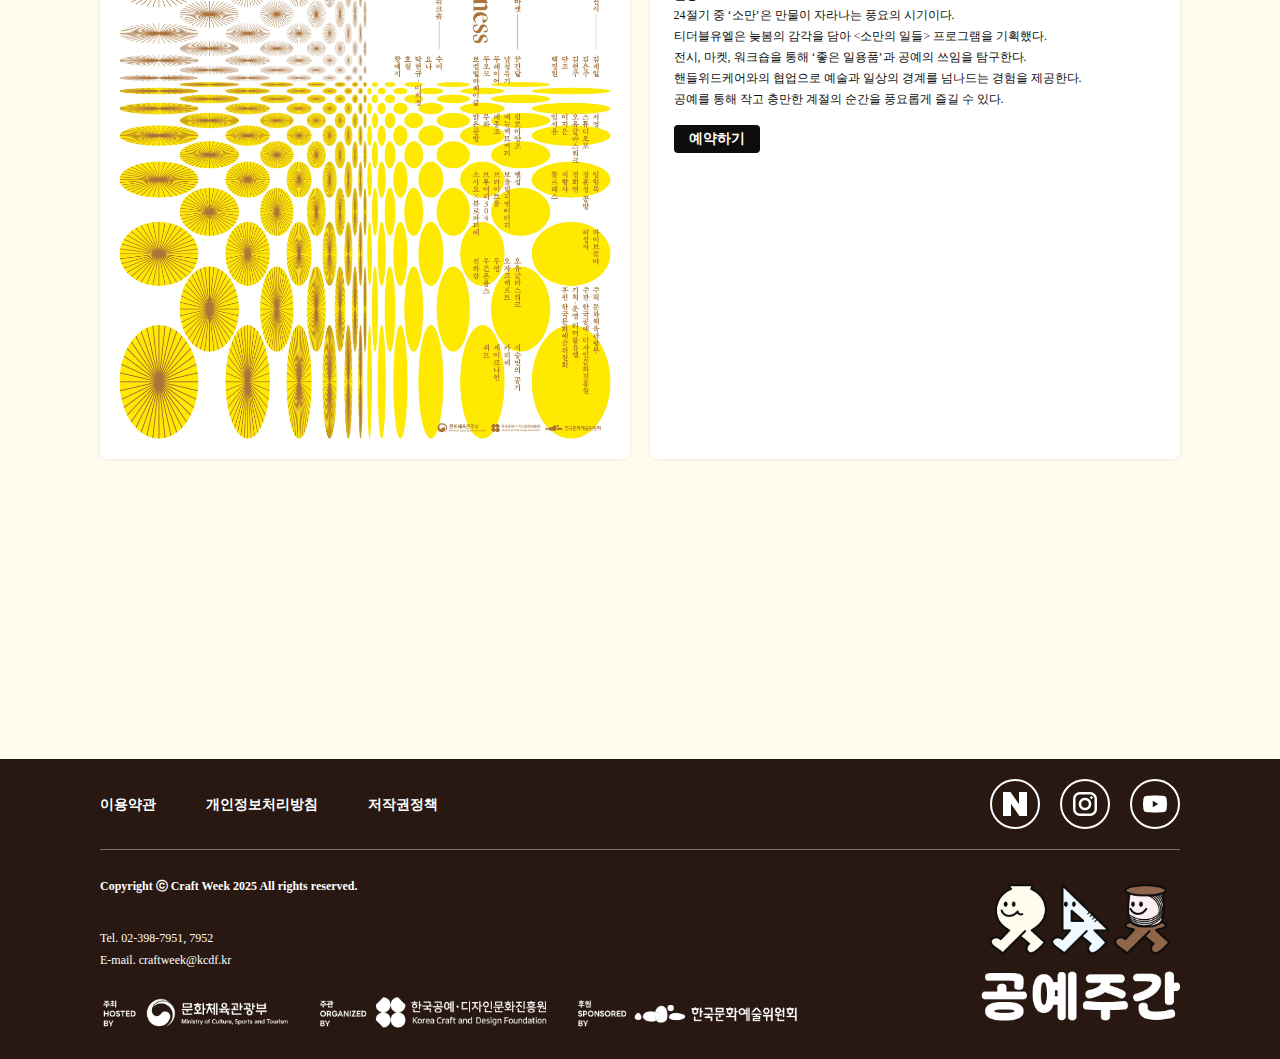
<file: html/reservation_program.html>
<!DOCTYPE html>
<html lang="en">

<head>
  <meta charset="UTF-8">
  <meta name="viewport" content="width=device-width, initial-scale=1.0">
  <title>Document</title>
  <link rel="stylesheet" href="../css/reset.css">
  <link rel="stylesheet" href="../css/common.css">
  <link rel="stylesheet" href="../css/reservation.css">
</head>

<body>
  <header class="main_header">
    <div class="header_container">
      <div class="logo">
        <a href="../index.html"><img src="../img/logo_garo_ban.png" alt="header_logo"></a>
      </div>

      <nav class="main_nav">
        <ul class="nav_menu">
          <li class="nav_item">
            거점도시 프로그램
            <div class="submenu">
              <a href="./program.html">고성</a>
              <a href="">부안</a>
              <a href="">전주</a>
            </div>
          </li>
          <li class="nav_item">
            기획 프로그램
            <div class="submenu">
              <a href="./all_program.html">전체 프로그램</a>
              <a href="./reservation_program.html">예약 프로그램</a>
            </div>
          </li>
          <li class="nav_item">
            협력
            <div class="submenu">
              <a href="./sub_cooperative.html">협력기관/기업</a>
              <a href="./sub_ccsc.html">공예창작지원센터</a>
            </div>
          </li>
          <li class="nav_item">
            <a href="../html/sub_map.html">지도</a>
          </li>
          <li class="nav_item">
            커뮤니티
            <div class="submenu">
              <a href="./notice.html">공지사항</a>
              <a href="./faq.html">FAQ</a>
            </div>
          </li>
          <li class="nav_item">
            <a href="./news.html">보도자료</a>
          </li>
        </ul>
      </nav>

      <div class="header_icons">
        <button class="icon_btn">
          <a href="./login.html">
            <img src="../img/login_fff.png" alt="">
          </a>
        </button>
        <button class="icon_btn">
          <a href="./mypage.html">
            <img src="../img/mypage_fff.png" alt="">
          </a>
        </button>
        <button class="icon_btn hamburger">
          <img src="../img/menu_fff.png" alt="">
        </button>
      </div>
    </div>
  </header>

  <main>
    <div class="program-title">
      <h2>2025 공예주간 예약 프로그램</h2>
    </div>

    <section class="program-wrapper">
      <section class="program-wrapper">

        <div class="program-set">
          <div class="program-box image-box">
            <img src="../img/Future_Crafts(1).webp" alt="일상 공예">
          </div>
          <div class="program-box text-box">
            <h3>미래 공예</h3>
            <div class="info-section">
              <span class="label">운영 기관</span>
              <p class="value">컨트리뷰터스</p>
            </div>
            <div class="info-section">
              <span class="label">프로그램 설명</span>
              <p class="value">동시대 공예가 직면한 질문과 그 실천의 확장을 탐색하다</p>
            </div>
            <div class="info-section">
              <span class="label">설명</span>
              <p class="value">
                <미래공예>는 공예의 동시대적 실천과 미래 가능성을 탐색하는 전시이다,<br>
                  현대 예술의 다매체·다학제 흐름 속에서 공예의 다양한 면모를 조명한다.<br>
                  전통적인 매체에 국한하지 않고 실험적이고 창의적인 공예 접근을 제안하며,<br>
                  장르 간 경계를 넘나들며 이분법을 초월한 새로운 공예 실천을 모색한다.<br>
                  공예를 개념적·실험적 창작 방식으로 확장하는 가능성을 보여준다.<br>
              </p>
            </div>
            <div class="reserve-section">
              <a href="#" class="reserve-btn">예약하기</a>
            </div>
          </div>
        </div>

        <div class="program-set">
          <div class="program-box image-box">
            <img src="../img/Namsangol_Valley(2).webp" alt="남산골">
          </div>
          <div class="program-box text-box">
            <h3>남산골 HOME</h3>
            <div class="info-section">
              <span class="label">운영 기관</span>
              <p class="value">쥬스컴퍼니</p>
            </div>
            <div class="info-section">
              <span class="label">프로그램 설명</span>
              <p class="value">전통과 현대가 만나 만들어내는 새로운 감각</p>
            </div>
            <div class="info-section">
              <span class="label">설명</span>
              <p class="value">
                <남산골 HOME>은 전통과 현대 공예가 어우러진 전시로, ‘집(HOME)’을 주제로 하며,<br>
                  국가무형유산 전통공예와 젊은 작가들의 현대공예가 조화를 이루며 새로운 감각을 제안한다.<br>
                  한옥에서 열리는 장터 마켓에는 15개 분야의 핸드메이드 팀과 팝업 마켓이 참여할 수 있으며,<br>
                  한국적인 미감을 담은 공예품을 감상하고 구매할 수 있다.<br>
                  라이프스타일 체험 프로그램도 함께 마련되어 일상 속 공예를 경험할 수 있다.
              </p>
            </div>
            <div class="reserve-section">
              <a href="#" class="reserve-btn">예약하기</a>
            </div>
          </div>
        </div>

        <div class="program-set">
          <div class="program-box image-box">
            <img src="../img/a_repair_craft(6).webp" alt="수선 공예 놀이터">
          </div>
          <div class="program-box text-box">
            <h3>수선 공예 놀이터</h3>
            <div class="info-section">
              <span class="label">운영 기관</span>
              <p class="value">재니들</p>
            </div>
            <div class="info-section">
              <span class="label">프로그램 설명</span>
              <p class="value">수선 기법을 통해 개성을 표현하다</p>
            </div>
            <div class="info-section">
              <span class="label">설명</span>
              <p class="value">
                패션 순환 플랫폼 재니들과 수선 공예가들이 함께 기획한 업사이클링 공예 프로그램이며,<br>
                ‘보이는 수선(Visible Mending)’ 기법으로 창의적인 옷 수선 체험이 가능하다.<br>
                참여자는 개성을 표현하며 공예의 실용성과 미적 가치를 경험할 수 있다.<br>
                다양한 문화 공간(노노샵, 옥수티앤티바 등 5곳)에서 프로그램이 진행된다.<br>
                일상 속에서 공예의 순환 가치와 쓰임을 함께 발견할 수 있다.<br>
              </p>
            </div>
            <div class="reserve-section">
              <a href="#" class="reserve-btn">예약하기</a>
            </div>
          </div>
        </div>

        <div class="program-set">
          <div class="program-box image-box">
            <img src="../img/a_few_things(5).webp" alt="소만의 일들">
          </div>
          <div class="program-box text-box">
            <h3>소만의 일들</h3>
            <div class="info-section">
              <span class="label">운영 기관</span>
              <p class="value">티더블유엘</p>
            </div>
            <div class="info-section">
              <span class="label">프로그램 설명</span>
              <p class="value">
                예술과 일상의 경계에서 공예의 쓰임을 탐구하다
              </p>
            </div>
            <div class="info-section">
              <span class="label">설명</span>
              <p class="value">
                24절기 중 ‘소만’은 만물이 자라나는 풍요의 시기이다.<br>
                티더블유엘은 늦봄의 감각을 담아 <소만의 일들> 프로그램을 기획했다.<br>
                  전시, 마켓, 워크숍을 통해 ‘좋은 일용품’과 공예의 쓰임을 탐구한다.<br>
                  핸들위드케어와의 협업으로 예술과 일상의 경계를 넘나드는 경험을 제공한다.<br>
                  공예를 통해 작고 충만한 계절의 순간을 풍요롭게 즐길 수 있다.<br>
              </p>
            </div>
            <div class="reserve-section">
              <a href="#" class="reserve-btn">예약하기</a>
            </div>
          </div>
        </div>

      </section>
  </main>
  <footer>
    <div class="footer_first">
      <ul class="footer_notice">
        <li><a href="">이용약관</a></li>
        <li><a href="">개인정보처리방침</a></li>
        <li><a href="">저작권정책</a></li>
      </ul>
      <div class="footer_sns">
        <button class=" icon_btn naver">
          <img src="../img/naver_fff.png" alt="naver_icon">
        </button>
        <button class=" icon_btn instagram">
          <img src="../img/instra_fff.png" alt="instagram_icon">
        </button>
        <button class=" icon_btn youtube">
          <img src="../img/youtube_fff.png" alt="youtube_icon">
        </button>
      </div>
    </div>
    <div class="footer_second">
      <div>
        <p class="stress">Copyright ⓒ Craft Week 2025 All rights reserved.</p>
        <div class="footer_infrom">
          <p>Tel. 02-398-7951, 7952</p>
          <p>E-mail. craftweek@kcdf.kr</p>
        </div>
        <div class="footer_hosted"></div>
      </div>
      <div class="footer_logo"></div>
    </div>
  </footer>


  <script src="../js/script.js"></script>
</body>

</html>
</file>
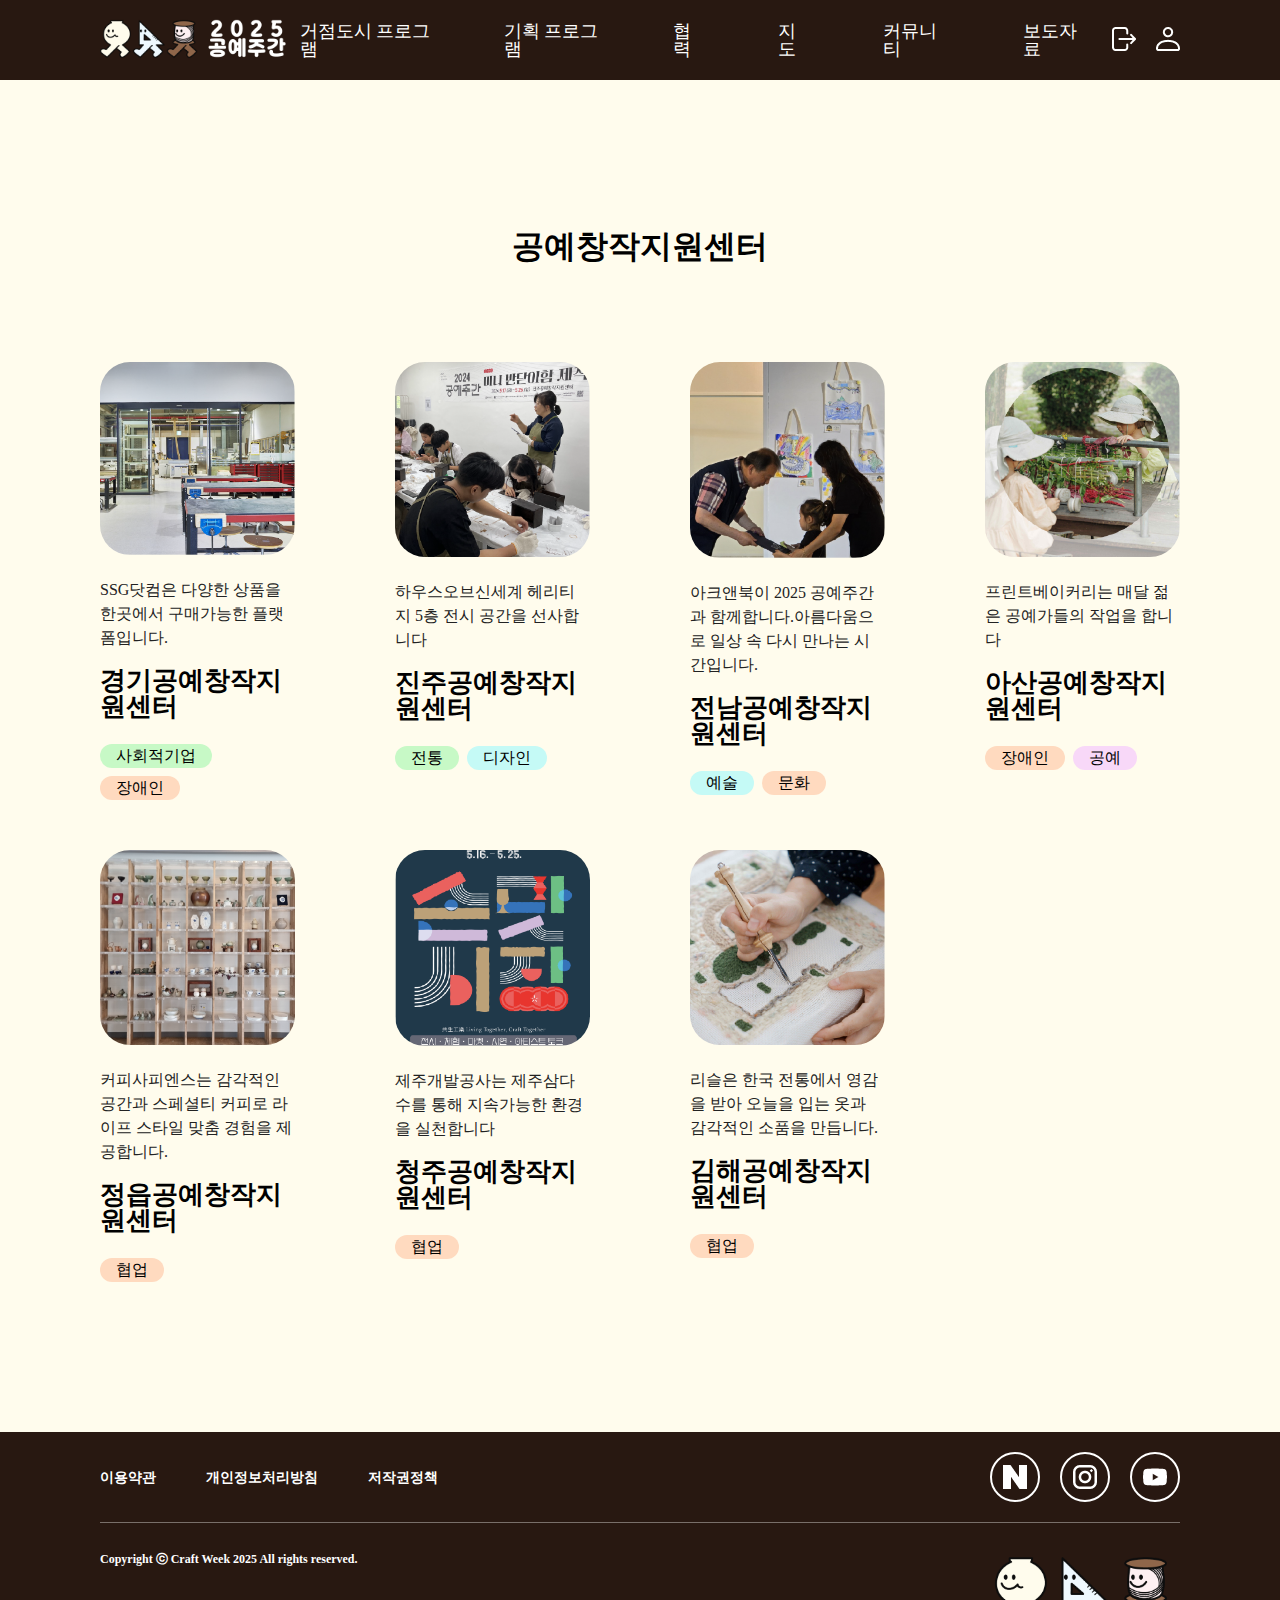
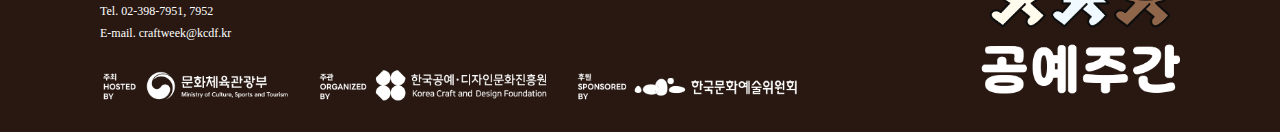
<file: html/sub_ccsc.html>
<!DOCTYPE html>
<html lang="en">

<head>
    <meta charset="UTF-8">
    <meta name="viewport" content="width=device-width, initial-scale=1.0">
    <title>Document</title>
    <link rel="stylesheet" href="../css/reset.css">
    <link rel="stylesheet" href="../css/common.css">
    <link rel="stylesheet" href="./../css/sub_cc.css">
</head>

<body>
    <header class="main_header">
        <div class="header_container">
          <div class="logo">
            <a href="../index.html"><img src="../img/logo_garo_ban.png" alt="header_logo"></a>
          </div>
    
          <nav class="main_nav">
            <ul class="nav_menu">
              <li class="nav_item">
                거점도시 프로그램
                <div class="submenu">
                  <a href="./program.html">고성</a>
                  <a href="">부안</a>
                  <a href="">전주</a>
                </div>
              </li>
              <li class="nav_item">
                기획 프로그램
                <div class="submenu">
                  <a href="./all_program.html">전체 프로그램</a>
                  <a href="./reservation_program.html">예약 프로그램</a>
                </div>
              </li>
              <li class="nav_item">
                협력
                <div class="submenu">
                  <a href="./sub_cooperative.html">협력기관/기업</a>
                  <a href="./sub_ccsc.html">공예창작지원센터</a>
                </div>
              </li>
              <li class="nav_item">
                <a href="../html/sub_map.html">지도</a>
              </li>
              <li class="nav_item">
                커뮤니티
                <div class="submenu">
                  <a href="./notice.html">공지사항</a>
                  <a href="./faq.html">FAQ</a>
                </div>
              </li>
              <li class="nav_item">
                <a href="./news.html">보도자료</a>
              </li>
            </ul>
          </nav>
    
          <div class="header_icons">
            <button class="icon_btn">
              <a href="./login.html">
                <img src="../img/login_fff.png" alt="">
              </a>
            </button>
            <button class="icon_btn">
              <a href="./mypage.html">
                <img src="../img/mypage_fff.png" alt="">
              </a>
            </button>
            <button class="icon_btn hamburger">
              <img src="../img/menu_fff.png" alt="">
            </button>
          </div>
        </div>
      </header>
    
    <main class="cooperation_main">
        <h2 class="cooperation_title">공예창작지원센터</h2>
        <div class="cooperation_grid">

            <div class="cooperation_card">
                <img src="../img/ssc_1.png" alt="협력기관 로고">
                <p class="desc">SSG닷컴은 다양한 상품을 한곳에서 구매가능한 플랫폼입니다.</p>
                <p class="brand_name">경기공예창작지원센터</p>
                <div class="tags">
                    <span class="tag tag_society">사회적기업</span>
                    <span class="tag tag_disabled">장애인</span>
                </div>
            </div>


            <div class="cooperation_card">
                <img src="../img/ssc_2.png" alt="협력기관 로고">
                <p class="desc">하우스오브신세계 헤리티지 5층 전시 공간을 선사합니다</p>
                <p class="brand_name">진주공예창작지원센터</p>
                <div class="tags">
                    <span class="tag tag_tradition">전통</span>
                    <span class="tag tag_design">디자인</span>
                </div>
            </div>


            <div class="cooperation_card">
                <img src="../img/ssc_3.png" alt="협력기관 로고">
                <p class="desc">아크앤북이 2025 공예주간과 함께합니다.아름다움으로
                    일상 속 다시 만나는 시간입니다.</p>
                <p class="brand_name">전남공예창작지원센터</p>
                <div class="tags">
                    <span class="tag tag_art">예술</span>
                    <span class="tag tag_culture">문화</span>
                </div>
            </div>


            <div class="cooperation_card">
                <img src="../img/ssc_4.png" alt="협력기관 로고">
                <p class="desc">프린트베이커리는 매달 젊은 공예가들의 작업을 합니다</p>
                <p class="brand_name">아산공예창작지원센터</p>
                <div class="tags">
                    <span class="tag tag_disabled">장애인</span>
                    <span class="tag tag_crafts">공예</span>
                </div>
            </div>
            <div class="cooperation_card">
                <img src="../img/ssc_5.png" alt="협력기관 로고">
                <p class="desc">커피사피엔스는 감각적인 공간과 스페셜티 커피로 라이프
                    스타일 맞춤 경험을 제공합니다.</p>
                <p class="brand_name">정읍공예창작지원센터</p>
                <div class="tags">
                    <span class="tag tag_cooperation">협업</span>
                </div>
            </div>
            <div class="cooperation_card">
                <img src="../img/ssc_6.png" alt="협력기관 로고">
                <p class="desc">제주개발공사는 제주삼다수를 통해 지속가능한 환경을
                    실천합니다</p>
                <p class="brand_name">청주공예창작지원센터</p>
                <div class="tags">
                    <span class="tag tag_cooperation">협업</span>
                </div>
            </div>
            <div class="cooperation_card">
                <img src="../img/ssc_7.png" alt="협력기관 로고">
                <p class="desc">리슬은 한국 전통에서 영감을 받아 오늘을 입는 옷과 감각적인
                    소품을 만듭니다.</p>
                <p class="brand_name">김해공예창작지원센터</p>
                <div class="tags">
                    <span class="tag tag_cooperation">협업</span>
                </div>
            </div>
            <div class="cooperation_card">
            </div>
    </main>

    <footer>
        <div class="footer_first">
            <ul class="footer_notice">
                <li><a href="">이용약관</a></li>
                <li><a href="">개인정보처리방침</a></li>
                <li><a href="">저작권정책</a></li>
            </ul>
            <div class="footer_sns">
                <button class=" icon_btn naver">
                    <img src="../img/naver_fff.png" alt="naver_icon">
                </button>
                <button class=" icon_btn instagram">
                    <img src="../img/instra_fff.png" alt="instagram_icon">
                </button>
                <button class=" icon_btn youtube">
                    <img src="../img/youtube_fff.png" alt="youtube_icon">
                </button>
            </div>
        </div>
        <div class="footer_second">
            <div>
                <p class="stress">Copyright ⓒ Craft Week 2025 All rights reserved.</p>
                <div class="footer_infrom">
                    <p>Tel. 02-398-7951, 7952</p>
                    <p>E-mail. craftweek@kcdf.kr</p>
                </div>
                <div class="footer_hosted"></div>
            </div>
            <div class="footer_logo"></div>
        </div>
    </footer>


</body>
<script src="../js/script.js"></script>

</html>
</file>
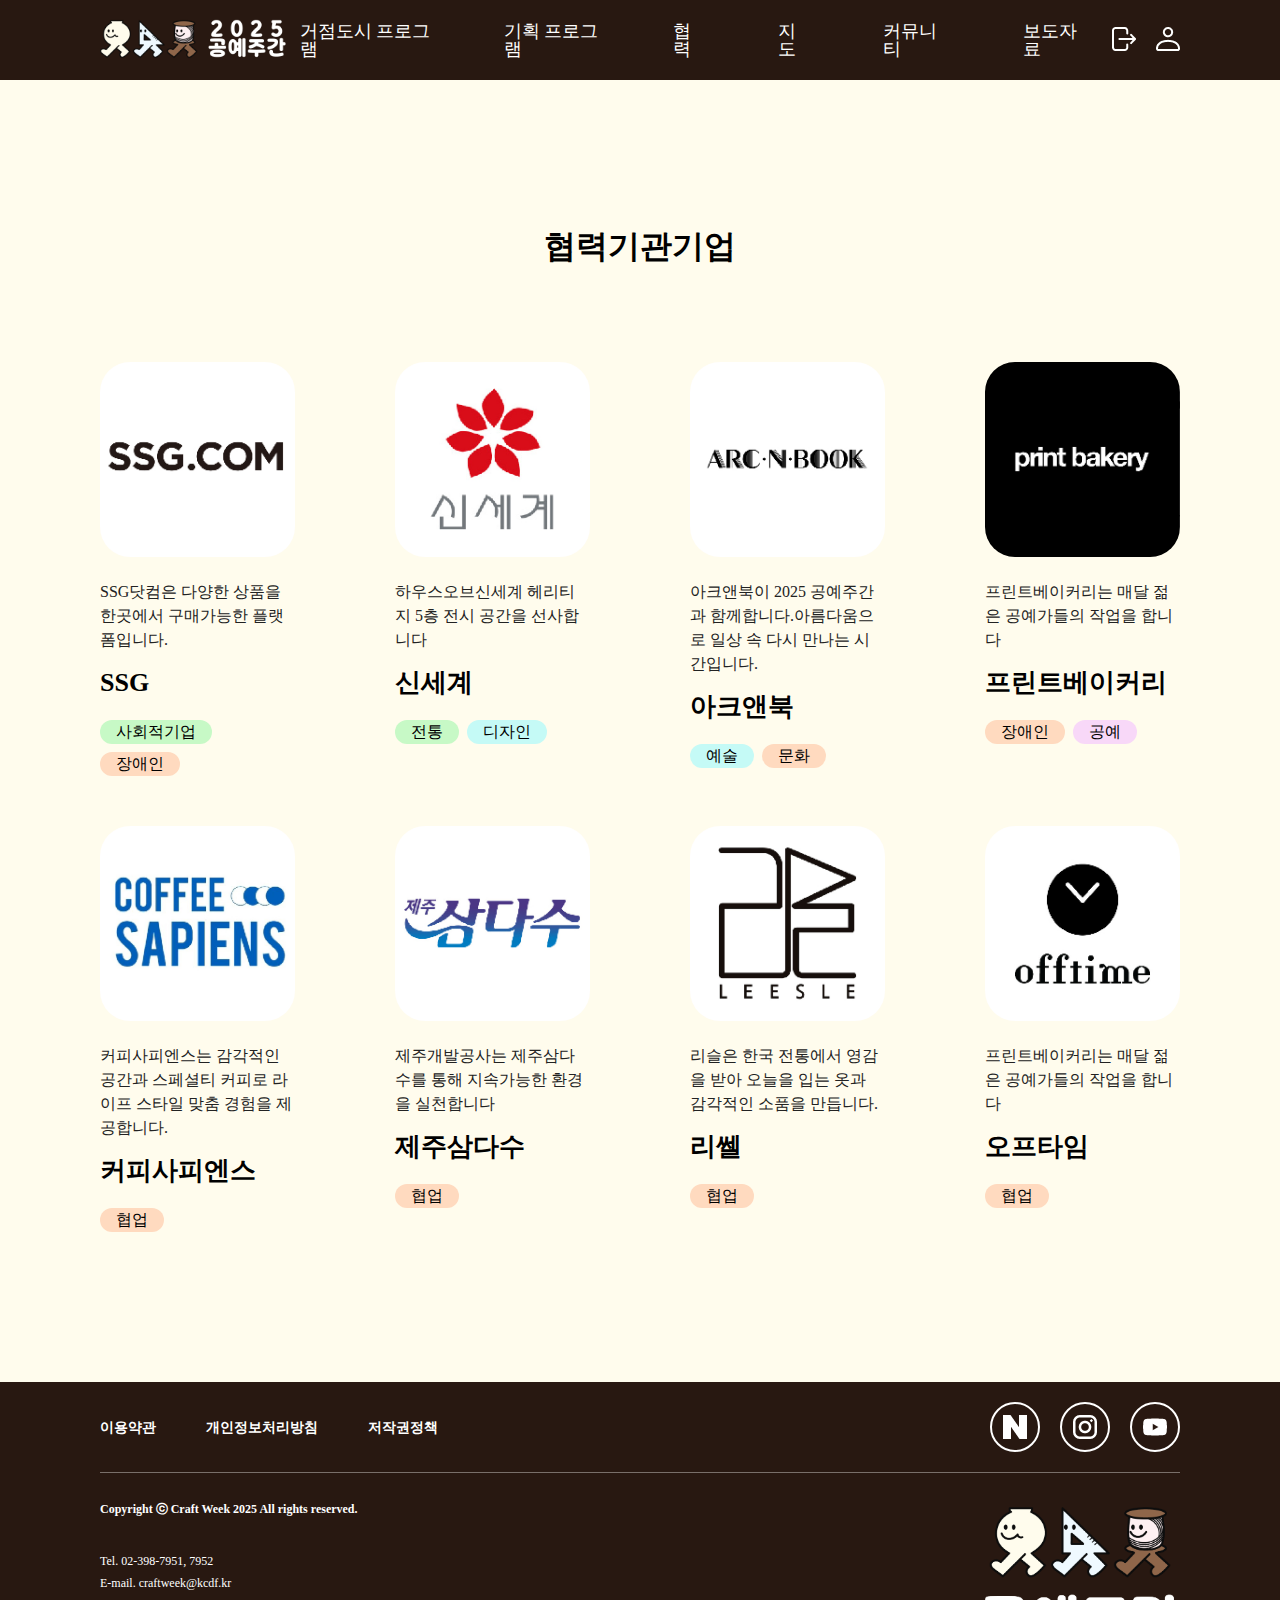
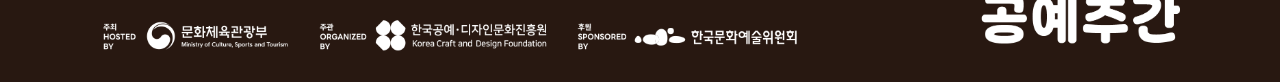
<file: html/sub_cooperative.html>
<!DOCTYPE html>
<html lang="en">

<head>
    <meta charset="UTF-8">
    <meta name="viewport" content="width=device-width, initial-scale=1.0">
    <title>Document</title>
    <link rel="stylesheet" href="../css/reset.css">
    <link rel="stylesheet" href="../css/common.css">
    <link rel="stylesheet" href="../css/sub_cc.css">
</head>

<body>
    <header class="main_header">
        <div class="header_container">
          <div class="logo">
            <a href="../index.html"><img src="../img/logo_garo_ban.png" alt="header_logo"></a>
          </div>
    
          <nav class="main_nav">
            <ul class="nav_menu">
              <li class="nav_item">
                거점도시 프로그램
                <div class="submenu">
                  <a href="./program.html">고성</a>
                  <a href="">부안</a>
                  <a href="">전주</a>
                </div>
              </li>
              <li class="nav_item">
                기획 프로그램
                <div class="submenu">
                  <a href="./all_program.html">전체 프로그램</a>
                  <a href="./reservation_program.html">예약 프로그램</a>
                </div>
              </li>
              <li class="nav_item">
                협력
                <div class="submenu">
                  <a href="./sub_cooperative.html">협력기관/기업</a>
                  <a href="./sub_ccsc.html">공예창작지원센터</a>
                </div>
              </li>
              <li class="nav_item">
                <a href="../html/sub_map.html">지도</a>
              </li>
              <li class="nav_item">
                커뮤니티
                <div class="submenu">
                  <a href="./notice.html">공지사항</a>
                  <a href="./faq.html">FAQ</a>
                </div>
              </li>
              <li class="nav_item">
                <a href="./news.html">보도자료</a>
              </li>
            </ul>
          </nav>
    
          <div class="header_icons">
            <button class="icon_btn">
              <a href="./login.html">
                <img src="../img/login_fff.png" alt="">
              </a>
            </button>
            <button class="icon_btn">
              <a href="./mypage.html">
                <img src="../img/mypage_fff.png" alt="">
              </a>
            </button>
            <button class="icon_btn hamburger">
              <img src="../img/menu_fff.png" alt="">
            </button>
          </div>
        </div>
      </header>
    
    <main class="cooperation_main">
        <h2 class="cooperation_title">협력기관기업</h2>
        <div class="cooperation_grid">
            <div class="cooperation_card">
                <img src="../img/415_ssg_logo.jpg" alt="협력기관 로고">
                <p class="desc">SSG닷컴은 다양한 상품을 한곳에서 구매가능한 플랫폼입니다.</p>
                <p class="brand_name">SSG</p>
                <div class="tags">
                    <span class="tag tag_society">사회적기업</span>
                    <span class="tag tag_disabled">장애인</span>
                </div>
            </div>

            <div class="cooperation_card">
                <img src="../img/415_shinsegae_logo.jpg" alt="협력기관 로고">
                <p class="desc">하우스오브신세계 헤리티지 5층 전시 공간을 선사합니다</p>
                <p class="brand_name">신세계</p>
                <div class="tags">
                    <span class="tag tag_tradition">전통</span>
                    <span class="tag tag_design">디자인</span>
                </div>
            </div>


            <div class="cooperation_card">
                <img src="../img/415_arcnbook_logo.jpg" alt="협력기관 로고">
                <p class="desc">아크앤북이 2025 공예주간과 함께합니다.아름다움으로
                    일상 속 다시 만나는 시간입니다.</p>
                <p class="brand_name">아크앤북</p>
                <div class="tags">
                    <span class="tag tag_art">예술</span>
                    <span class="tag tag_culture">문화</span>
                </div>
            </div>

            <div class="cooperation_card">
                <img src="../img/415_printbakery_logo.jpg" alt="협력기관 로고">
                <p class="desc">프린트베이커리는 매달 젊은 공예가들의 작업을 합니다</p>
                <p class="brand_name">프린트베이커리</p>
                <div class="tags">
                    <span class="tag tag_disabled">장애인</span>
                    <span class="tag tag_crafts">공예</span>
                </div>

            </div>
            <div class="cooperation_card">
                <img src="../img/415_coffeesapiens_;ogo.jpg" alt="협력기관 로고">
                <p class="desc">커피사피엔스는 감각적인 공간과 스페셜티 커피로 라이프
                    스타일 맞춤 경험을 제공합니다.</p>
                <p class="brand_name">커피사피엔스</p>
                <div class="tags">
                    <span class="tag tag_cooperation">협업</span>
                </div>

            </div>
            <div class="cooperation_card">
                <img src="../img/415_jejusamdasoo_logo.jpg" alt="협력기관 로고">
                <p class="desc">제주개발공사는 제주삼다수를 통해 지속가능한 환경을
                    실천합니다</p>
                <p class="brand_name">제주삼다수</p>
                <div class="tags">
                    <span class="tag tag_cooperation">협업</span>
                </div>

            </div>
            <div class="cooperation_card">
                <img src="../img/415_leesle_logo.jpg" alt="협력기관 로고">
                <p class="desc">리슬은 한국 전통에서 영감을 받아 오늘을 입는 옷과 감각적인
                    소품을 만듭니다.</p>
                <p class="brand_name">리쎌</p>
                <div class="tags">
                    <span class="tag tag_cooperation">협업</span>
                </div>

            </div>
            <div class="cooperation_card">
                <img src="../img/415_offtime_logo.jpg" alt="협력기관 로고">
                <p class="desc">프린트베이커리는 매달 젊은 공예가들의 작업을 합니다
                </p>
                <p class="brand_name">오프타임</p>
                <div class="tags">
                    <span class="tag tag_cooperation">협업</span>
                </div>
            </div>
    </main>
    <footer>
        <div class="footer_first">
            <ul class="footer_notice">
                <li><a href="">이용약관</a></li>
                <li><a href="">개인정보처리방침</a></li>
                <li><a href="">저작권정책</a></li>
            </ul>
            <div class="footer_sns">
                <button class=" icon_btn naver">
                    <img src="../img/naver_fff.png" alt="naver_icon">
                </button>
                <button class=" icon_btn instagram">
                    <img src="../img/instra_fff.png" alt="instagram_icon">
                </button>
                <button class=" icon_btn youtube">
                    <img src="../img/youtube_fff.png" alt="youtube_icon">
                </button>
            </div>
        </div>
        <div class="footer_second">
            <div>
                <p class="stress">Copyright ⓒ Craft Week 2025 All rights reserved.</p>
                <div class="footer_infrom">
                    <p>Tel. 02-398-7951, 7952</p>
                    <p>E-mail. craftweek@kcdf.kr</p>
                </div>
                <div class="footer_hosted"></div>
            </div>
            <div class="footer_logo"></div>
        </div>
    </footer>



</body>
<script src="../js/script.js"></script>

</html>
</file>
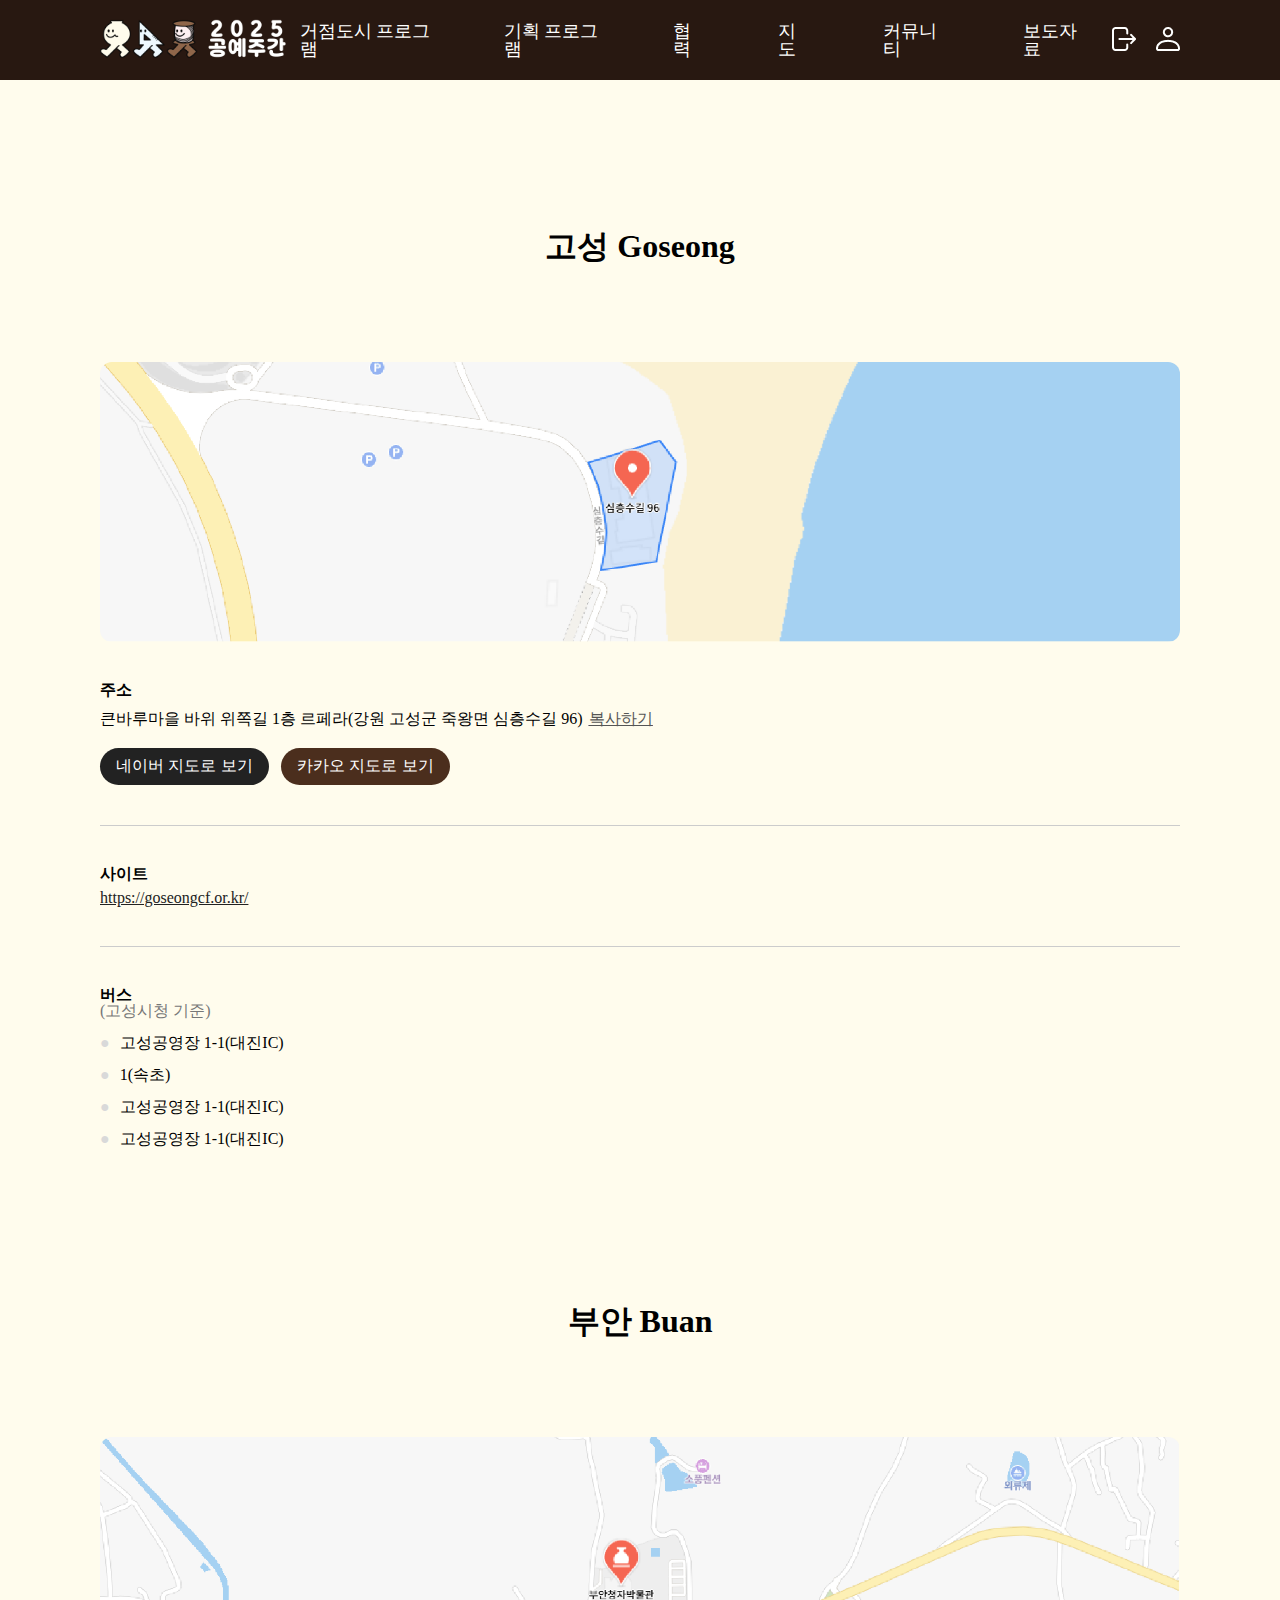
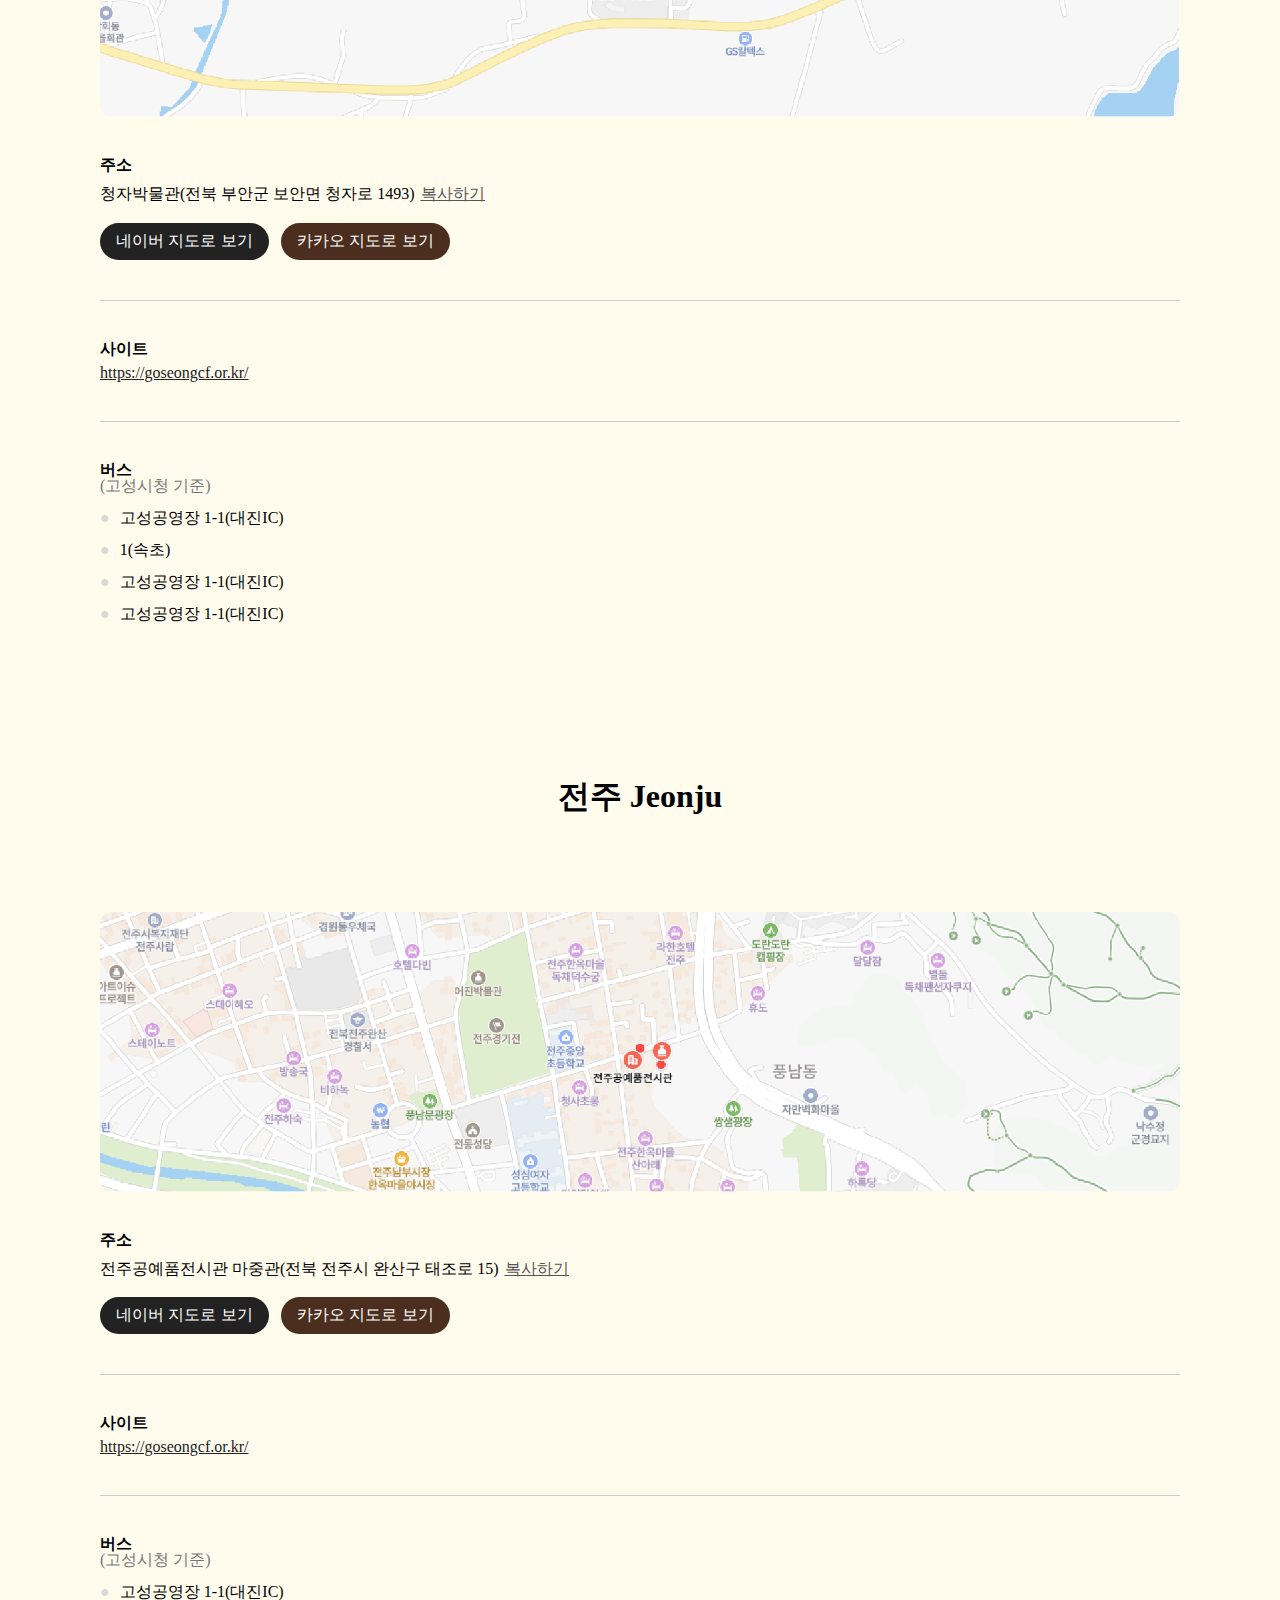
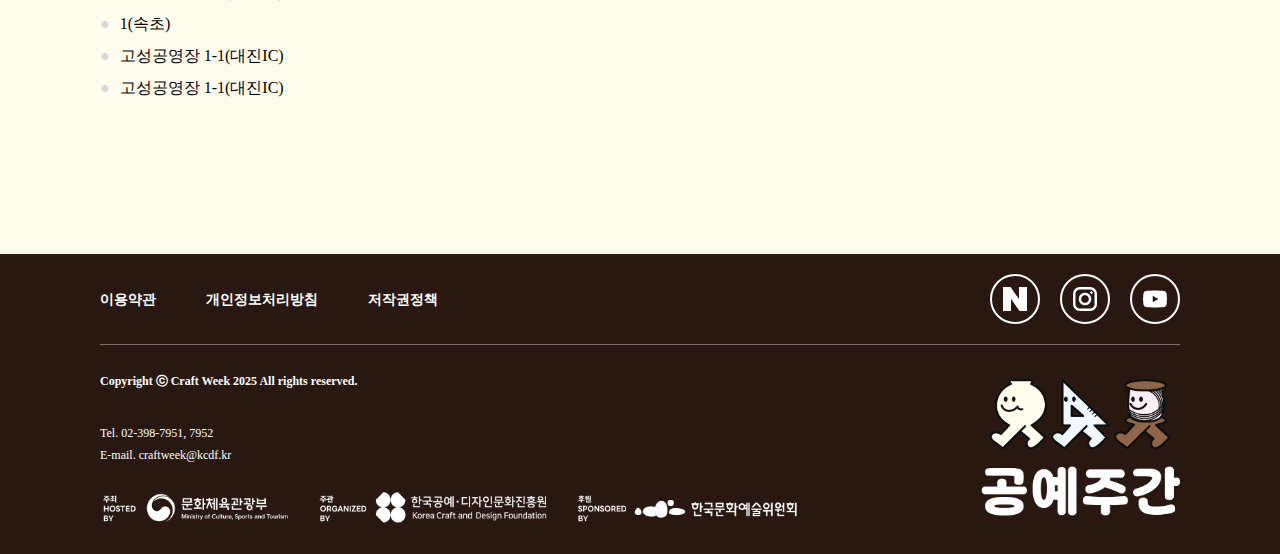
<file: html/sub_map.html>
<!DOCTYPE html>
<html lang="en">

<head>
  <meta charset="UTF-8">
  <meta name="viewport" content="width=device-width, initial-scale=1.0">
  <title>Document</title>
  <link rel="stylesheet" href="../css/reset.css">
  <link rel="stylesheet" href="../css/common.css">
  <link rel="stylesheet" href="../css/sub_map.css">
</head>

<body>
  <header class="main_header">
    <div class="header_container">
      <div class="logo">
        <a href="../index.html"><img src="../img/logo_garo_ban.png" alt="header_logo"></a>
      </div>

      <nav class="main_nav">
        <ul class="nav_menu">
          <li class="nav_item">
            거점도시 프로그램
            <div class="submenu">
              <a href="./program.html">고성</a>
              <a href="">부안</a>
              <a href="">전주</a>
            </div>
          </li>
          <li class="nav_item">
            기획 프로그램
            <div class="submenu">
              <a href="./all_program.html">전체 프로그램</a>
              <a href="./reservation_program.html">예약 프로그램</a>
            </div>
          </li>
          <li class="nav_item">
            협력
            <div class="submenu">
              <a href="./sub_cooperative.html">협력기관/기업</a>
              <a href="./sub_ccsc.html">공예창작지원센터</a>
            </div>
          </li>
          <li class="nav_item">
            <a href="../html/sub_map.html">지도</a>
          </li>
          <li class="nav_item">
            커뮤니티
            <div class="submenu">
              <a href="./notice.html">공지사항</a>
              <a href="./faq.html">FAQ</a>
            </div>
          </li>
          <li class="nav_item">
            <a href="./news.html">보도자료</a>
          </li>
        </ul>
      </nav>

      <div class="header_icons">
        <button class="icon_btn">
          <a href="./login.html">
            <img src="../img/login_fff.png" alt="">
          </a>
        </button>
        <button class="icon_btn">
          <a href="./mypage.html">
            <img src="../img/mypage_fff.png" alt="">
          </a>
        </button>
        <button class="icon_btn hamburger">
          <img src="../img/menu_fff.png" alt="">
        </button>
      </div>
    </div>
  </header>

  <main class="location_detail">
    <h2 class="location_title">고성 Goseong</h2>

    <div class="location_visual">
      <img src="../img/Goseong.png" alt="고성 위치 지도 또는 이미지">
    </div>

    <div class="location_info">
      <div class="info_text">
        <p class="label">주소</p>
        <p class="desc">
          큰바루마을 바위 위쪽길 1층 르페라(강원 고성군 죽왕면 심층수길 96)

          <a href=""><span class="copy_text">복사하기</span></a>
        </p>
      </div>
      <div class="button_group">
        <a href=""><button class="btn">네이버 지도로 보기</button></a>
        <a href=""><button class="btn dark">카카오 지도로 보기</button></a>
      </div>
    </div>

    <hr class="divider" />

    <div class="site_section">
      <p class="label">사이트</p>
      <a href="https://goseongcf.or.kr/" class="link">https://goseongcf.or.kr/</a>
    </div>

    <hr class="divider" />

    <div class="bus_section mgn_btm">
      <p class="label">버스<br><span class="small">(고성시청 기준)</span></p>
      <ul class="bus_list">
        <li>고성공영장 1-1(대진IC)</li>
        <li>1(속초)</li>
        <li>고성공영장 1-1(대진IC)</li>
        <li>고성공영장 1-1(대진IC)</li>
      </ul>
    </div>
    <h2 class="location_title">부안 Buan</h2>

    <div class="location_visual">
      <img src="../img/Buan.png" alt="고성 위치 지도 또는 이미지">
    </div>

    <div class="location_info">
      <div class="info_text">
        <p class="label">주소</p>
        <p class="desc">
          청자박물관(전북 부안군 보안면 청자로 1493)
          <a href=""><span class="copy_text">복사하기</span></a>
        </p>
      </div>
      <div class="button_group">
        <a href=""><button class="btn">네이버 지도로 보기</button></a>
        <a href=""><button class="btn dark">카카오 지도로 보기</button></a>
      </div>
    </div>

    <hr class="divider" />

    <div class="site_section">
      <p class="label">사이트</p>
      <a href="https://goseongcf.or.kr/" class="link">https://goseongcf.or.kr/</a>
    </div>

    <hr class="divider" />

    <div class="bus_section mgn_btm">
      <p class="label">버스<br><span class="small">(고성시청 기준)</span></p>
      <ul class="bus_list">
        <li>고성공영장 1-1(대진IC)</li>
        <li>1(속초)</li>
        <li>고성공영장 1-1(대진IC)</li>
        <li>고성공영장 1-1(대진IC)</li>
      </ul>
    </div>
    <h2 class="location_title">전주 Jeonju</h2>

    <div class="location_visual">
      <img src="../img/Jeonju.png" alt="고성 위치 지도 또는 이미지">
    </div>

    <div class="location_info">
      <div class="info_text">
        <p class="label">주소</p>
        <p class="desc">
          전주공예품전시관 마중관(전북 전주시 완산구 태조로 15)
          <a href=""><span class="copy_text">복사하기</span></a>
        </p>
      </div>
      <div class="button_group">
        <a href=""><button class="btn">네이버 지도로 보기</button></a>
        <a href=""><button class="btn dark">카카오 지도로 보기</button></a>
      </div>
    </div>

    <hr class="divider" />

    <div class="site_section">
      <p class="label">사이트</p>
      <a href="https://goseongcf.or.kr/" class="link">https://goseongcf.or.kr/</a>
    </div>

    <hr class="divider" />

    <div class="bus_section">
      <p class="label">버스<br><span class="small">(고성시청 기준)</span></p>
      <ul class="bus_list">
        <li>고성공영장 1-1(대진IC)</li>
        <li>1(속초)</li>
        <li>고성공영장 1-1(대진IC)</li>
        <li>고성공영장 1-1(대진IC)</li>
      </ul>
    </div>
  </main>


  <footer>
    <div class="footer_first">
      <ul class="footer_notice">
        <li><a href="">이용약관</a></li>
        <li><a href="">개인정보처리방침</a></li>
        <li><a href="">저작권정책</a></li>
      </ul>
      <div class="footer_sns">
        <button class=" icon_btn naver">
          <img src="../img/naver_fff.png" alt="naver_icon">
        </button>
        <button class=" icon_btn instagram">
          <img src="../img/instra_fff.png" alt="instagram_icon">
        </button>
        <button class=" icon_btn youtube">
          <img src="../img/youtube_fff.png" alt="youtube_icon">
        </button>
      </div>
    </div>
    <div class="footer_second">
      <div>
        <p class="stress">Copyright ⓒ Craft Week 2025 All rights reserved.</p>
        <div class="footer_infrom">
          <p>Tel. 02-398-7951, 7952</p>
          <p>E-mail. craftweek@kcdf.kr</p>
        </div>
        <div class="footer_hosted"></div>
      </div>
      <div class="footer_logo"></div>
    </div>
  </footer>

</body>
<script src="../js/script.js"></script>

</html>
</file>
<file: css/common.css>
* {
    box-sizing: border-box;
}

header,
main,
footer {
    width: 1920px;
    margin: 0 auto;
}

header,
footer {
    padding: 0 100px;
}

main {
    width: 100%;
    background-color: #fffced;
}


.main_header {
    background-color: #281811;
    height: 80px;
    display: flex;
    align-items: center;
    width: 100%;
}

.header_container {
    display: flex;
    justify-content: space-between;
    align-items: center;
    width: 1920px;
    margin: 0 auto;
}

.logo img {
    height: 40px;
}

.main_nav {
    flex: 1;
    display: flex;
    justify-content: center;
}

.nav_menu {
    list-style: none;
    display: flex;
    gap: 40px;
    align-items: center;
}

.nav_item {
    position: relative;
    color: #fff;
    font-size: 18px;
    font-weight: 500;
    text-decoration: none;
    padding: 10px;
    display: inline-block;
}

.nav_item a {
    color: #fff;
    font-size: 18px;
    font-weight: 500;
    text-decoration: none;
    padding: 10px;
    display: inline-block;
}

.submenu {
    position: absolute;
    top: 100%;
    left: 50%;
    transform: translateX(-50%);
    display: none;
    background-color: #fff;
    padding: 10px 0;
    gap: 10px;
}

.nav_item:hover .submenu {
    display: flex;
    flex-direction: row;
    flex-wrap: wrap;
    row-gap: 5px;
    column-gap: 20px;
}

.submenu a {
    color: #0d0d0d;
    font-size: 16px;
    font-weight: 500;
    text-decoration: none;
    text-align: center;
    width: 150px;
    padding: 5px;
    display: block;
}

.submenu a:hover {
    width: 100%;
    color: #fff;
    background-color: #281811;
}

.header_icons {
    display: flex;
    gap: 20px;
    align-items: center;
}

.icon_btn {
    background: none;
    border: none;
    padding: 0;
    cursor: pointer;
    display: flex;
    align-items: center;
}

.icon_btn img {
    height: 24px;
    width: 24px;
}

.hamburger {
    display: none;
}

footer {
    width: 100%;
    height: 300px;
    background-color: #281811;
}

.footer_first {
    display: flex;
    justify-content: space-between;
    padding: 20px 0;
    border-bottom: 1px solid rgba(255, 255, 255, 0.377);
    align-items: center;
}

.footer_notice {
    display: flex;
    gap: 50px;
}

.footer_notice a {
    color: #fff;
    font-size: 14px;
    font-weight: 700;
    text-decoration: none;
}

.footer_sns {
    display: flex;
    gap: 20px;
}

.footer_sns>button {
    width: 50px;
    height: 50px;
    border-radius: 50%;
    border: 2px solid #fff;
}

.footer_sns img {
    margin-left: 50%;
    transform: translateX(-50%);
}

.footer_second {
    display: flex;
    justify-content: space-between;
    padding-top: 30px;
}

.footer_second p {
    color: #fff;
}

.footer_second>div>.stress {
    font-size: 12px;
    font-weight: 700;
    margin-bottom: 40px;
}

.footer_infrom>p:first-child {
    font-size: 12px;
    margin-bottom: 10px;
}

.footer_infrom>p:last-child {
    font-size: 12px;
    margin-bottom: 20px;
}

.footer_hosted {
    width: 700px;
    height: 50px;
    background-position: center;
    background-repeat: no-repeat;
    background-size: cover;
    background-image: url(../img/footer_host.png);
}

.footer_logo {
    width: 200px;
    height: 150px;
    background-position: center;
    background-repeat: no-repeat;
    background-size: contain;
    background-image: url(../img/logo_sero_ban.png);
}

/* 반응형 */


@media screen and (max-width: 1240px) {

    header,
    main,
    footer {
        width: 100%;
    }

    .main_nav {
        display: none;
        position: absolute;
        top: 80px;
        right: 0;
        width: 300px;
        background-color: #281811;
        align-items: center;
        gap: 20px;
        padding: 20px 0;
        z-index: 1000;
    }

    .main_nav.show {
        display: block;
    }

    .nav_menu {
        flex-direction: column;
        align-items: flex-start;
    }

    .nav_item>a {
        padding: 0;
        text-align: start;
    }

    .submenu {
        display: none;
        position: relative;
        width: 280px;
        top: 100%;
        margin-top: 10px;
    }

    .submenu.open {
        display: block;
    }

    .submenu>a {
        display: block;
        width: 280;
        text-align: start;
    }

    .hamburger {
        display: block;
    }

    footer {
        align-content: center;
    }

    .footer_first {
        padding: 30px 0;
    }

    .footer_sns>button {
        display: none;
    }

    .footer_hosted {
        width: 600px;
    }

    .footer_logo {
        width: 150px;
    }
}

@media screen and (max-width: 720px) {

    header,
    footer {
        width: 100%;
        padding: 0 50px;
    }

    .main_nav.active {
        display: flex;
    }

    .hamburger {
        display: block;
    }

    footer {
        padding: 0px;
        text-align: center;
    }

    .footer_notice {
        margin-left: 50%;
        transform: translateX(-50%);
        gap: 10px;
    }

    .footer_notice a {
        display: block;
        width: 100%;
    }

    .footer_second>div {
        width: 100%;
    }

    .footer_hosted {
        display: none;
    }

    .footer_logo {
        display: none;
    }
}

@media screen and (max-width: 400px) {
        .footer_notice {
        gap: 5px;
    }
    
    .footer_notice a {
        font-size: 8px;
    }
}
</file>
<file: css/style.css>
main {
  width: 100%;
  height: auto;
  background-color: #fffced;
  padding: 0;
}

.main_door {
  align-items: center;
  vertical-align: middle;
}

.main_door {
  width: 100%;
  height: 800px;
  background-position: center;
  background-repeat: no-repeat;
  background-size: 100%;
  background-image: url(../img/main_door.jpg);
  transition: all 1s;
}

.main_door:hover {
  background-size: 150%;
}

.door_items {
  padding-top: 150px;
  margin-left: 50px;
}

.door_title {
  font-size: 70px;
  font-weight: 700;
  color: #fff;
  text-shadow: #0d0d0d 1px 2px 10px;
  margin-bottom: 50px;
}

.door_text {
  font-size: 20px;
  font-weight: 400;
  color: #fff;
  text-shadow: #0d0d0d70 1px 1px 5px;
  margin-top: 20px;
}

.door_text>span {
  font-weight: 700;
  margin-right: 30px;
}

.door_hosted {
  width: 500px;
  height: 50px;
  margin-top: 250px;
  background-image: url(../img/footer_host.png);
  background-position: center;
  background-repeat: no-repeat;
  background-size: cover;
}

/* 거점도시프로그램 */

.program {
  max-width: 1440px;
  width: 100%;
  height: auto;
  margin: 0 auto;
  padding: 150px 0;
}

.program-tit {
  position: relative;
  margin-bottom: -12%;
  text-align: left;
}

.program-tit>h1 {
  font-size: 60px;
  font-weight: 800;
  color: #0d0d0d;
}

.program-wrap {
  display: flex;
  gap: 100px;
  justify-content: space-between;
  align-items: center;
}

.program-btn {
  width: 190px;
  height: 60px;
  border-radius: 30px;
  text-align: center;
  font-size: 20px;
  font-weight: 700;
  margin-bottom: 20px;
  line-height: 55px;
}

.program-btn a {
  display: block;
  text-decoration: none;
  color: #281811;
}

.program-btn1 {
  background-color: #c7f9c6;
}

.program-btn2 {
  background-color: #C5FAF6;
}

.program-btn3 {
  background-color: #F8D8E3;
}

.program-btn:active {
  background-color: #ffdabf;
  transition: all 0.3s ease;
}

.program-img {
  max-width: 1000px;
  width: 100%;
  height: 620px;
  border: 2px solid #281811;
  border-radius: 30px;
  position: relative;
  margin-top: 50px;
}

.program-img img {
  width: 100%;
  height: 100%;
  object-fit: cover;
  border-radius: 30px;
}

.opacity-box {
  width: 100%;
  height: 30%;
  background-color: rgba(0, 0, 0, 0.6);
  position: absolute;
  bottom: 0;
  border-radius: 0 0 30px 30px;
  display: flex;
  justify-content: space-between;
}

.opacity-box h2 {
  font-size: 24px;
  color: #fff;
  padding: 50px;
}

.opacity-box h2>span {
  font-weight: 700;
}

.opacity-box>.op-btn {
  width: 200px;
  height: 50px;
  background-color: #fff;
  border-radius: 30px;
  font-size: 16px;
  line-height: 50%;
  margin: 70px 50px;
}

.opacity-box>.op-btn>a {
  display: block;
  color: #0d0d0d;
  padding: 20px 45px;
  text-decoration: none;
}

.op-btn:active {
  color: #fff;
  background-color: #8f664a;
}

/* 캘린더 */
.reservation-container {
  width: 100%;
  padding: 0 100px;
}

.reservation-frame {
  width: 100%;
  text-align: center;
  margin: 0 auto;
  margin-bottom: 150px;
}

.reservation-title h2 {
  font-size: 35px;
  font-weight: 700;
  margin-bottom: 10px;
}

.reservation-title p {
  font-size: 16px;
  color: #555;
}

.reservation-box {
  width: 100%;
  height: 535px;
  margin: 50px auto 0;
  background-color: #8f664a;
  border-radius: 30px;
  display: flex;
  padding: 40px;
  box-sizing: border-box;
  justify-content: space-between;
}

.calendar-box {
  width: 100%;
  max-width: 650px;
  color: #fff;
}

.program-box {
  width: 100%;
  max-width: 650px;
  height: 455px;
  background-color: #fffced;
  border-radius: 30px;
  padding: 30px;
  color: #0d0d0d;
  display: flex;
  flex-direction: column;
  justify-content: space-between;
}

.calendar-header {
  display: flex;
  justify-content: space-between;
  align-items: center;
  margin: 20px;
}

.calendar-header h3 {
  font-size: 20px;
  color: #fff;
  font-weight: bold;
}

.calendar-header button {
  background: none;
  border: none;
  color: #0d0d0d;
  font-size: 28px;
  cursor: pointer;
}

.calendar-table {
  margin: 50px 0;
  width: 100%;
  border-collapse: collapse;
  text-align: center;
  table-layout: fixed;
}

.calendar-table th {
  font-size: 16px;
  color: #fff;
}

.calendar-table td {
  font-size: 16px;
  color: #fff;
  font-weight: 500;
  height: 40px;
  padding: 6px 0;
  cursor: pointer;
  transition: 0.4s ease;
  text-align: center;
}

.calendar-table th,
.calendar-table td {
  padding: 10px 4px;
}


.program-box h3 {
  font-size: 20px;
  font-weight: 600;
  text-align: center;
  margin-bottom: 25px
}

.program-list {
  list-style: none;
  padding: 0;
  margin: 0;
  display: flex;
  flex-direction: column;
  gap: 10px;
}

.program-list li {
  height: 50px;
  background-color: #8f664a30;
  color: #0d0d0d;
  border-radius: 30px;
  padding: 14px 18px;
  display: flex;
  justify-content: space-between;
  align-items: center;
}

.program-list li:nth-child(4) .time {
  margin-left: 17px;
}

.program-list .title {
  font-size: 16px;
  margin: 0;
  color: #0d0d0d;
}

.program-list .time {
  font-size: 16px;
  min-width: 80px;
  text-align: center;
}

.program-list .quota {
  font-size: 16px;
}

.program-list li:nth-child(4) .quota {
  margin-left: 5px;
}

.program-list .status {
  font-size: 14px;
}

.apply-btn {
  width: 100%;
  height: 60px;
  background-color: #281811;
  color: #fff;
  font-size: 20px;
  padding: 15px 40px;
  border: none;
  border-radius: 30px;
  cursor: pointer;
  align-self: center;
  margin-top: 20px;
}

.apply-btn:active {
  background-color: #8f664a;
}


/* 협력업체 */

.cooperative {
  width: 100%;
  background-color: #281811;
  padding: 150px 100px;
}

.container {
  display: flex;
  flex-direction: column;
  align-items: center;
}

.title {
  font-size: 32px;
  font-weight: 700;
  margin-bottom: 100px;
  color: white;
}

.image-grid {
  display: grid;
  grid-template-columns: repeat(4, 1fr);
  column-gap: 80px;
  row-gap: 124px;
}

.image-grid img {
  width: 100%;
  object-fit: contain;
  transition: transform 0.3s ease;
}

.image-grid img:active {
  transform: translateY(-10px) scale(1.05);
  cursor: pointer;
}


@media screen and (max-width: 1400px) {
  .program {
    max-width: 1200px;
    width: 100%;
    padding: 150px 100px;
  }

  .program-img {
    margin-top: 0;
  }

  .opacity-box h2 {
    font-size: 18px;
    color: #fff;
    padding: 55px 50px;
  }
}

@media screen and (max-width: 1200px) {
  .program {
    max-width: 1200px;
    width: 100%;
    padding: 150px 100px;
  }

  .opacity-box h2 {
    font-size: 14px;
    color: #fff;
    padding: 55px 35px;
  }

  .opacity-box h2>span {
    font-weight: 700;
  }

  .opacity-box>.op-btn {
    width: 170px;
    height: 45px;
    font-size: 12px;
    line-height: 50%;
    margin: 60px 30px;
  }
}

@media screen and (max-width: 1024px) {
  .main_door {
    height: 500px;
  }

  .door_items {
    padding-top: 100px;
    margin-left: 50px;
  }

  .door_title {
    font-size: 50px;
  }

  .door_text {
    font-size: 16px;
  }

  .door_hosted {
    margin-top: 100px;
  }

  /* 거점도시프로그램 */

  .program {
    max-width: 1000px;
    width: 100%;
    padding: 150px 100px;
  }

  .program-tit {
    height: 245px;
  }

  .program-tit>h1 {
    font-size: 45px;
  }

  .program-wrap {
    display: block;
  }

  .program-btn-wrap {
    display: flex;
    gap: 20px;
  }

  .program-btn {
    width: 150px;
    height: 45px;
    font-size: 18px;
    font-weight: 700;
    margin-bottom: 20px;
    line-height: 45px;
  }

  .program-img {
    max-width: 800px;
    height: 600px;
  }

  .opacity-box h2 {
    font-size: 20px;
    color: #fff;
    padding: 55px 50px;
  }

  .opacity-box h2>span {
    font-weight: 700;
  }

  .opacity-box>.op-btn {
    width: 180px;
    height: 45px;
    font-size: 14px;
    line-height: 50%;
    margin: 70px 50px;
  }

  /* 캘린더 */
  .reservation-frame {
    width: 100%;
    height: auto;
  }

  .reservation-box {
    flex-direction: column;
    align-items: center;
    width: 100%;
    height: auto;
    padding: 30px;
  }

  .calendar-box,
  .program-box {
    width: 100%;
    max-width: 600px;
  }

  .program-box {
    margin-top: 30px;
  }

  .apply-btn {
    width: 100%;
    max-width: 500px;
    font-size: 18px;
  }

  /* 협력업체 */
  .image-grid {
    grid-template-columns: repeat(2, 1fr);
    /* 2열로 */
    column-gap: 40px;
    row-gap: 60px;
    justify-items: center;
    /* 가운데 정렬 */
  }

  .image-grid img {
    width: 90%;
    height: auto;
  }
}

@media screen and (max-width: 900px) {
  .program {
    width: 100%;
    height: auto;
    padding: 150px 100px;
  }

  .program-img {
    max-width: 900px;
    width: 100%;
  }

  .opacity-box h2 {
    font-size: 16px;
    color: #fff;
    padding: 45px 50px;
  }

  .opacity-box h2>span {
    font-weight: 700;
  }

  .opacity-box>.op-btn {
    width: 190px;
    font-size: 14px;
    margin: 60px 50px;
  }
}

@media screen and (max-width: 720px) {
  .main_door {
    width: 100%;
  }

  .door_hosted {
    width: 100%;
    background-size: contain;
    background-position: left;
  }

  /* 거점도시프로그램 */
  .program {
    width: 100%;
    padding: 150px 50px;
  }

  .program-tit {
    height: 200px;
  }

  .program-tit>h1 {
    font-size: 40px;
  }

  .program-wrap {
    display: block;
  }

  .program-btn-wrap {
    display: flex;
    gap: 20px;
  }

  .program-btn {
    width: 150px;
    height: 45px;
    font-size: 18px;
    font-weight: 700;
    margin-bottom: 20px;
    line-height: 45px;
  }

  .program-img {
    width: 100%;
    height: 900px;
  }

  .opacity-box {
    display: block;
  }

  .opacity-box h2 {
    font-size: 20px;
    color: #fff;
    padding: 50px 50px 0;
  }

  .opacity-box h2>span {
    font-weight: 700;
  }

  .opacity-box>.op-btn {
    width: 200px;
    height: 50px;
    font-size: 16px;
    line-height: 50%;
    margin: 40px 50px 50px;
  }

  /* 캘린더 */
  .reservation-container {
    padding: 0 50px;
  }

  .reservation-title h2 {
    font-size: 24px;
  }

  .reservation-title p {
    font-size: 14px;
  }

  .calendar-header h3 {
    font-size: 20px;
  }

  .calendar-header button {
    font-size: 22px;
  }

  .calendar-table th,
  .calendar-table td {
    font-size: 12px;
    padding: 6px 2px;
  }

  .program-box h3 {
    font-size: 20px;
    margin-top: 0;
    margin-bottom: 20px;
  }

  .program-list li {
    padding: 10px 12px;
  }

  .program-list .title,
  .program-list .quota,
  .program-list .status {
    font-size: 12px;
  }

  .program-list .time {
    font-size: 12px;
    min-width: 60px;
  }

  .apply-btn {
    font-size: 16px;
    padding: 10px 20px;
    width: 100%;
    max-width: 400px;
  }

  /* 협력업체 */
  .cooperative {
    padding: 150px 50px;
  }
}

@media screen and (max-width: 670px) {
  .main_door {
    background-size: cover;
  }

  .main_door:hover {
  display: none;
  }

  .program-list .title,
  .program-list .quota,
  .program-list .status,
  .program-list .time {
    font-size: 10px;
  }
}
</file>
<file: css/all_program.css>
main {
  padding: 0 100px;
  align-items: center;
}

.program-title {
  width: 100%;
  text-align: center;
  padding-top: 150px;
  padding-bottom: 100px;
}

.program-title h2 {
  font-size: 32px;
  font-weight: 700;
  color: #0d0d0d;
}

.program-wrapper {
  display: flex;
  flex-wrap: wrap;
  gap: 100px 50px;
  justify-content: space-between;
  width: 100%;
  margin: 0 auto;
  padding-bottom: 150px;
}

.program-set {
  width: 48%;
  display: flex;
  flex-direction: row;
  gap: 20px;
}

.program-box {
  width: 100%;
  background-color: #fff;
  border-radius: 8px;
  box-shadow: 0 0 4px rgba(0, 0, 0, 0.1);
  display: flex;
  flex-direction: column;
}

.image-box {
  width: 50%;
  display: flex;
  justify-content: center;
  align-items: center;
  overflow: hidden;
}

.image-box img {
  width: 100%;
  background-position: center;
  object-fit: cover;
  display: block;
}

.text-box {
  width: 50%;
  padding: 24px;
  color: #0d0d0d;

}

.text-box h3 {
  font-size: 22px;
  font-weight: 700;
  margin-bottom: 27px;
}

.info-section {
  margin-bottom: 15px;
}

.info-section:nth-of-type(1) {
  margin-top: 31px;
}

.info-section:nth-of-type(2) {
  margin-top: 15px;
}

.info-section:nth-of-type(3) {
  margin-top: 56px;
}

.label {
  display: block;
  font-size: 12px;
  font-weight: 600;
  margin-bottom: 4px;
}

.value {
  font-size: 12px;
  line-height: 1.75;
  margin: 0;
}

/* 반응형 */
@media (max-width: 1470px) {
  .program-wrapper {
    width: 100%;
    justify-content: center;
  }

  .program-set {
    width: 100%;
  }

}

@media (max-width: 720px) {
  .program-set {
    flex-direction: column;
  }

  .program-box {
    width: 100%;
  }
}
</file>
<file: css/faq.css>
main {
    padding: 0 100px;
}

section {
    padding: 150px 0;
    color: #0d0d0d;
}

a {
    text-decoration: none;
    color: #fff;
    font-size: 16px;
}

.main_title {
    font-size: 32px;
    font-weight: 500;
    text-align: center;
    margin-bottom: 100px;
}

.faq_search {
    display: flex;
    justify-content: center;
}

.search_box {
    width: 1000px;
    height: 70px;
    display: flex;
    justify-content: space-between;
    padding: 10px 20px;
    border-radius: 50px;
    border: 2px solid #281811;
    background-color: #fff;
}

.search_text {
    width: 700px;
    border: none;
    outline: none;
    background: none;
    font-size: 20px;
}

.faq_sec {
    padding: 150px 0;
}

.faq_q {
    display: flex;
    color: #fff;
    padding: 10px 20px;
    border-radius: 25px;
    background-color: #281811;
    margin-bottom: 10px;
    font-size: 18px;
    font-weight: 500;
    gap: 10px;
}

.faq_q:focus {
    background-color: #8f664a;
}

.faq_q>img {
    width: auto;
    height: auto;
    margin-top: 5px;
}

.faq_answer {
    height: 0;
    overflow: hidden;
    /* transition-duration: 1s; */
    border-radius: 10px;
    background-color: #8f664a60;
    margin-bottom: 20px;
    line-height: 150%;
    align-content: center;
}

.faq_answer>p {
    padding: 20px;
}

.question:focus-within>.faq_answer {
    display: block;
    height: 300px;
}

.inquiry {
    align-content: center;
    display: flex;
    justify-content: space-around;
}

.inquiry>div {
    display: flex;
    justify-content: center;
    align-items: center;
    gap: 30px;
}

.inq_icon>div {
    padding: 15px;
    border-radius: 30px;
    background-color: #8f664a;
}

.inq_icon>p {
    font-size: 18px;
    font-weight: 700;
}

@media screen and (max-width: 1024px) {
    .inquiry {
        display: block;
    }

    .call_icon {
        margin-bottom: 50px;
    }
}

@media screen and (max-width: 720px) {
    main {
        padding-top: 150px;
        padding: 0 50px;
    }

    .faq_search {
        padding: 0;
    }

    .search_box {
        width: 500px;
    }

    .search_text {
        width: 400px;
    }
}
</file>
<file: css/join.css>
@import url('https://fonts.googleapis.com/css2?family=Noto+Sans+KR:wght@100..900&display=swap');

li{
    margin-bottom: 10px;
}
main{
    width: 100%;
    background-color: #fffced;
    padding: 100px 0;
}

section{
    width: 632px;
    height: auto;
    margin: 0 auto;
    background-color: #fff;
    border: 2px solid #281811;
    border-radius: 30px;
}

.tit-wrap{
    padding: 30px 0;
}
.tit-wrap{
    font-size: 32px;
    font-weight: bold;
    text-align: center;
}
.form-wrap label{
    font-size: 14px;
    font-weight: bold;
    padding-left: 40px;
}
.form-wrap span{
    font-size: 12px;
    color: tomato;
    padding-left: 10px;
}
.form-wrap b{
    font-weight: normal;
    color: #333;
    padding: 0 10px;
}
input{
    border: none;
    background-color: transparent;
    outline: none;
    padding: 10px;
}
.box, .box1{
    width: 575px;
    height: 46px;
    margin: 5px auto;
    background-color: #f1f1f1;
    border-radius: 30px;
    padding: 5px;
}
.box>input{
    width: 100%;
}
input[type=button]{
    border: 1px solid #757575;
    background-color: #fff;
    padding: 3px 10px;
    font-size: 12px;
    font-weight: 600;
    margin-top: 6px;
}
.id-box{
    width: calc(100% - 110px);
}
.email{
    display: flex;
    justify-content: space-evenly;
}
.email>b{
    line-height: 50px;
}
.email input{
    width: 240px;
    height: 48px;
    padding: 20px;
    background-color: #f1f1f1;
    border-radius: 30px;
    font-size: 12px;
    font-weight: 600;
    margin: 5px 0;
}
.join-btn{
    margin: 30px;
    display: flex;
    justify-content: center;
    gap: 20px;
}
.join-btn>input{
    width: 280px;
    border: 1px solid #333;
    height: 40px;
    border-radius: 30px;
}
.join-btn>input[type="reset"]{
    color: #757575;
    border: 1px solid #757575;
}

.join-btn>input:focus {
    color: #fff;
    background-color: #281811;
}


@media screen and (max-width: 1024px) {
    section{
    width: 500px;
    }
    .box, .box1{
    width: 460px;
    }
    .email input{
    width: 190px;
    }
}

@media screen and (max-width: 720px) {
    section{
    width: 460px;
    }
    .box, .box1{
    width: 400px;
    }
    .email input{
    width: 150px;
    }
}
</file>
<file: css/login_style.css>
section {
    width: 100%;
    padding: 150px 0;
}

article {
    width: 632px;
    height: 600px;
    background-color: #fff;
    border: 2px solid #281811;
    border-radius: 30px;
    padding: 100px auto;
    margin: 0 auto;
}

.login-wrap {
    width: 540px;
    margin: 0 auto 100px;
    padding: 20px 0;
}

.login-wrap>.login-title {
    width: 500px;
    margin: 50px auto 30px;
}

.login-wrap>.login-title>p {
    font-size: 32px;
    font-weight: bold;
    text-align: center;
}

.login-wrap>.login-tab {
    margin-bottom: 40px;
}

.login-wrap>.login-tab>ul {
    display: flex;
}

.login-wrap>.login-tab>ul>li {
    flex: 1;
    text-align: center;
    padding: 17px 24px 15px 24px;
    border-bottom: 1px solid black;
    font-weight: bold;
    cursor: pointer;
}

.login-wrap>.login-tab>ul>.order {
    border-bottom: 1px solid lightgray;
}

.login-wrap>.login-tab>ul>li>a {
    text-decoration: none;
    color: black;
}

.login-wrap>.login-tab>ul>.order>a {
    color: lightgray;
}

input[type=text],
input[type=password] {
    width: 100%;
    padding: 15px;
    margin-bottom: 10px;
    display: inline-block;
    border: none;
    background: #f1f1f1;
    font-size: 14px;
    border-radius: 30px;
}

input[type="checkbox"] {
    width: 14px;
    height: 14px;
    vertical-align: middle;
    border: none;
}

.saveid {
    font-size: 12px;
}

.login-submit-btn {
    width: 100%;
    height: 46px;
    background-color: #281811;
    margin: 20px 0;
    text-align: center;
    cursor: pointer;
    border-radius: 30px;
}

.login-submit-btn>a {
    text-decoration: none;
    color: white;
    line-height: 46px;
}

.login-submit-btn:active {
    background-color: #8f664a;
}

.find-wrap {
    display: flex;
    justify-content: center;
    align-items: center;
    opacity: 0.7;
    font-size: 12px;
}

.find-wrap>a {
    text-decoration: none;
    padding: 10px;
    color: black;
}


@media screen and (max-width: 1024px) {
    article {
        width: 500px;
        height: 530px;
    }

    .login-wrap {
        width: 500px;
        margin: 0 auto 100px;
        padding: 20px 0;
    }

    .login-wrap>.login-title {
        width: 500px;
        margin: 50px auto 30px;
    }

    .login-wrap>.login-title>p {
        font-size: 32px;
        font-weight: bold;
        text-align: center;
    }

    input[type=text],
    input[type=password] {
        width: 90%;
        padding: 15px;
        margin-left: 20px;
        margin-bottom: 10px;
        display: block;
        border: none;
        background: #f1f1f1;
        font-size: 14px;
        border-radius: 30px;
    }

    input[type="checkbox"] {
        width: 14px;
        height: 14px;
        vertical-align: middle;
        border: none;
        margin-left: 20px;
    }

    .login-submit-btn {
        width: 90%;
        height: 46px;
        background-color: #281811;
        margin: 20px 0;
        text-align: center;
        cursor: pointer;
        border-radius: 30px;
        margin-left: 20px;
    }
}

@media screen and (max-width: 720px) {
    article {
        width: 460px;
        height: 530px;
    }

    .login-wrap {
        width: 460px;
        margin: 0 auto 100px;
        padding: 20px 0;
    }

    .login-wrap>.login-title {
        width: 460px;
    }

    .login-wrap>.login-title>p {
        font-size: 28px;
    }

    input[type=text],
    input[type=password] {
        width: 90%;
        padding: 15px;
        margin-left: 20px;
        margin-bottom: 10px;
        display: block;
        border: none;
        background: #f1f1f1;
        font-size: 14px;
        border-radius: 30px;
    }

    input[type="checkbox"] {
        width: 14px;
        height: 14px;
        vertical-align: middle;
        border: none;
        margin-left: 20px;
    }

    .login-submit-btn {
        width: 90%;
        height: 46px;
        background-color: #281811;
        margin: 20px 0;
        text-align: center;
        cursor: pointer;
        border-radius: 30px;
        margin-left: 20px;
    }
}
</file>
<file: css/mypage.css>
.mypage {
  padding: 150px 100px;
}

.mypage-title {
  text-align: center;
  font-size: 32px;
  margin-bottom: 40px;
  font-weight: 700;
}

.tab-menu {
  display: flex;
  justify-content: center;
  gap: 20px;
  margin: 40px 0;
}

.tab {
  padding: 10px 30px;
  border-radius: 30px;
  background-color: #e0e0e0;
  border: none;
  cursor: pointer;
  font-size: 16px;
}

.tab.active {
  background-color: #281811;
  color: white;
}

.tab:active {
  background-color: #281811;
  color: white;
}

.reservation-table {
  width: 100%;
  border-collapse: collapse;
  margin-bottom: 40px;
}

.reservation-table th,
.reservation-table td {
  border: 1px solid #ccc;
  padding: 14px;
  text-align: center;
  font-size: 14px;
}

.cancel-btn {
  background-color: #281811;
  color: white;
  border: none;
  padding: 6px 14px;
  border-radius: 6px;
  cursor: pointer;
}

.cancel-btn:active {
  background-color: #8f664a;
}

.pagination {
  display: flex;
  justify-content: center;
  margin-top: 30px;
}


/* 반응형 */
@media (max-width: 1024px) {
  .tab {
    font-size: 14px;
    padding: 8px 20px;
    }

    .reservation-table th,
    .reservation-table td {
     font-size: 13px;
     padding: 10px;
    }
}

@media (max-width: 720px) {
  .mypage {
    padding: 150px 50px;
  }
}
</file>
<file: css/notice_news.css>
main {
    padding: 0 100px;
}

section {
    padding: 150px 0;
    text-align: center;
    color: #0d0d0d;
}

a {
    text-decoration: none;
    color: #0d0d0d;
    font-size: 16px;
}

.main_title {
    font-size: 32px;
    font-weight: 500;
}

article {
    margin-top: 100px;
}

article>ul {
    display: flex;
    padding: 10px 0;
    margin-bottom: 20px;
    border-top: 1px solid #0d0d0d;
    border-bottom: 1px solid #0d0d0d;
    align-items: center;
}

.bolder_menu {
    border: none;
    color: #fff;
    border-radius: 20px;
    background-color: #8f664a;
}

.bolder_menu>li {
    font-size: 20px;
    font-weight: 500;
}

.number,
.date,
.writer {
    flex: 1;
    font-size: 16px;
}

.art_tit {
    flex: 7;
}


@media screen and (max-width: 1024px) {

    .number {
        flex: 1;
    }

    .date,
    .writer {
        flex: 2;
    }

    .art_tit {
        flex: 5;
    }
}



@media screen and (max-width: 720px) {
    main {
        padding-top: 150px;
        padding: 0 50px;
    }

    .bolder_menu>li {
        font-size: 16px;
    }



    a {
        text-decoration: none;
        color: #0d0d0d;
        font-size: 14px;
    }

    .number,
    .date,
    .writer {
        font-size: 14px;
    }
}
</file>
<file: css/program.css>
main {
    width: 100%;
    height: auto;
    background-color: #fffced;
    padding: 0;
}

.sec1 {
    width: 100%;
    position: relative;
    height: 1100px;
    padding-bottom: 150px;
    margin: 0 auto;
}

.j-map {
    width: 500px;
    position: absolute;
    right: 100px;
    top: 100px;
}

.g-map {
    width: 500px;
    position: absolute;
    left: 150px;
    top: 100px;
}

.b-map {
    width: 600px;
    position: absolute;
    right: 470px;
    top: 550px;
}

.sec1-tit {
    font-size: 70px;
    /* font-family: "Bagel Fat One", system-ui; */
    line-height: 100%;
    font-weight: bold;
    color: #281811;
    text-align: center;
    position: absolute;
    left: 50%;
    top: 200px;
    transform: translate(-50%);
}

.sec2 {
    width: calc(100% - 200px);
    margin: 0 auto;
}

.sec2-btn {
    width: 1060px;
    margin: 0 auto;
    display: flex;
    gap: 20px;
}

.sec2-btn a {
    display: block;
    line-height: 57px;
    color: #281811;
    text-decoration: none;
}

.program-btn {
    width: 340px;
    height: 60px;
    border-radius: 30px;
    text-align: center;
    font-size: 30px;
}

.program-btn1 {
    background-color: #c7f9c6;
}

.program-btn2 {
    background-color: #C5FAF6;
}

.program-btn3 {
    background-color: #F8D8E3;
}

.sec2-txt {
    font-size: 20px;
    text-align: center;
    margin: 100px 0;
}

.program-btn:active {
    background-color: #ffdabf;
    transition: all 0.3s ease;
}

.sec2-img {
    width: 100%;
    display: grid;
    grid-template-columns: repeat(3, 1fr);
    gap: 30px;
    padding-bottom: 150px;
    box-sizing: border-box;
}

.img-box {
    position: relative;
    overflow: hidden;
    width: 100%;
}

.img-box img {
    width: 546px;
    max-width: 100%;
    height: 505px;
    border-radius: 30px;
    object-fit: cover;
    transition: opacity 0.4s ease, transform;
}

.overlay-txt {
    position: absolute;
    top: 0;
    left: 0;
    width: 100%;
    height: 100%;
    border-radius: 30px;

    display: flex;
    justify-content: center;
    align-items: center;

    color: white;
    font-size: 18px;
    backdrop-filter: blur(4px);
    background-color: rgba(0, 0, 0, 0.6);

    opacity: 0;
    transition: all 0.4s ease;
}

.img-box:active img {
    opacity: 0.6;
    border-radius: 30px;
}

.img-box:active .overlay-txt {
    opacity: 1;
}

@media screen and (max-width: 1400px) {
    main {
        padding: 0;
    }

    .sec1 {
        width: 100%;
        position: relative;
        height: 900px;
        margin: 0 auto;
        padding: 0;
    }

    .j-map {
        width: 350px;
        position: absolute;
        right: 20px;
        top: 50px;
    }

    .g-map {
        width: 350px;
        position: absolute;
        left: 20px;
        top: 100px;
    }

    .b-map {
        width: 450px;
        position: absolute;
        right: 250px;
        top: 450px;
    }

    .sec1-tit {
        font-size: 50px;
        font-weight: bold;
        text-align: center;
        position: absolute;
        left: 50%;
        top: 200px;
        transform: translate(-50%);
        z-index: 99;
    }

    .sec2-btn {
        width: 700px;
        margin: 0 auto;
        display: flex;
        gap: 20px;
    }
}

@media screen and (max-width: 1024px) {
    .sec1 {
        width: 100%;
        position: relative;
        height: 935px;
        margin: 0 auto;
        padding: 0;
    }

    .j-map {
        width: 350px;
        position: absolute;
        right: 20px;
        top: 50px;
    }

    .g-map {
        width: 350px;
        position: absolute;
        left: 20px;
        top: 100px;
    }

    .b-map {
        width: 450px;
        position: absolute;
        right: 100px;
        top: 500px;
    }

    .sec1-tit {
        font-size: 50px;
        font-weight: bold;
        text-align: center;
        position: absolute;
        left: 50%;
        top: 200px;
        transform: translate(-50%);
    }

    .sec2-btn {
        width: 500px;
        margin: 0 auto;
        display: flex;
        gap: 20px;
    }

    .sec2-btn a {
        display: block;
        color: #281811;
        line-height: 38px;
    }

    .program-btn {
        width: 150px;
        height: 40px;
        border-radius: 30px;
        text-align: center;
        font-size: 20px;
    }

    .sec2-txt {
        font-size: 18px;
        text-align: center;
        margin: 65px 0;
    }

    .sec2-img {
        width: 100%;
        display: grid;
        grid-template-columns: repeat(2, 1fr);
        gap: 20px;
        padding-bottom: 150px;
        box-sizing: border-box;
    }

    .sec2-img img {
        max-width: 100%;
        height: 428px;
        border-radius: 30px;
        object-fit: cover;
    }
}

@media screen and (max-width: 720px) {
    main {
        padding: 0;
    }

    .sec1 {
        width: 100%;
        position: relative;
        height: 700px;
        margin: 0 auto;
        padding: 0;
    }

    .j-map {
        width: 250px;
        position: absolute;
        right: 20px;
        top: 50px;
    }

    .g-map {
        width: 220px;
        position: absolute;
        left: 20px;
        top: 100px;
    }

    .b-map {
        width: 300px;
        position: absolute;
        right: 100px;
        top: 400px;
    }

    .sec1-tit {
        font-size: 40px;
        font-weight: bold;
        text-align: center;
        position: absolute;
        left: 50%;
        top: 200px;
        transform: translate(-50%);
        z-index: 99;
    }

    .sec2 {
        width: calc(100% - 100px);
        margin: 0 auto;
    }

    .sec2-btn {
        width: 150px;
        margin: 0 auto;
        display: block;
    }

    .sec2-btn a {
        display: block;
        color: #281811;
        line-height: 38px;
    }

    .program-btn {
        width: 150px;
        height: 40px;
        border-radius: 30px;
        text-align: center;
        font-size: 18px;
        margin: 10px 0;
    }

    .sec2-txt {
        font-size: 14px;
        text-align: center;
        margin: 65px 0;
    }

    .sec2-img {
        width: fit-content;
        display: grid;
        grid-template-columns: repeat(1, 1fr);
        gap: 10px;
        padding-bottom: 150px;
        box-sizing: border-box;
        margin: 0 auto;
    }

    .sec2-img img {
        max-width: 100%;
        height: 350px;
        border-radius: 30px;
        object-fit: cover;
    }
}
</file>
<file: css/reservation.css>
main {
  padding: 0 100px;
  align-items: center;
}

.program-title {
  width: 100%;
  text-align: center;
  padding-top: 150px;
  padding-bottom: 100px;
}

.program-title h2 {
  font-size: 32px;
  font-weight: 700;
  color: #0d0d0d;
}

.program-wrapper {
  display: flex;
  flex-wrap: wrap;
  gap: 100px 50px;
  justify-content: space-between;
  width: 100%;
  margin: 0 auto;
  padding-bottom: 150px;
}

.program-set {
  width: 48%;
  display: flex;
  flex-direction: row;
  gap: 20px;
}

.program-box {
  width: 100%;
  background-color: #fff;
  border-radius: 8px;
  box-shadow: 0 0 4px rgba(0, 0, 0, 0.1);
  display: flex;
  flex-direction: column;
}

.image-box {
  width: 50%;
  display: flex;
  justify-content: center;
  align-items: center;
  overflow: hidden;
}

.image-box img {
  width: 100%;
  background-position: center;
  object-fit: cover;
  display: block;
}

.text-box {
  width: 50%;
  padding: 24px;
  color: #0d0d0d;

}

.text-box h3 {
  font-size: 22px;
  font-weight: 700;
  margin-bottom: 27px;
}

.info-section {
  margin-bottom: 15px;
}

.info-section:nth-of-type(1) {
  margin-top: 31px;
}

.info-section:nth-of-type(2) {
  margin-top: 15px;
}

.info-section:nth-of-type(3) {
  margin-top: 56px;
}

.label {
  display: block;
  font-size: 12px;
  font-weight: 600;
  margin-bottom: 4px;
}

.value {
  font-size: 12px;
  line-height: 1.75;
  margin: 0;
}

.reserve-btn {
  display: inline-block;
  padding: 6px 14px;
  font-size: 14px;
  background-color: #0d0d0d;
  color: white;
  font-weight: 600;
  border-radius: 4px;
  text-decoration: none;
  border: 1px solid transparent;
}

.info-section .value {
  display: flex;
  align-items: center;
}

/* 반응형 */
@media (max-width: 1470px) {
  .program-wrapper {
    width: 100%;
    justify-content: center;
  }

  .program-set {
    width: 100%;
  }

}


@media (max-width: 720px) {
  .program-set {
    flex-direction: column;
  }

  .program-box {
    width: 100%;
  }
}
</file>
<file: css/sub_cc.css>
.cooperation_main {
    width: 100%;
    padding: 150px 100px;
}
.cooperation_title {
    font-size: 32px;
    font-weight: 700;
    text-align: center;
    margin-bottom: 100px;
  }
.cooperation_grid {
    display: grid;
    grid-template-columns: repeat(4, 1fr);
    column-gap: 100px;     
    row-gap: 50px;        
    justify-content: center;
  }
  
.cooperation_card img {
    width: 100%;
    height: auto;
    object-fit: cover;
    border-radius: 30px;
  }
  
.desc {
    font-size: 16px;
    font-weight: 400;
    padding-top: 20px;
    line-height: 1.5;
    color: #222;
  }
  
.brand_name {
    font-size: 26px;
    font-weight: 700;
    padding-top: 18px;
  }
  
.tags {
    display: flex;
    gap: 8px;
    padding-top: 24px;
    flex-wrap: wrap;
  }
  

  .tag {
    font-size: 16px;
    font-weight: 400;
    padding: 4px 16px;
    border-radius: 999px;

    height: 24px;
    display: flex;
    align-items: center;
    line-height: 1;
  }

  .tag_crafts {
    background-color: #f8d8f8;
  }
  .tag_tradition, .tag_society {
    background-color: #c7f9c6;
  }
  .tag_design, .tag_art {
    background-color: #c5faf6;
  }
  .tag_cooperation, .tag_culture, .tag_disabled {
    background-color: #ffdabf;
  }
  

  @media screen and (max-width: 1024px) {
    .cooperation_grid {
      grid-template-columns: repeat(2, 1fr); 
      column-gap: 80px;
      row-gap: 80px;
      justify-content: center;
    }
  
    .cooperation_card {
      width: 100%;
      max-width: 100%; 
    }
  }
  
  @media screen and (max-width: 720px) {
    .cooperation_main {
    padding: 150px 50px;
    }
    
    .cooperation_grid {
      grid-template-columns: 1fr;
      row-gap: 80px;
    }
  
    .cooperation_card {
      width: 100%;
    }
  
    .cooperation_card img {
      width: 100%;
      height: auto;
    }
  }
</file>
<file: css/sub_map.css>
.location_detail {
  max-width: 1920px;
  margin: 0 auto;
  padding: 150px 100px;
}


.location_title {
  font-size: 32px;
  font-weight: 700;
  text-align: center;
  margin-bottom: 100px;
}


.location_visual {
  width: 100%;
  margin-bottom: 40px;
}

.location_visual img {
  width: 100%;
  height: auto;
  border-radius: 12px;
  display: block;
}

.location_info {
  display: flex;
  flex-direction: column;
  gap: 16px;
  margin-bottom: 40px;
}

.mgn_btm {
  margin-bottom: 150px;
}

.label {
  font-weight: 600;
  margin-bottom: 8px;
  font-size: 16px;
}

.desc {
  font-size: 16px;
  line-height: 1.6;
  display: flex;
  align-items: center;
  flex-wrap: wrap;
  gap: 6px;
}

.icon {
  width: 14px;
  height: 14px;
  vertical-align: middle;
}

.copy_text {
  font-size: 16px;
  color: #555;
  text-decoration: underline;
  cursor: pointer;
}

.button_group {
  display: flex;
  gap: 12px;
  flex-wrap: wrap;
}

.btn {
  padding: 8px 16px;
  font-size: 16px;
  background-color: #222;
  color: #fff;
  border: none;
  border-radius: 999px;
  cursor: pointer;
}

.btn.dark {
  background-color: #4B2E1D;
}

.btn:active {
  color: #0d0d0d;
  background-color: #ffdabf;
}

.divider {
  border: none;
  border-top: 1px solid #ccc;
  margin: 40px 0;
}

.site_section .link {
  color: #222;
  font-size: 16px;
  text-decoration: underline;
}

.bus_list {
  list-style: none;
  padding-left: 0;
  margin-top: 8px;
}

.bus_list li::before {
  content: "●";
  color: #D9D9D9;
  margin-right: 10px;
}

.bus_list li {
  font-size: 16px;
  line-height: 2;
}

.small {
  font-size: 16px;
  font-weight: 400;
  color: #777;
}

@media screen and (max-width: 1024px) {

  .location_title {
    font-size: 22px;
    margin-bottom: 50px;
  }

  .location_visual img {
    max-width: 100%;
    height: auto;
  }

  .desc {
    font-size: 13px;
  }

  .btn {
    font-size: 13px;
    padding: 6px 14px;
  }
}

@media screen and (max-width: 720px) {
  .location_detail {
    padding: 150px 50px;
  }

  .location_title {
    font-size: 20px;
  }

  .location_visual img {
    width: 100%;
    border-radius: 10px;
  }

  .location_info {
    gap: 12px;
  }

  .desc {
    flex-direction: column;
    align-items: flex-start;
    font-size: 12px;
  }

  .copy_text {
    font-size: 12px;
  }

  .button_group {
    flex-direction: column;
    gap: 8px;
    align-items: flex-start;
  }

  .btn {
    width: 100%;
    text-align: center;
    font-size: 13px;
    padding: 10px;
  }

  .site_section .link,
  .bus_list li {
    font-size: 13px;
  }

  .label {
    font-size: 13px;
  }

  .small {
    font-size: 11px;
  }
}
</file>
